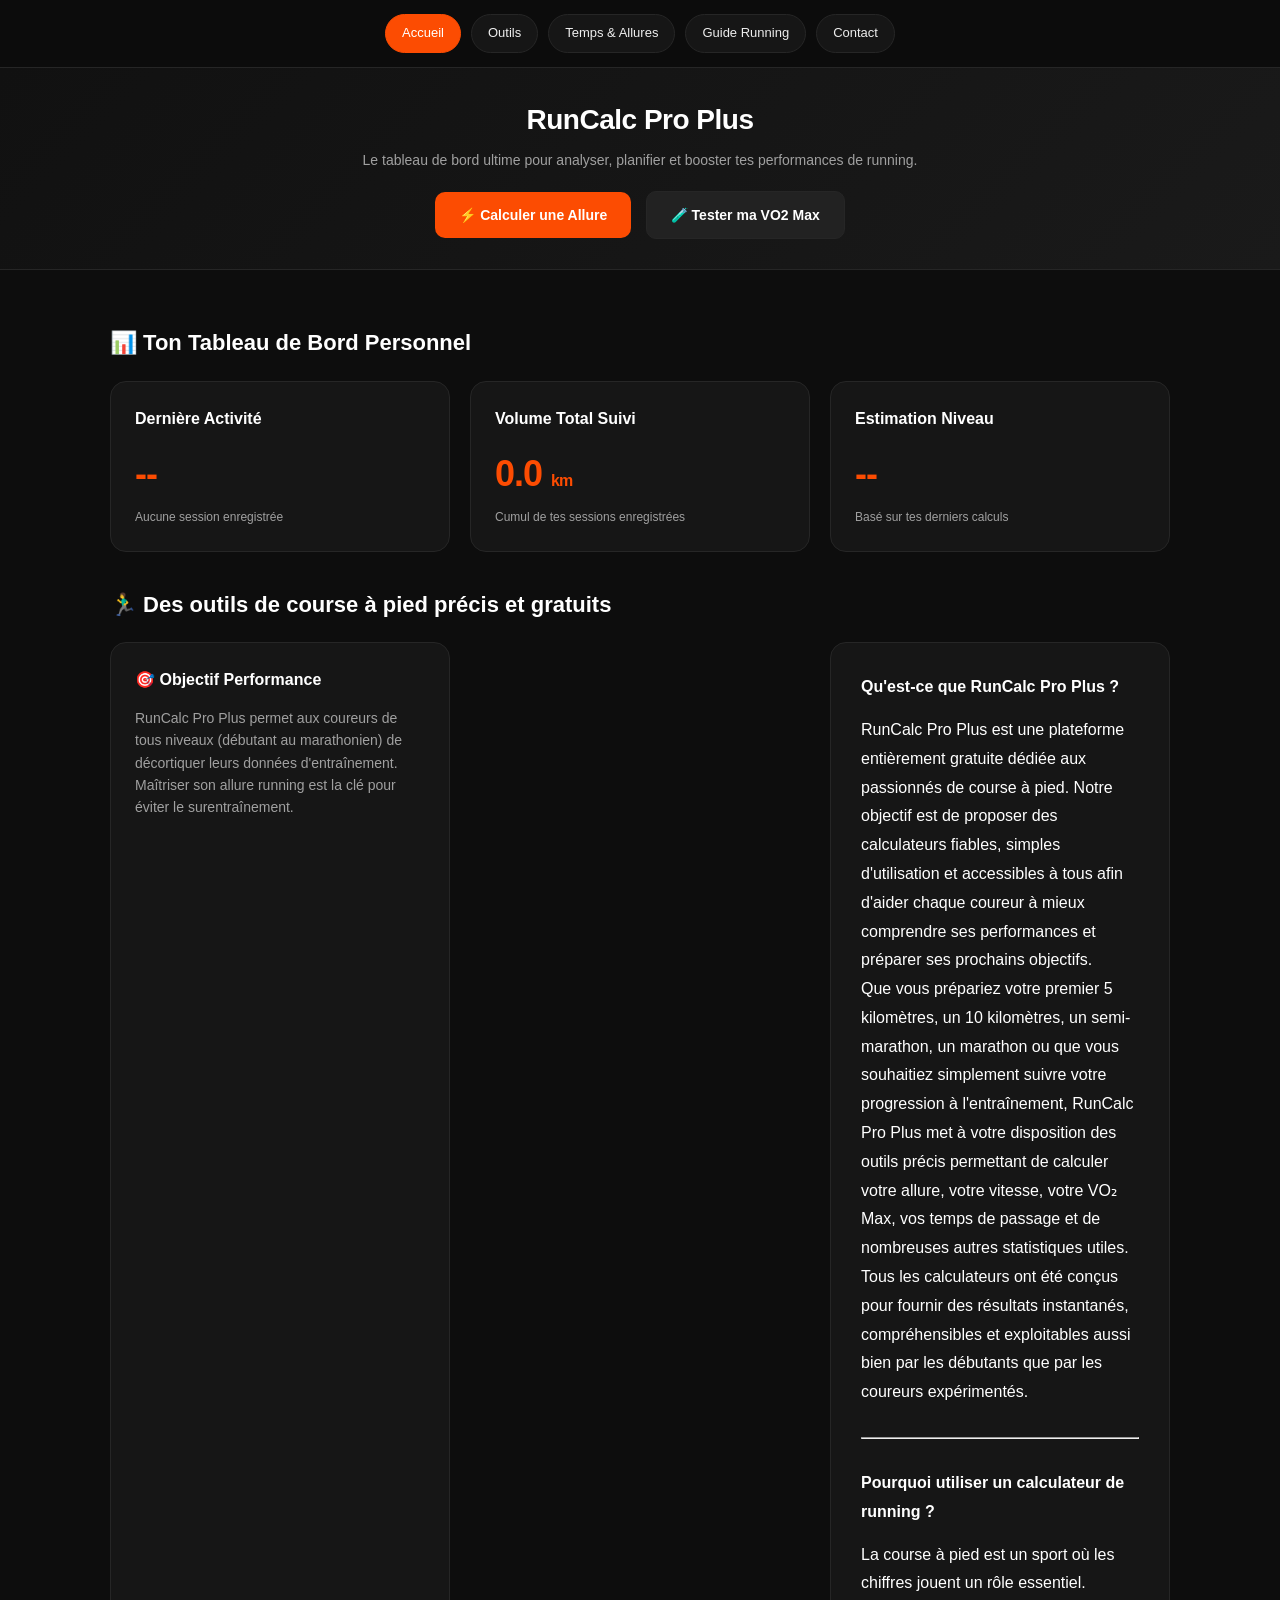
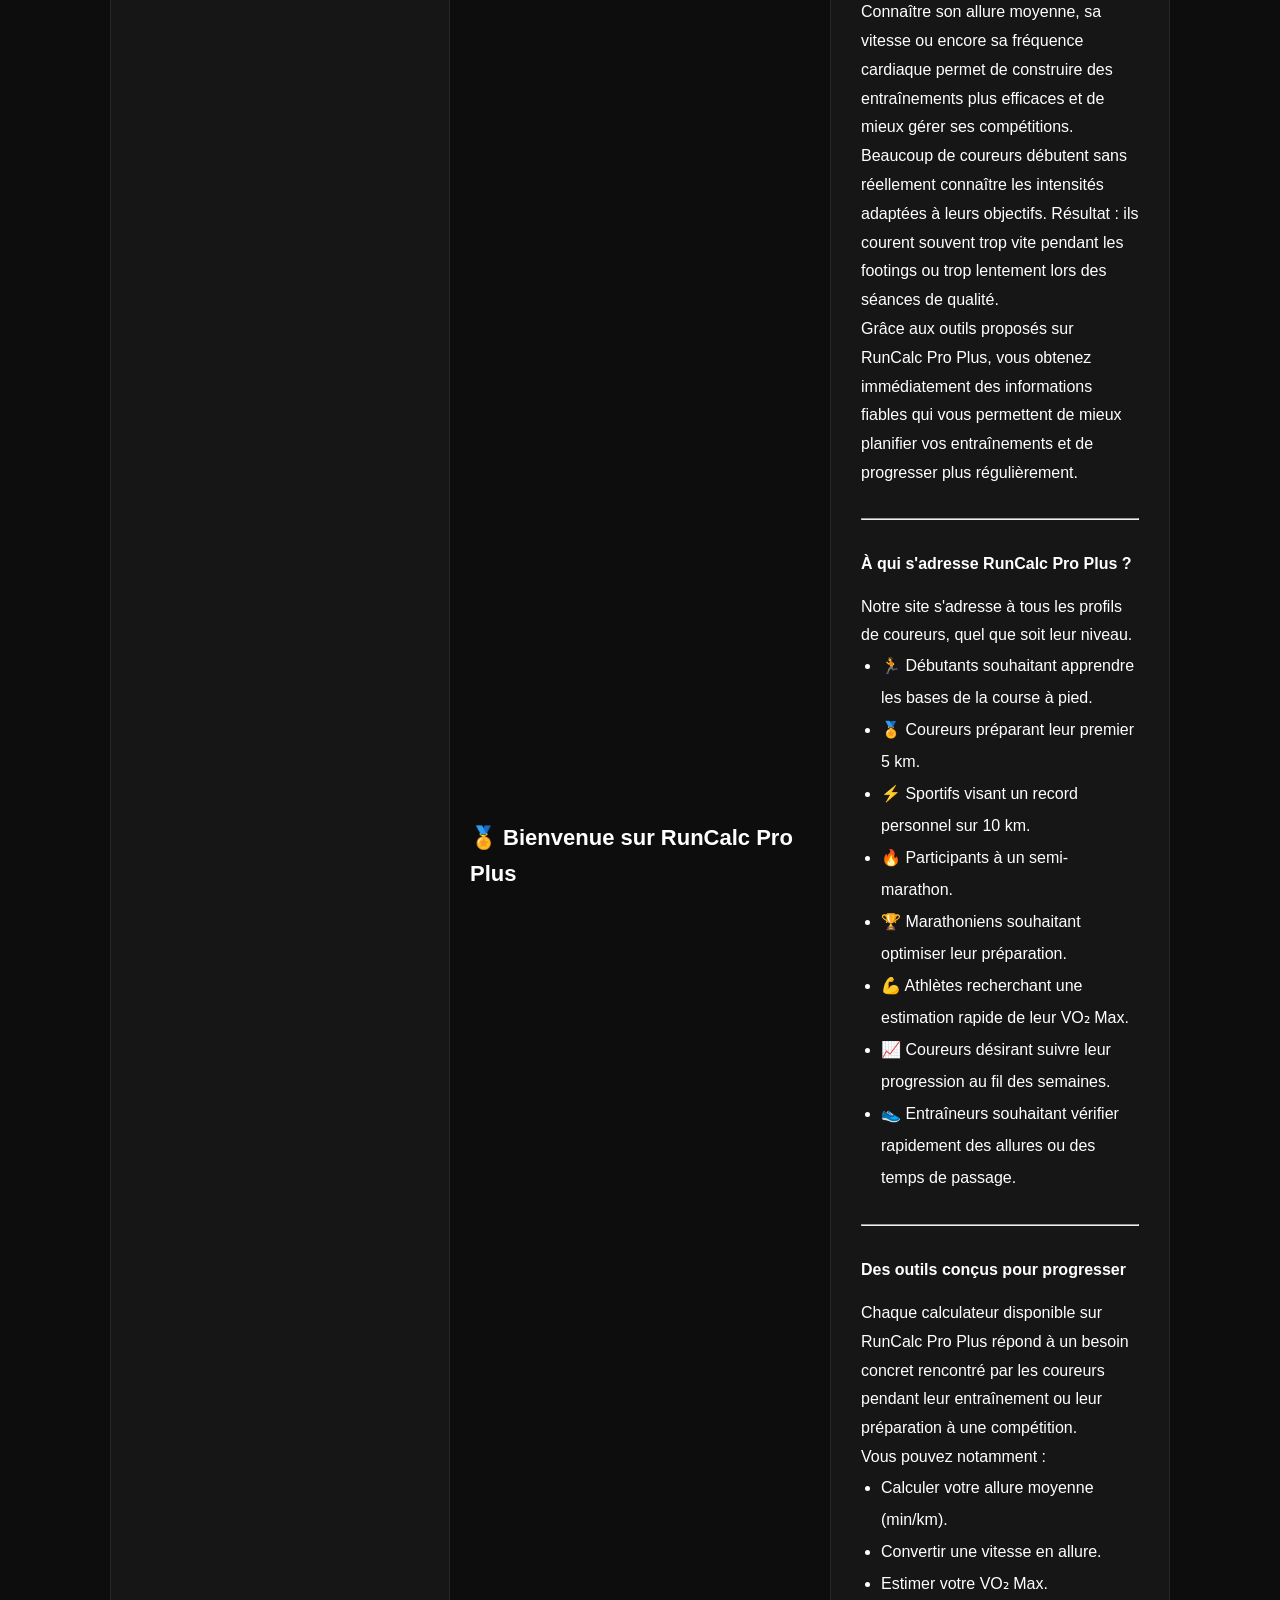
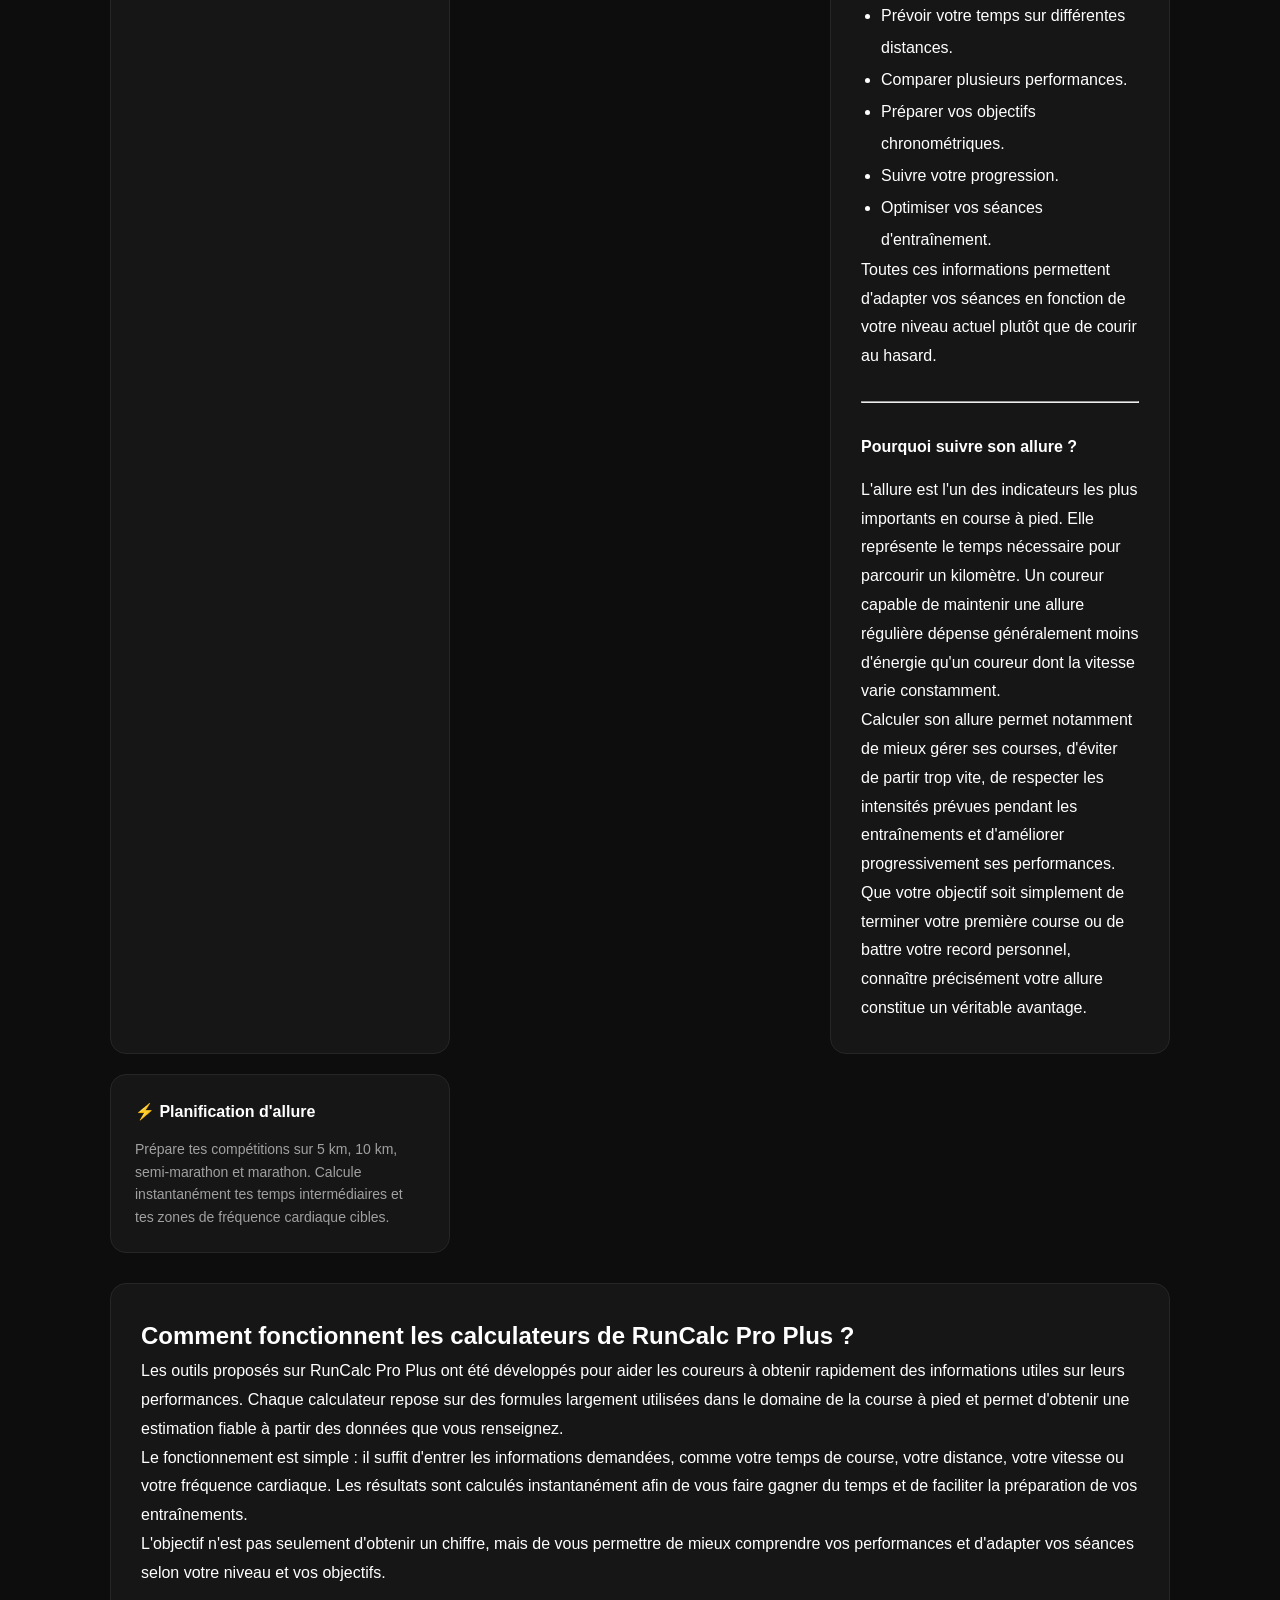
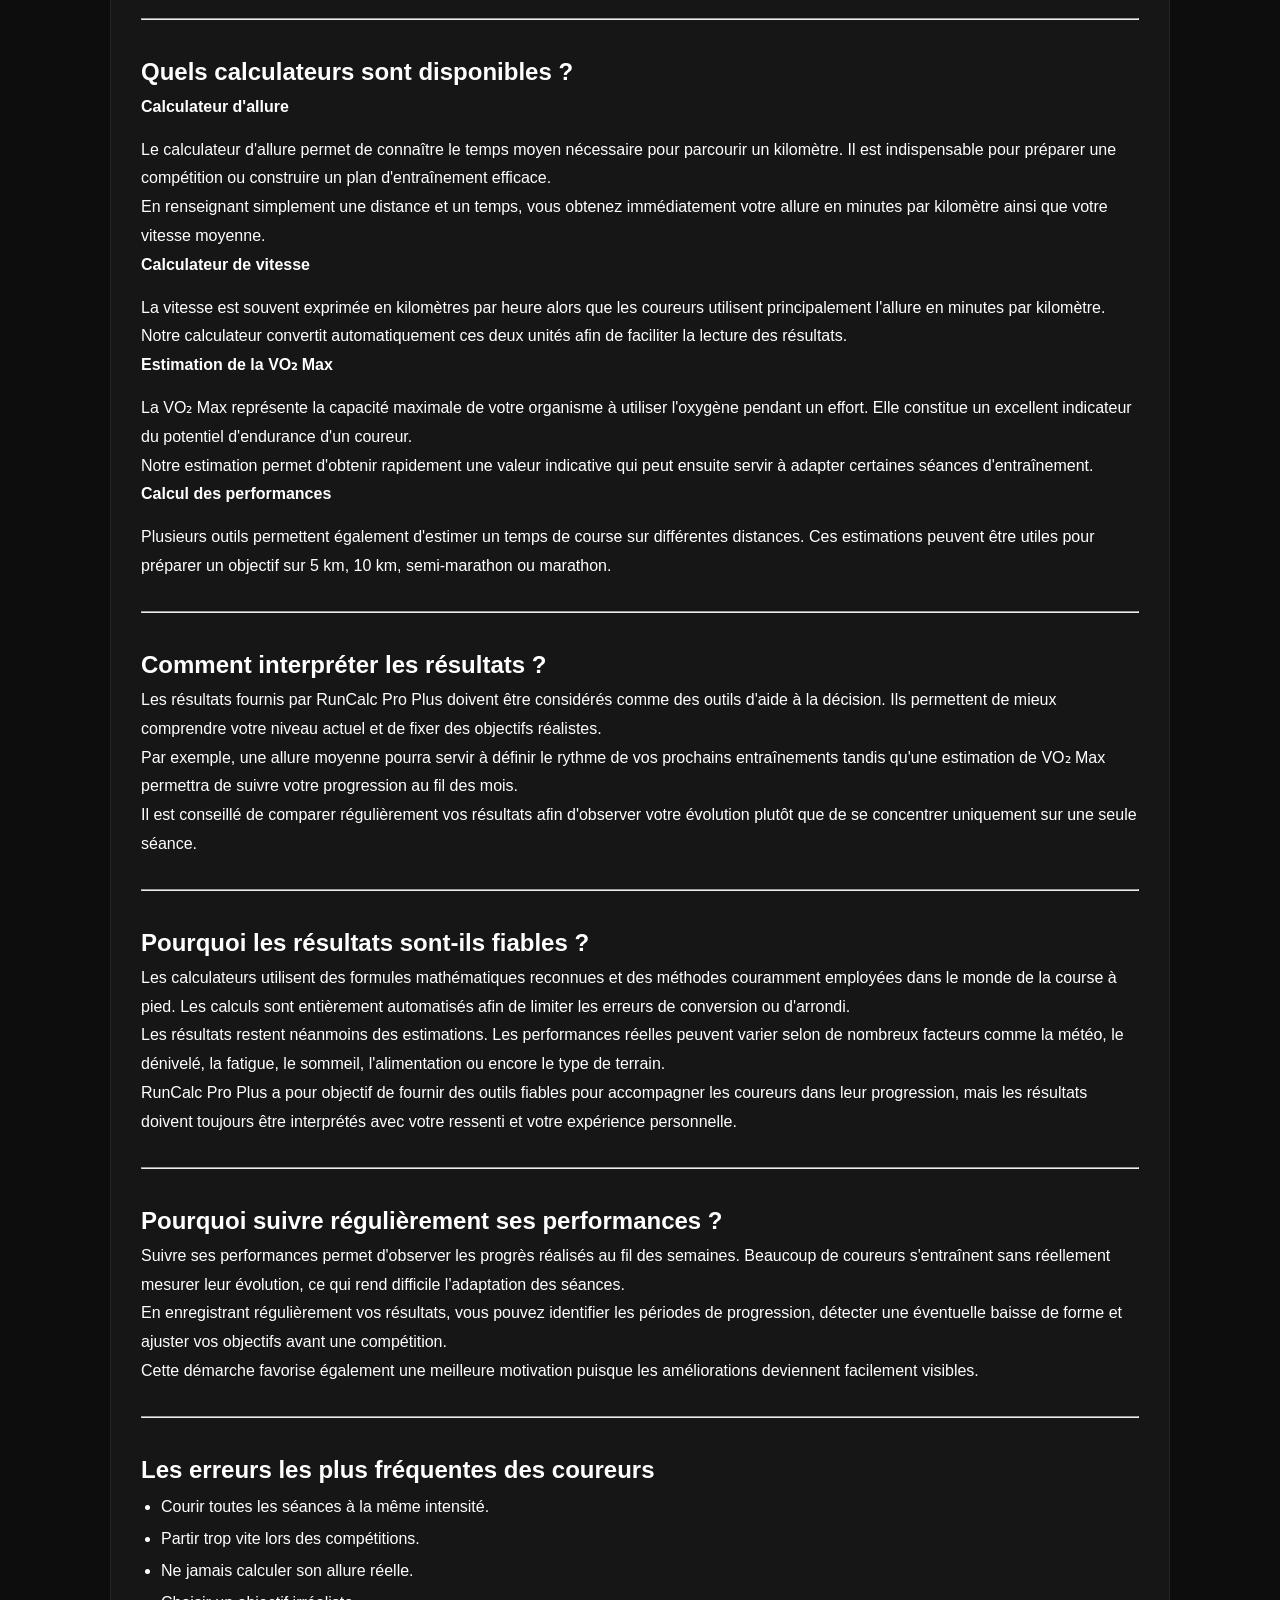
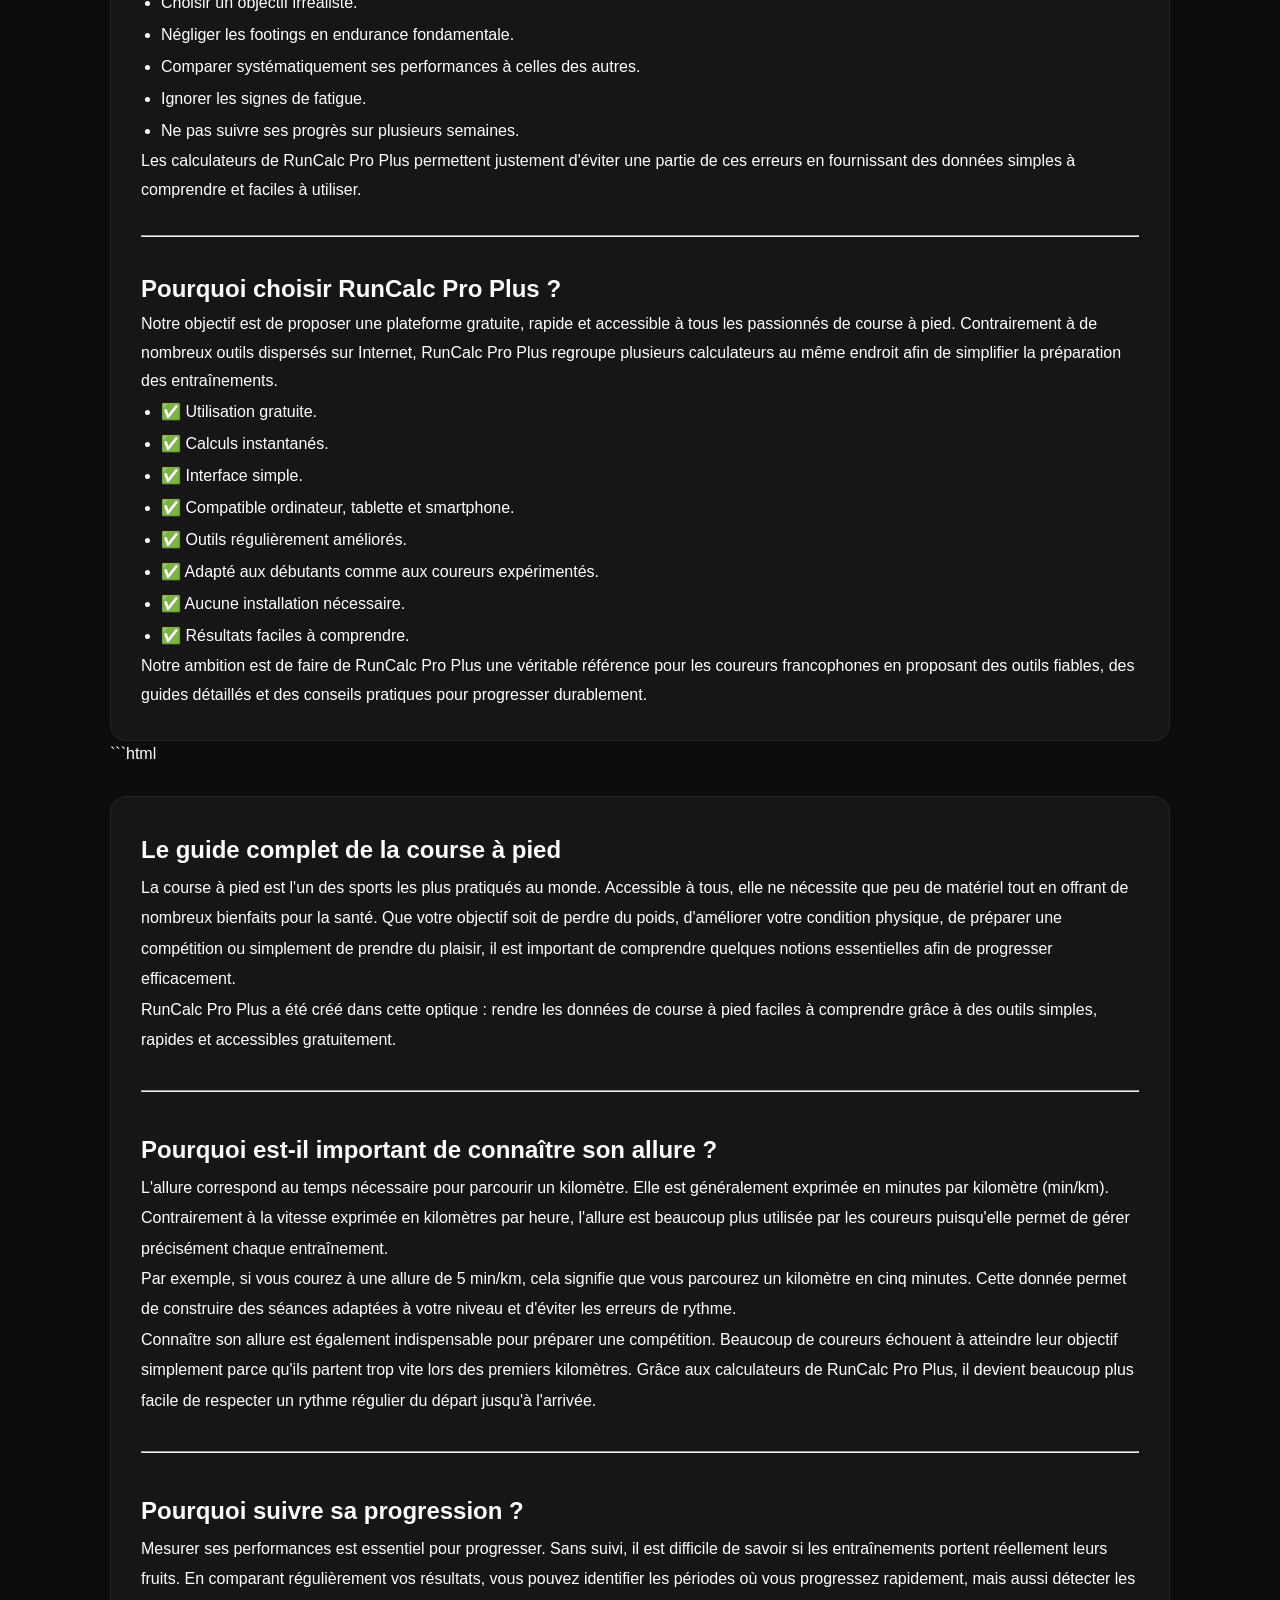
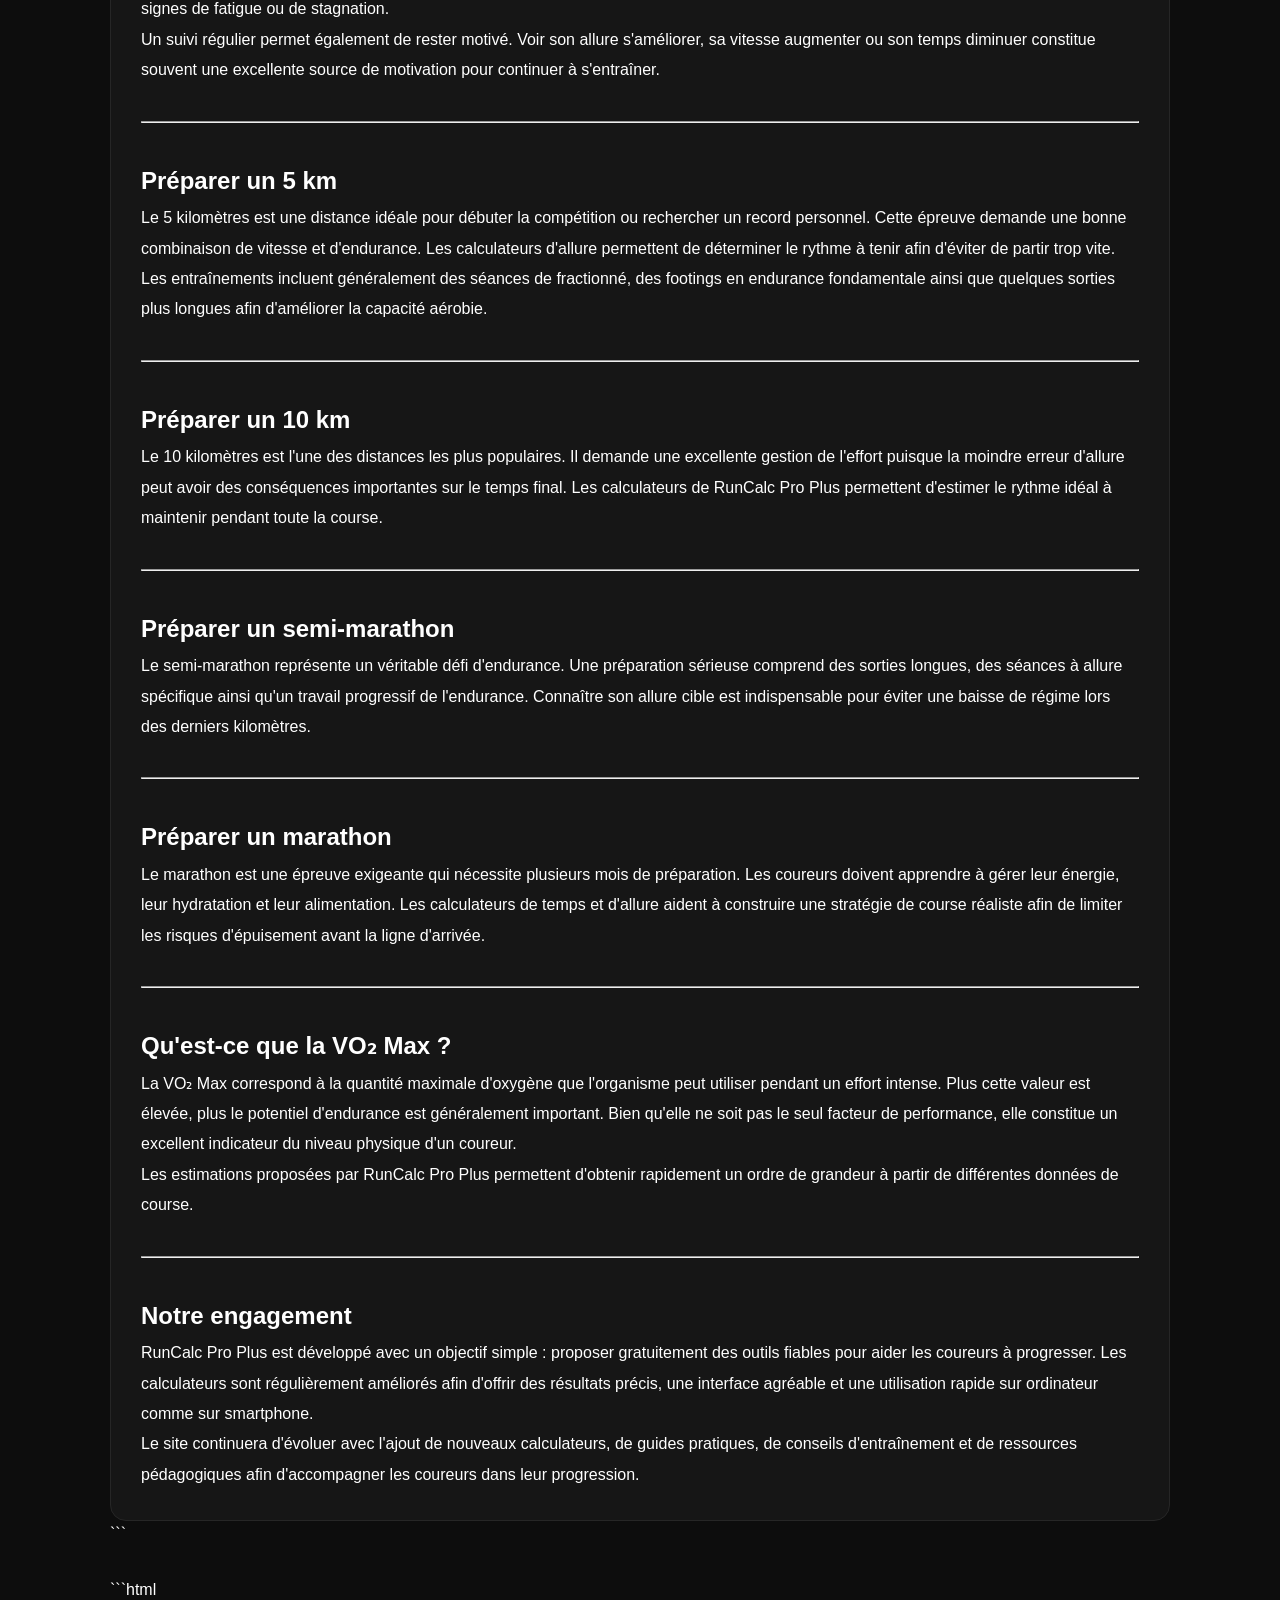
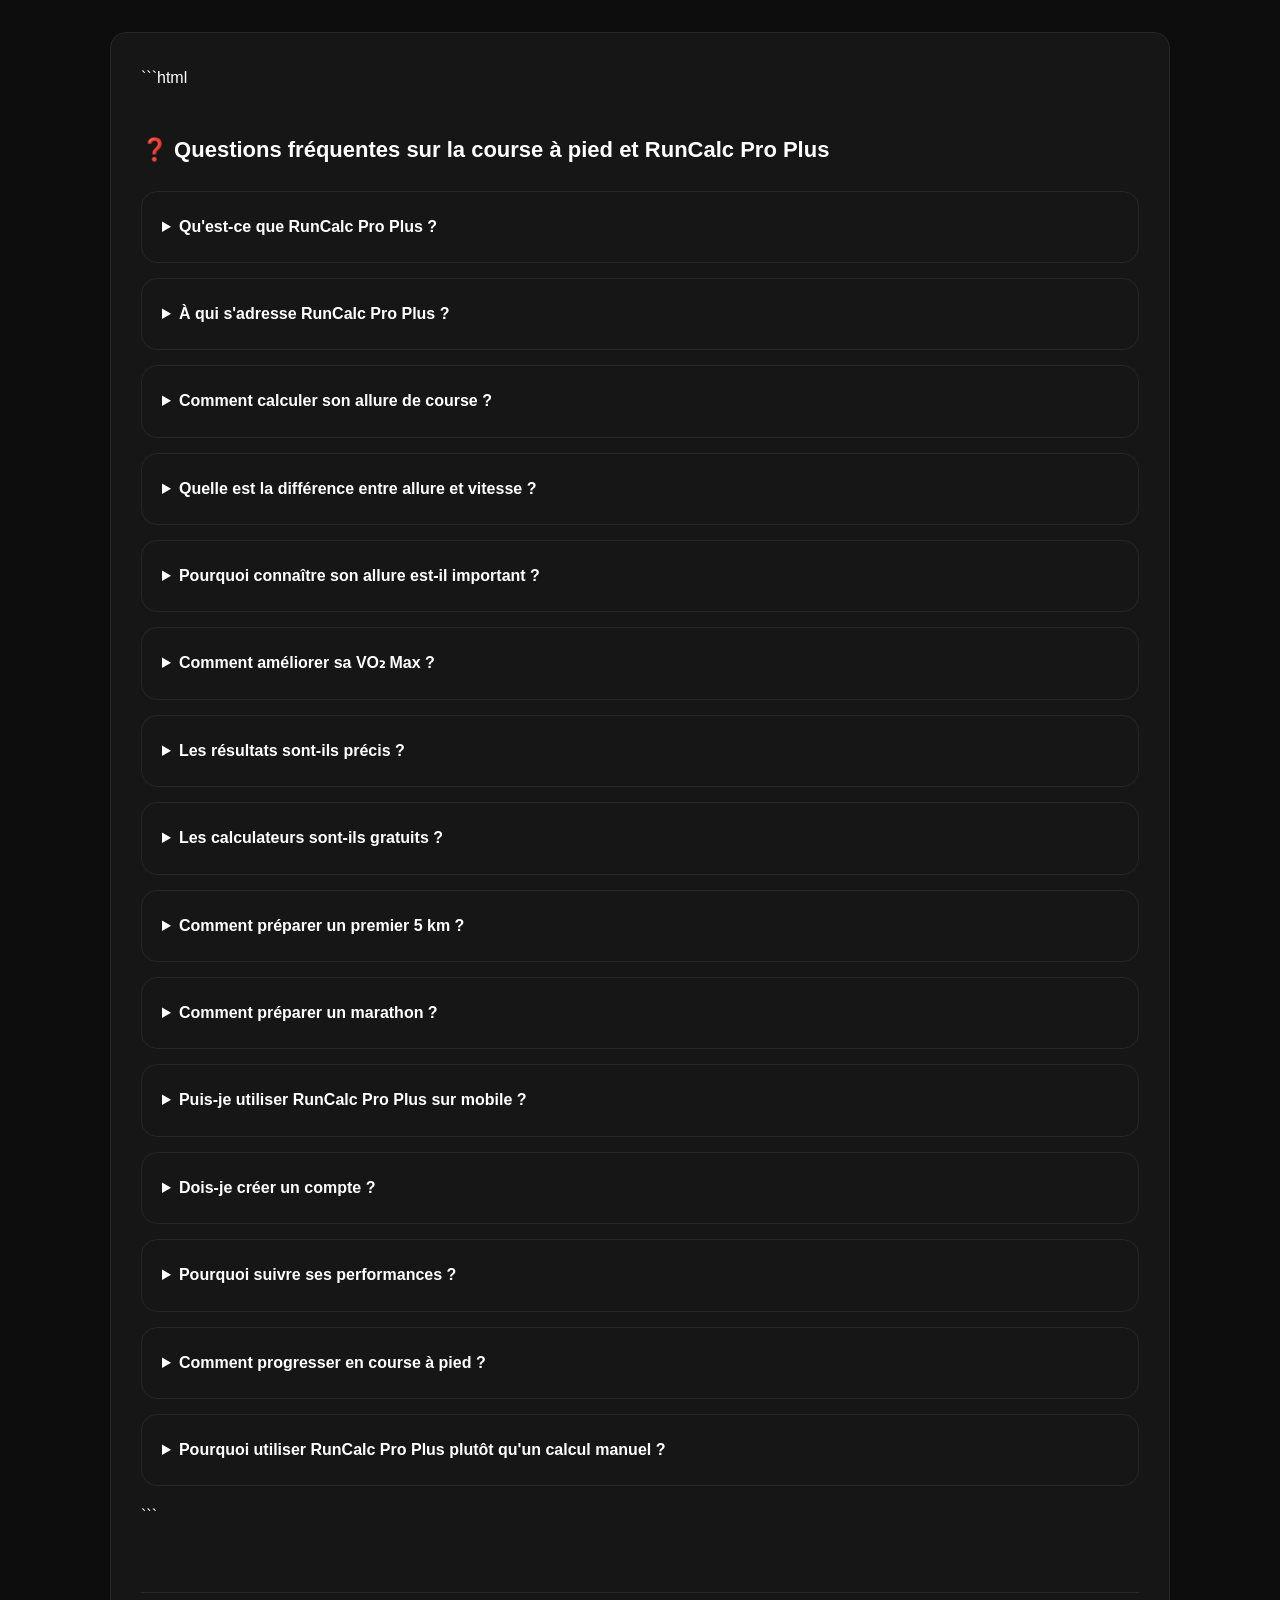
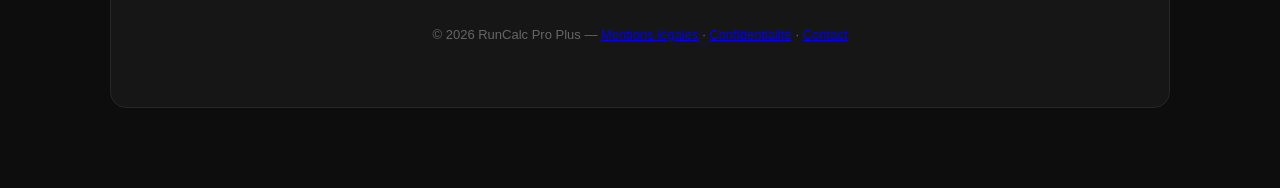
<file: index.html>
<!DOCTYPE html>
<html lang="fr">
<head>
  <meta charset="UTF-8">
  <meta name="viewport" content="width=device-width, initial-scale=1.0">
  <title>Calcul allure running 5 km, 10 km, semi-marathon - VO2 max & entraînement | RunCalc Pro Plus</title>
  <meta name="description" content="RunCalc Pro Plus : calcule ton allure, vitesse, VO2 max, temps sur 5 km, 10 km, semi-marathon et marathon. Outils gratuits pour coureurs.">
  <meta name="keywords" content="running, allure course, 5 km, 10 km, semi marathon, marathon, VO2 max">
  <meta name="author" content="RunCalc Pro Plus">
  
  <meta property="og:title" content="RunCalc Pro Plus">
  <meta property="og:description" content="Outils gratuits pour coureurs : allure, vitesse, VO2 max">
  <meta property="og:type" content="website">
  <link rel="canonical" href="https://runcalcfr.github.io/">

  <link rel="stylesheet" href="style.css">

  <script async src="https://pagead2.googlesyndication.com/pagead/js/adsbygoogle.js?client=ca-pub-9530999475279577" crossorigin="anonymous"></script>
</head>
<body>

  <nav>
    <a href="index.html" class="active">Accueil</a>
    <a href="https://runcalcfr.github.io/executercalc.html">Outils</a>
    <a href="temps.html">Temps & Allures</a>
    <a href="guide-running.html">Guide Running</a>
    <a href="contact.html">Contact</a>
  </nav>

  <header>
    <h1>RunCalc Pro Plus</h1>
    <p>Le tableau de bord ultime pour analyser, planifier et booster tes performances de running.</p>
    <div style="margin-top: 20px;">
      <a href="temps.html" style="display:inline-block; padding:12px 24px; background:var(--orange); color:white; text-decoration:none; border-radius:10px; font-weight:600; font-size:14px; margin-right:10px;">⚡ Calculer une Allure</a>
      <a href="https://runcalcfr.github.io/executercalc.html" style="display:inline-block; padding:12px 24px; background:#222; color:white; text-decoration:none; border-radius:10px; font-weight:600; font-size:14px; border:1px solid var(--border);">🧪 Tester ma VO2 Max</a>
    </div>
  </header>

  <div class="container">

    <div class="ads">
      <ins class="adsbygoogle" style="display:block" data-ad-client="ca-pub-9530999475279577" data-ad-slot="5943686303" data-ad-format="auto" data-full-width-responsive="true"></ins>
      <script>(adsbygoogle = window.adsbygoogle || []).push({});</script>
    </div>

    <h2 class="section-title">📊 Ton Tableau de Bord Personnel</h2>
    <div class="grid">
      <div class="card">
        <h3>Dernière Activité</h3>
        <div class="stat" id="dashLastRun">--</div>
        <div class="label" id="dashLastDate">Aucune session enregistrée</div>
      </div>
      <div class="card">
        <h3>Volume Total Suivi</h3>
        <div class="stat" id="dashTotalKm">0.0 <span style="font-size:16px;">km</span></div>
        <div class="label">Cumul de tes sessions enregistrées</div>
      </div>
      <div class="card">
        <h3>Estimation Niveau</h3>
        <div class="stat" id="dashLevel">--</div>
        <div class="label">Basé sur tes derniers calculs</div>
      </div>
    </div>

    <h2 class="section-title">🏃‍♂️ Des outils de course à pied précis et gratuits</h2>
    <div class="grid">
      <div class="card">
        <h3>🎯 Objectif Performance</h3>
        <p style="color:var(--text-muted); font-size:14px;">RunCalc Pro Plus permet aux coureurs de tous niveaux (débutant au marathonien) de décortiquer leurs données d'entraînement. Maîtriser son allure running est la clé pour éviter le surentraînement.</p>
      </div>
      <h2 class="section-title">🏅 Bienvenue sur RunCalc Pro Plus</h2>

<section class="card" style="padding:30px; line-height:1.8;">

<h3>Qu'est-ce que RunCalc Pro Plus ?</h3>

<p>
RunCalc Pro Plus est une plateforme entièrement gratuite dédiée aux passionnés de course à pied. Notre objectif est de proposer des calculateurs fiables, simples d'utilisation et accessibles à tous afin d'aider chaque coureur à mieux comprendre ses performances et préparer ses prochains objectifs.
</p>

<p>
Que vous prépariez votre premier 5 kilomètres, un 10 kilomètres, un semi-marathon, un marathon ou que vous souhaitiez simplement suivre votre progression à l'entraînement, RunCalc Pro Plus met à votre disposition des outils précis permettant de calculer votre allure, votre vitesse, votre VO₂ Max, vos temps de passage et de nombreuses autres statistiques utiles.
</p>

<p>
Tous les calculateurs ont été conçus pour fournir des résultats instantanés, compréhensibles et exploitables aussi bien par les débutants que par les coureurs expérimentés.
</p>

<hr style="margin:30px 0;">

<h3>Pourquoi utiliser un calculateur de running ?</h3>

<p>
La course à pied est un sport où les chiffres jouent un rôle essentiel. Connaître son allure moyenne, sa vitesse ou encore sa fréquence cardiaque permet de construire des entraînements plus efficaces et de mieux gérer ses compétitions.
</p>

<p>
Beaucoup de coureurs débutent sans réellement connaître les intensités adaptées à leurs objectifs. Résultat : ils courent souvent trop vite pendant les footings ou trop lentement lors des séances de qualité.
</p>

<p>
Grâce aux outils proposés sur RunCalc Pro Plus, vous obtenez immédiatement des informations fiables qui vous permettent de mieux planifier vos entraînements et de progresser plus régulièrement.
</p>

<hr style="margin:30px 0;">

<h3>À qui s'adresse RunCalc Pro Plus ?</h3>

<p>
Notre site s'adresse à tous les profils de coureurs, quel que soit leur niveau.
</p>

<ul style="margin-left:20px; line-height:2;">

<li>🏃 Débutants souhaitant apprendre les bases de la course à pied.</li>

<li>🏅 Coureurs préparant leur premier 5 km.</li>

<li>⚡ Sportifs visant un record personnel sur 10 km.</li>

<li>🔥 Participants à un semi-marathon.</li>

<li>🏆 Marathoniens souhaitant optimiser leur préparation.</li>

<li>💪 Athlètes recherchant une estimation rapide de leur VO₂ Max.</li>

<li>📈 Coureurs désirant suivre leur progression au fil des semaines.</li>

<li>👟 Entraîneurs souhaitant vérifier rapidement des allures ou des temps de passage.</li>

</ul>

<hr style="margin:30px 0;">

<h3>Des outils conçus pour progresser</h3>

<p>
Chaque calculateur disponible sur RunCalc Pro Plus répond à un besoin concret rencontré par les coureurs pendant leur entraînement ou leur préparation à une compétition.
</p>

<p>
Vous pouvez notamment :
</p>

<ul style="margin-left:20px; line-height:2;">

<li>Calculer votre allure moyenne (min/km).</li>

<li>Convertir une vitesse en allure.</li>

<li>Estimer votre VO₂ Max.</li>

<li>Prévoir votre temps sur différentes distances.</li>

<li>Comparer plusieurs performances.</li>

<li>Préparer vos objectifs chronométriques.</li>

<li>Suivre votre progression.</li>

<li>Optimiser vos séances d'entraînement.</li>

</ul>

<p>
Toutes ces informations permettent d'adapter vos séances en fonction de votre niveau actuel plutôt que de courir au hasard.
</p>

<hr style="margin:30px 0;">

<h3>Pourquoi suivre son allure ?</h3>

<p>
L'allure est l'un des indicateurs les plus importants en course à pied. Elle représente le temps nécessaire pour parcourir un kilomètre. Un coureur capable de maintenir une allure régulière dépense généralement moins d'énergie qu'un coureur dont la vitesse varie constamment.
</p>

<p>
Calculer son allure permet notamment de mieux gérer ses courses, d'éviter de partir trop vite, de respecter les intensités prévues pendant les entraînements et d'améliorer progressivement ses performances.
</p>

<p>
Que votre objectif soit simplement de terminer votre première course ou de battre votre record personnel, connaître précisément votre allure constitue un véritable avantage.
</p>

</section>
      
      <div class="card">
        <h3>⚡ Planification d'allure</h3>
        <p style="color:var(--text-muted); font-size:14px;">Prépare tes compétitions sur 5 km, 10 km, semi-marathon et marathon. Calcule instantanément tes temps intermédiaires et tes zones de fréquence cardiaque cibles.</p>
      </div>
    </div>

<section class="card" style="padding:30px; margin-top:30px; line-height:1.8;">

<h2>Comment fonctionnent les calculateurs de RunCalc Pro Plus ?</h2>

<p>
Les outils proposés sur RunCalc Pro Plus ont été développés pour aider les coureurs à obtenir rapidement des informations utiles sur leurs performances. Chaque calculateur repose sur des formules largement utilisées dans le domaine de la course à pied et permet d'obtenir une estimation fiable à partir des données que vous renseignez.
</p>

<p>
Le fonctionnement est simple : il suffit d'entrer les informations demandées, comme votre temps de course, votre distance, votre vitesse ou votre fréquence cardiaque. Les résultats sont calculés instantanément afin de vous faire gagner du temps et de faciliter la préparation de vos entraînements.
</p>

<p>
L'objectif n'est pas seulement d'obtenir un chiffre, mais de vous permettre de mieux comprendre vos performances et d'adapter vos séances selon votre niveau et vos objectifs.
</p>

<hr style="margin:30px 0;">

<h2>Quels calculateurs sont disponibles ?</h2>

<h3>Calculateur d'allure</h3>

<p>
Le calculateur d'allure permet de connaître le temps moyen nécessaire pour parcourir un kilomètre. Il est indispensable pour préparer une compétition ou construire un plan d'entraînement efficace.
</p>

<p>
En renseignant simplement une distance et un temps, vous obtenez immédiatement votre allure en minutes par kilomètre ainsi que votre vitesse moyenne.
</p>

<h3>Calculateur de vitesse</h3>

<p>
La vitesse est souvent exprimée en kilomètres par heure alors que les coureurs utilisent principalement l'allure en minutes par kilomètre. Notre calculateur convertit automatiquement ces deux unités afin de faciliter la lecture des résultats.
</p>

<h3>Estimation de la VO₂ Max</h3>

<p>
La VO₂ Max représente la capacité maximale de votre organisme à utiliser l'oxygène pendant un effort. Elle constitue un excellent indicateur du potentiel d'endurance d'un coureur.
</p>

<p>
Notre estimation permet d'obtenir rapidement une valeur indicative qui peut ensuite servir à adapter certaines séances d'entraînement.
</p>

<h3>Calcul des performances</h3>

<p>
Plusieurs outils permettent également d'estimer un temps de course sur différentes distances. Ces estimations peuvent être utiles pour préparer un objectif sur 5 km, 10 km, semi-marathon ou marathon.
</p>

<hr style="margin:30px 0;">

<h2>Comment interpréter les résultats ?</h2>

<p>
Les résultats fournis par RunCalc Pro Plus doivent être considérés comme des outils d'aide à la décision. Ils permettent de mieux comprendre votre niveau actuel et de fixer des objectifs réalistes.
</p>

<p>
Par exemple, une allure moyenne pourra servir à définir le rythme de vos prochains entraînements tandis qu'une estimation de VO₂ Max permettra de suivre votre progression au fil des mois.
</p>

<p>
Il est conseillé de comparer régulièrement vos résultats afin d'observer votre évolution plutôt que de se concentrer uniquement sur une seule séance.
</p>

<hr style="margin:30px 0;">

<h2>Pourquoi les résultats sont-ils fiables ?</h2>

<p>
Les calculateurs utilisent des formules mathématiques reconnues et des méthodes couramment employées dans le monde de la course à pied. Les calculs sont entièrement automatisés afin de limiter les erreurs de conversion ou d'arrondi.
</p>

<p>
Les résultats restent néanmoins des estimations. Les performances réelles peuvent varier selon de nombreux facteurs comme la météo, le dénivelé, la fatigue, le sommeil, l'alimentation ou encore le type de terrain.
</p>

<p>
RunCalc Pro Plus a pour objectif de fournir des outils fiables pour accompagner les coureurs dans leur progression, mais les résultats doivent toujours être interprétés avec votre ressenti et votre expérience personnelle.
</p>

<hr style="margin:30px 0;">

<h2>Pourquoi suivre régulièrement ses performances ?</h2>

<p>
Suivre ses performances permet d'observer les progrès réalisés au fil des semaines. Beaucoup de coureurs s'entraînent sans réellement mesurer leur évolution, ce qui rend difficile l'adaptation des séances.
</p>

<p>
En enregistrant régulièrement vos résultats, vous pouvez identifier les périodes de progression, détecter une éventuelle baisse de forme et ajuster vos objectifs avant une compétition.
</p>

<p>
Cette démarche favorise également une meilleure motivation puisque les améliorations deviennent facilement visibles.
</p>

<hr style="margin:30px 0;">

<h2>Les erreurs les plus fréquentes des coureurs</h2>

<ul style="margin-left:20px; line-height:2;">

<li>Courir toutes les séances à la même intensité.</li>

<li>Partir trop vite lors des compétitions.</li>

<li>Ne jamais calculer son allure réelle.</li>

<li>Choisir un objectif irréaliste.</li>

<li>Négliger les footings en endurance fondamentale.</li>

<li>Comparer systématiquement ses performances à celles des autres.</li>

<li>Ignorer les signes de fatigue.</li>

<li>Ne pas suivre ses progrès sur plusieurs semaines.</li>

</ul>

<p>
Les calculateurs de RunCalc Pro Plus permettent justement d'éviter une partie de ces erreurs en fournissant des données simples à comprendre et faciles à utiliser.
</p>

<hr style="margin:30px 0;">

<h2>Pourquoi choisir RunCalc Pro Plus ?</h2>

<p>
Notre objectif est de proposer une plateforme gratuite, rapide et accessible à tous les passionnés de course à pied. Contrairement à de nombreux outils dispersés sur Internet, RunCalc Pro Plus regroupe plusieurs calculateurs au même endroit afin de simplifier la préparation des entraînements.
</p>

<ul style="margin-left:20px; line-height:2;">

<li>✅ Utilisation gratuite.</li>

<li>✅ Calculs instantanés.</li>

<li>✅ Interface simple.</li>

<li>✅ Compatible ordinateur, tablette et smartphone.</li>

<li>✅ Outils régulièrement améliorés.</li>

<li>✅ Adapté aux débutants comme aux coureurs expérimentés.</li>

<li>✅ Aucune installation nécessaire.</li>

<li>✅ Résultats faciles à comprendre.</li>

</ul>

<p>
Notre ambition est de faire de RunCalc Pro Plus une véritable référence pour les coureurs francophones en proposant des outils fiables, des guides détaillés et des conseils pratiques pour progresser durablement.
</p>

</section>

    ```html
<section class="card" style="padding:30px; margin-top:30px; line-height:1.9;">

<h2>Le guide complet de la course à pied</h2>

<p>
La course à pied est l'un des sports les plus pratiqués au monde. Accessible à tous, elle ne nécessite que peu de matériel tout en offrant de nombreux bienfaits pour la santé. Que votre objectif soit de perdre du poids, d'améliorer votre condition physique, de préparer une compétition ou simplement de prendre du plaisir, il est important de comprendre quelques notions essentielles afin de progresser efficacement.
</p>

<p>
RunCalc Pro Plus a été créé dans cette optique : rendre les données de course à pied faciles à comprendre grâce à des outils simples, rapides et accessibles gratuitement.
</p>

<hr style="margin:35px 0;">

<h2>Pourquoi est-il important de connaître son allure ?</h2>

<p>
L'allure correspond au temps nécessaire pour parcourir un kilomètre. Elle est généralement exprimée en minutes par kilomètre (min/km). Contrairement à la vitesse exprimée en kilomètres par heure, l'allure est beaucoup plus utilisée par les coureurs puisqu'elle permet de gérer précisément chaque entraînement.
</p>

<p>
Par exemple, si vous courez à une allure de 5 min/km, cela signifie que vous parcourez un kilomètre en cinq minutes. Cette donnée permet de construire des séances adaptées à votre niveau et d'éviter les erreurs de rythme.
</p>

<p>
Connaître son allure est également indispensable pour préparer une compétition. Beaucoup de coureurs échouent à atteindre leur objectif simplement parce qu'ils partent trop vite lors des premiers kilomètres. Grâce aux calculateurs de RunCalc Pro Plus, il devient beaucoup plus facile de respecter un rythme régulier du départ jusqu'à l'arrivée.
</p>

<hr style="margin:35px 0;">

<h2>Pourquoi suivre sa progression ?</h2>

<p>
Mesurer ses performances est essentiel pour progresser. Sans suivi, il est difficile de savoir si les entraînements portent réellement leurs fruits. En comparant régulièrement vos résultats, vous pouvez identifier les périodes où vous progressez rapidement, mais aussi détecter les signes de fatigue ou de stagnation.
</p>

<p>
Un suivi régulier permet également de rester motivé. Voir son allure s'améliorer, sa vitesse augmenter ou son temps diminuer constitue souvent une excellente source de motivation pour continuer à s'entraîner.
</p>

<hr style="margin:35px 0;">

<h2>Préparer un 5 km</h2>

<p>
Le 5 kilomètres est une distance idéale pour débuter la compétition ou rechercher un record personnel. Cette épreuve demande une bonne combinaison de vitesse et d'endurance. Les calculateurs d'allure permettent de déterminer le rythme à tenir afin d'éviter de partir trop vite.
</p>

<p>
Les entraînements incluent généralement des séances de fractionné, des footings en endurance fondamentale ainsi que quelques sorties plus longues afin d'améliorer la capacité aérobie.
</p>

<hr style="margin:35px 0;">

<h2>Préparer un 10 km</h2>

<p>
Le 10 kilomètres est l'une des distances les plus populaires. Il demande une excellente gestion de l'effort puisque la moindre erreur d'allure peut avoir des conséquences importantes sur le temps final. Les calculateurs de RunCalc Pro Plus permettent d'estimer le rythme idéal à maintenir pendant toute la course.
</p>

<hr style="margin:35px 0;">

<h2>Préparer un semi-marathon</h2>

<p>
Le semi-marathon représente un véritable défi d'endurance. Une préparation sérieuse comprend des sorties longues, des séances à allure spécifique ainsi qu'un travail progressif de l'endurance. Connaître son allure cible est indispensable pour éviter une baisse de régime lors des derniers kilomètres.
</p>

<hr style="margin:35px 0;">

<h2>Préparer un marathon</h2>

<p>
Le marathon est une épreuve exigeante qui nécessite plusieurs mois de préparation. Les coureurs doivent apprendre à gérer leur énergie, leur hydratation et leur alimentation. Les calculateurs de temps et d'allure aident à construire une stratégie de course réaliste afin de limiter les risques d'épuisement avant la ligne d'arrivée.
</p>

<hr style="margin:35px 0;">

<h2>Qu'est-ce que la VO₂ Max ?</h2>

<p>
La VO₂ Max correspond à la quantité maximale d'oxygène que l'organisme peut utiliser pendant un effort intense. Plus cette valeur est élevée, plus le potentiel d'endurance est généralement important. Bien qu'elle ne soit pas le seul facteur de performance, elle constitue un excellent indicateur du niveau physique d'un coureur.
</p>

<p>
Les estimations proposées par RunCalc Pro Plus permettent d'obtenir rapidement un ordre de grandeur à partir de différentes données de course.
</p>

<hr style="margin:35px 0;">

<h2>Notre engagement</h2>

<p>
RunCalc Pro Plus est développé avec un objectif simple : proposer gratuitement des outils fiables pour aider les coureurs à progresser. Les calculateurs sont régulièrement améliorés afin d'offrir des résultats précis, une interface agréable et une utilisation rapide sur ordinateur comme sur smartphone.
</p>

<p>
Le site continuera d'évoluer avec l'ajout de nouveaux calculateurs, de guides pratiques, de conseils d'entraînement et de ressources pédagogiques afin d'accompagner les coureurs dans leur progression.
</p>

</section>
```

    <div class="ads">
      <ins class="adsbygoogle" style="display:block" data-ad-client="ca-pub-9530999475279577" data-ad-slot="7452209090" data-ad-format="auto" data-full-width-responsive="true"></ins>
      <script>(adsbygoogle = window.adsbygoogle || []).push({});</script>
    </div>

   ```html
<section class="card" style="padding:30px; margin-top:30px; line-height:1.9;">

```html
<h2 class="section-title">❓ Questions fréquentes sur la course à pied et RunCalc Pro Plus</h2>

<div style="margin-top:20px;">

<details class="card" style="margin-bottom:15px;padding:0;">
<summary style="padding:20px;font-weight:600;cursor:pointer;">Qu'est-ce que RunCalc Pro Plus ?</summary>
<div style="padding:20px;color:var(--text-muted);line-height:1.8;">
RunCalc Pro Plus est une plateforme gratuite dédiée à la course à pied. Elle met à disposition plusieurs calculateurs permettant d'estimer votre allure, votre vitesse, votre VO₂ Max, vos temps de passage et d'autres indicateurs utiles pour préparer vos entraînements et vos compétitions. Le site s'adresse aussi bien aux débutants qu'aux coureurs expérimentés souhaitant mieux comprendre leurs performances.
</div>
</details>

<details class="card" style="margin-bottom:15px;padding:0;">
<summary style="padding:20px;font-weight:600;cursor:pointer;">À qui s'adresse RunCalc Pro Plus ?</summary>
<div style="padding:20px;color:var(--text-muted);line-height:1.8;">
Les outils sont conçus pour tous les niveaux : débutants, coureurs réguliers, athlètes confirmés, préparateurs physiques et entraîneurs. Que vous prépariez un 5 km, un 10 km, un semi-marathon ou un marathon, les calculateurs vous permettent d'obtenir rapidement des estimations fiables afin d'organiser vos entraînements.
</div>
</details>

<details class="card" style="margin-bottom:15px;padding:0;">
<summary style="padding:20px;font-weight:600;cursor:pointer;">Comment calculer son allure de course ?</summary>
<div style="padding:20px;color:var(--text-muted);line-height:1.8;">
L'allure correspond au temps nécessaire pour parcourir un kilomètre. Pour la calculer, il suffit de diviser votre temps total par la distance parcourue. Notre calculateur effectue automatiquement cette opération et affiche également votre vitesse moyenne afin de faciliter l'interprétation des résultats.
</div>
</details>

<details class="card" style="margin-bottom:15px;padding:0;">
<summary style="padding:20px;font-weight:600;cursor:pointer;">Quelle est la différence entre allure et vitesse ?</summary>
<div style="padding:20px;color:var(--text-muted);line-height:1.8;">
L'allure s'exprime en minutes par kilomètre (min/km), tandis que la vitesse est exprimée en kilomètres par heure (km/h). Les deux représentent la même performance mais avec deux unités différentes. Les calculateurs de RunCalc Pro Plus permettent de convertir facilement l'une vers l'autre.
</div>
</details>

<details class="card" style="margin-bottom:15px;padding:0;">
<summary style="padding:20px;font-weight:600;cursor:pointer;">Pourquoi connaître son allure est-il important ?</summary>
<div style="padding:20px;color:var(--text-muted);line-height:1.8;">
Connaître son allure permet de respecter les intensités prévues pendant les entraînements, d'éviter de partir trop vite en compétition et de construire des séances adaptées à son niveau. Une allure bien maîtrisée améliore généralement les performances et limite la fatigue inutile.
</div>
</details>

<details class="card" style="margin-bottom:15px;padding:0;">
<summary style="padding:20px;font-weight:600;cursor:pointer;">Comment améliorer sa VO₂ Max ?</summary>
<div style="padding:20px;color:var(--text-muted);line-height:1.8;">
La VO₂ Max peut être améliorée grâce à un entraînement régulier comprenant des séances de fractionné, du travail au seuil, des sorties longues et une récupération adaptée. Les progrès demandent du temps mais un entraînement structuré permet généralement d'obtenir une amélioration progressive.
</div>
</details>

<details class="card" style="margin-bottom:15px;padding:0;">
<summary style="padding:20px;font-weight:600;cursor:pointer;">Les résultats sont-ils précis ?</summary>
<div style="padding:20px;color:var(--text-muted);line-height:1.8;">
Les calculateurs utilisent des formules reconnues dans le domaine de la course à pied. Les résultats constituent des estimations fiables mais peuvent varier selon la météo, le terrain, la fatigue, le dénivelé, l'alimentation ou les conditions de course.
</div>
</details>

<details class="card" style="margin-bottom:15px;padding:0;">
<summary style="padding:20px;font-weight:600;cursor:pointer;">Les calculateurs sont-ils gratuits ?</summary>
<div style="padding:20px;color:var(--text-muted);line-height:1.8;">
Oui. Tous les outils proposés sur RunCalc Pro Plus sont accessibles gratuitement. Aucun abonnement n'est nécessaire pour utiliser les calculateurs disponibles sur le site.
</div>
</details>

<details class="card" style="margin-bottom:15px;padding:0;">
<summary style="padding:20px;font-weight:600;cursor:pointer;">Comment préparer un premier 5 km ?</summary>
<div style="padding:20px;color:var(--text-muted);line-height:1.8;">
Pour préparer un premier 5 km, il est conseillé de courir régulièrement, d'alterner les footings tranquilles avec quelques séances plus rapides et d'augmenter progressivement le volume d'entraînement. Les calculateurs d'allure peuvent vous aider à définir un rythme adapté.
</div>
</details>

<details class="card" style="margin-bottom:15px;padding:0;">
<summary style="padding:20px;font-weight:600;cursor:pointer;">Comment préparer un marathon ?</summary>
<div style="padding:20px;color:var(--text-muted);line-height:1.8;">
La préparation d'un marathon repose sur plusieurs mois d'entraînement comprenant des sorties longues, des séances spécifiques et une bonne récupération. Il est essentiel de définir une allure réaliste afin de gérer son effort pendant toute la course.
</div>
</details>

<details class="card" style="margin-bottom:15px;padding:0;">
<summary style="padding:20px;font-weight:600;cursor:pointer;">Puis-je utiliser RunCalc Pro Plus sur mobile ?</summary>
<div style="padding:20px;color:var(--text-muted);line-height:1.8;">
Oui. Le site est conçu pour fonctionner aussi bien sur ordinateur que sur smartphone ou tablette. Les calculateurs s'adaptent automatiquement à la taille de l'écran.
</div>
</details>

<details class="card" style="margin-bottom:15px;padding:0;">
<summary style="padding:20px;font-weight:600;cursor:pointer;">Dois-je créer un compte ?</summary>
<div style="padding:20px;color:var(--text-muted);line-height:1.8;">
Non. La majorité des outils peuvent être utilisés immédiatement sans créer de compte. Certaines informations peuvent être enregistrées localement sur votre appareil afin de suivre votre progression.
</div>
</details>

<details class="card" style="margin-bottom:15px;padding:0;">
<summary style="padding:20px;font-weight:600;cursor:pointer;">Pourquoi suivre ses performances ?</summary>
<div style="padding:20px;color:var(--text-muted);line-height:1.8;">
Suivre ses performances permet de mesurer ses progrès, d'adapter ses entraînements et de rester motivé. Comparer régulièrement ses résultats aide également à détecter une baisse de forme ou une amélioration significative.
</div>
</details>

<details class="card" style="margin-bottom:15px;padding:0;">
<summary style="padding:20px;font-weight:600;cursor:pointer;">Comment progresser en course à pied ?</summary>
<div style="padding:20px;color:var(--text-muted);line-height:1.8;">
La progression repose sur la régularité. Un entraînement équilibré comprenant endurance fondamentale, fractionné, récupération, alimentation adaptée et sommeil de qualité permet d'améliorer progressivement les performances tout en limitant les risques de blessure.
</div>
</details>

<details class="card" style="margin-bottom:15px;padding:0;">
<summary style="padding:20px;font-weight:600;cursor:pointer;">Pourquoi utiliser RunCalc Pro Plus plutôt qu'un calcul manuel ?</summary>
<div style="padding:20px;color:var(--text-muted);line-height:1.8;">
Les calculateurs permettent d'obtenir des résultats instantanés, limitent les erreurs de calcul et facilitent la préparation des entraînements. Ils regroupent plusieurs outils au même endroit, ce qui fait gagner du temps et simplifie l'analyse des performances.
</div>
</details>

</div>
```


   <div class="footer">
  © 2026 RunCalc Pro Plus — 
  <a href="mentions-legales.html">Mentions légales</a> · 
  <a href="confidentialite.html">Confidentialité</a> · 
  <a href="contact.html">Contact</a>
</div>
  </div>

  <script>
    document.addEventListener("DOMContentLoaded", function() {
      let runs = JSON.parse(localStorage.getItem("runs") || "[]");
      let history = JSON.parse(localStorage.getItem("history") || "[]");

      if (runs.length > 0) {
        let lastRun = runs[runs.length - 1];
        document.getElementById("dashLastRun").innerText = lastRun.d + " km";
        document.getElementById("dashLastDate").innerText = "Enregistré le " + lastRun.date;
        
        let total = runs.reduce((acc, curr) => acc + parseFloat(curr.d || 0), 0);
        document.getElementById("dashTotalKm").innerHTML = total.toFixed(1) + " <span style='font-size:16px;'>km</span>";
      }

      if (history.length > 0) {
        let lastVo2 = history[history.length - 1].vo2;
        if (lastVo2) {
          let numVo2 = parseFloat(lastVo2);
          let badge = "Débutant";
          if (numVo2 >= 35 && numVo2 < 45) badge = "Intermédiaire";
          else if (numVo2 >= 45 && numVo2 < 55) badge = "Bon niveau";
          else if (numVo2 >= 55) badge = "Athlète";
          document.getElementById("dashLevel").innerText = badge;
        }
      }
    });
  </script>
</body>
</html>
</file>
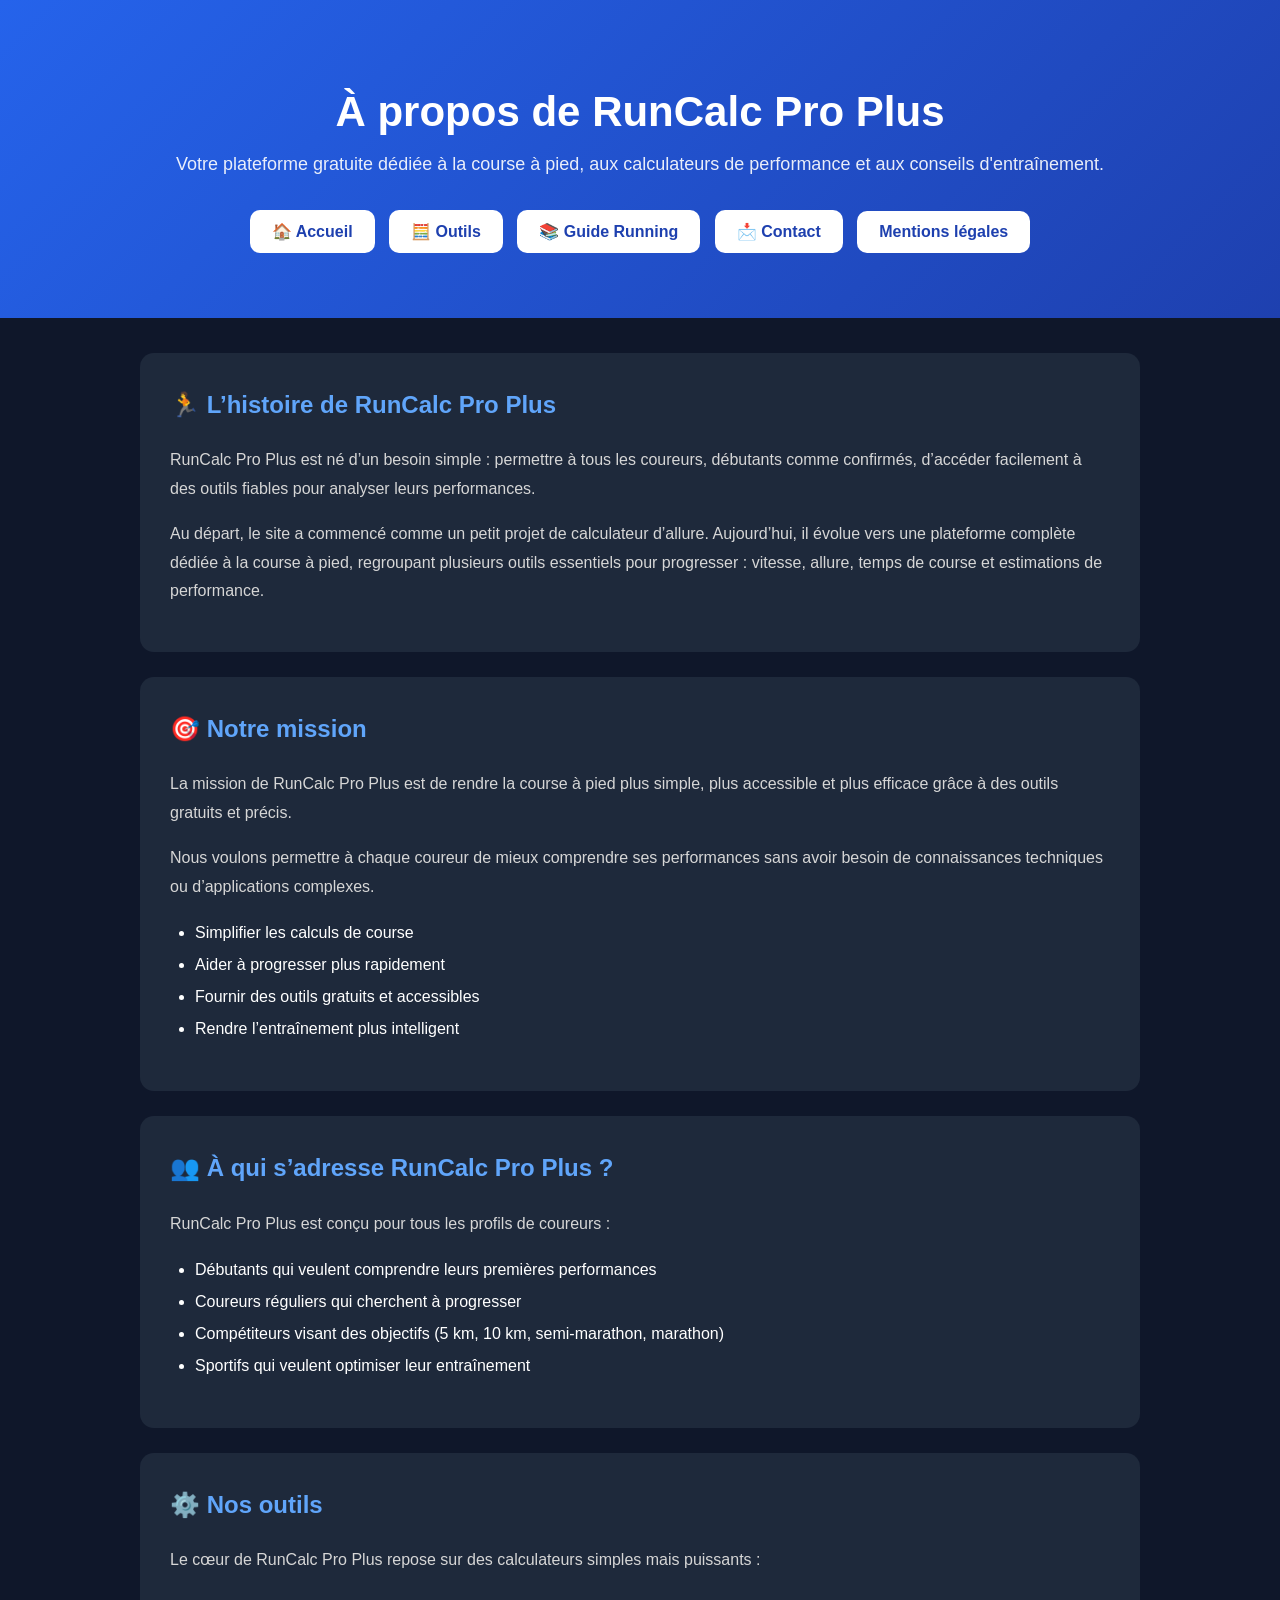
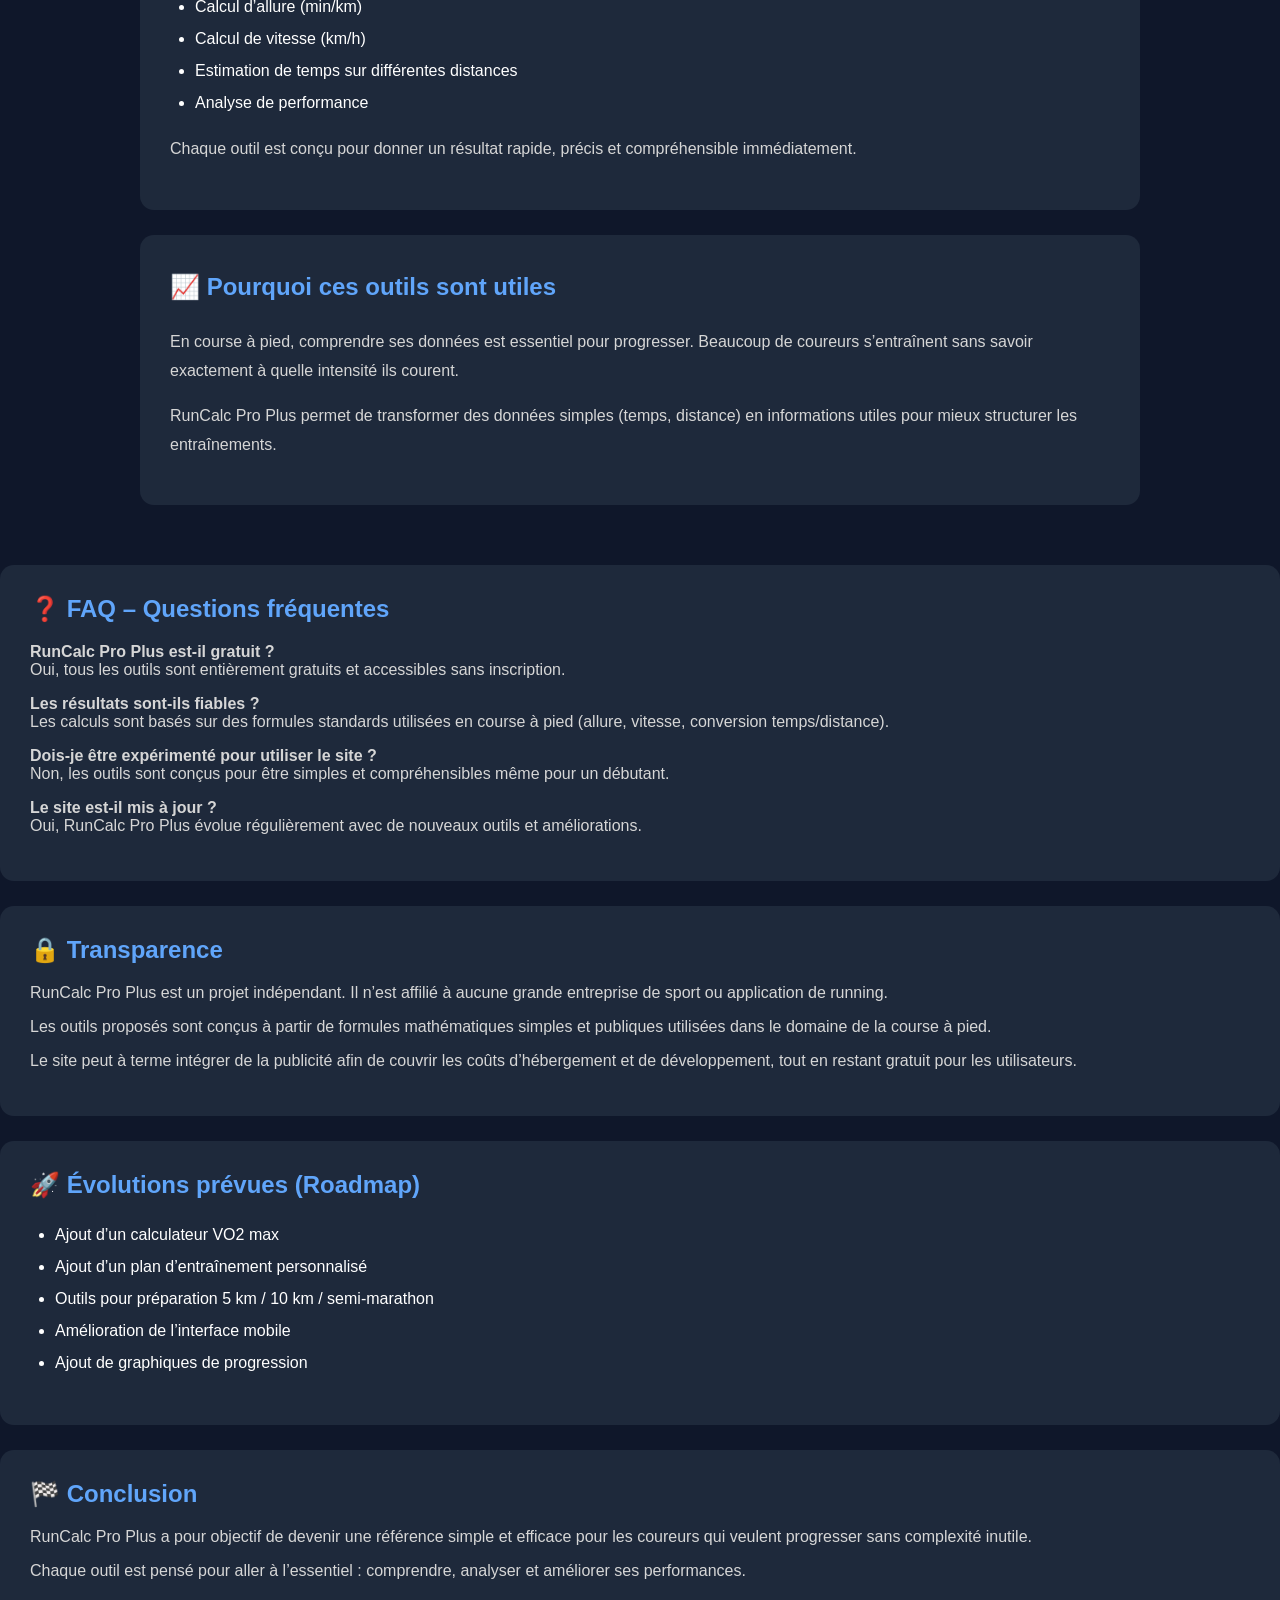
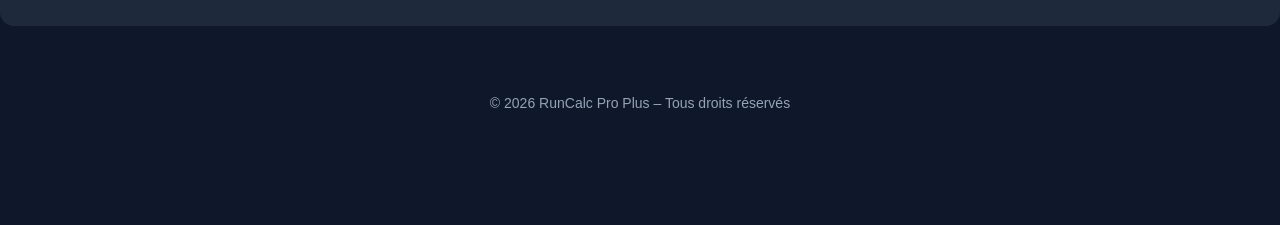
<file: a-propos.html>
<!DOCTYPE html>
<html lang="fr">

<head>

<meta charset="UTF-8">
<meta name="viewport" content="width=device-width, initial-scale=1.0">

<title>À propos de RunCalc Pro Plus | Notre mission, nos outils et notre engagement</title>

<meta name="description" content="Découvrez RunCalc Pro Plus, une plateforme gratuite dédiée à la course à pied. Notre mission est d'aider tous les coureurs à progresser grâce à des calculateurs fiables, des guides complets et des conseils pratiques.">

<meta name="keywords" content="RunCalc, running, course à pied, allure, vitesse, VO2 max, marathon, semi-marathon, 10 km, 5 km, calculateurs running">

<meta name="author" content="RunCalc Pro Plus">

<meta name="robots" content="index, follow">

<meta property="og:title" content="À propos de RunCalc Pro Plus">

<meta property="og:description" content="Découvrez l'histoire, les objectifs et les outils de RunCalc Pro Plus.">

<meta property="og:type" content="website">

<meta property="og:url" content="https://runcalcfr.github.io/apropos.html">

<link rel="canonical" href="https://runcalcfr.github.io/apropos.html">

<style>

body{
font-family:Arial,sans-serif;
margin:0;
background:#0f172a;
color:white;
}

header{
padding:60px 20px;
text-align:center;
background:linear-gradient(135deg,#2563eb,#1e40af);
}

header h1{
font-size:42px;
margin-bottom:10px;
}

header p{
font-size:18px;
opacity:.9;
}

nav{
margin-top:30px;
}

nav a{
display:inline-block;
padding:12px 22px;
background:white;
color:#1e40af;
border-radius:10px;
text-decoration:none;
font-weight:bold;
margin:5px;
transition:.2s;
}

nav a:hover{
transform:translateY(-2px);
}

section{
max-width:1000px;
margin:auto;
padding:35px 20px;
line-height:1.8;
}

.card{
background:#1e293b;
padding:30px;
border-radius:14px;
margin-bottom:25px;
}

.card h2{
color:#60a5fa;
margin-top:0;
}

.card p{
color:#d6d6d6;
}

.card ul{
padding-left:25px;
line-height:2;
}

a{
color:#22c55e;
text-decoration:none;
}

footer{
text-align:center;
padding:30px;
color:#94a3b8;
font-size:14px;
}

</style>

</head>

<body>

<header>

<h1>À propos de RunCalc Pro Plus</h1>

<p>
Votre plateforme gratuite dédiée à la course à pied, aux calculateurs de performance et aux conseils d'entraînement.
</p>

<nav>

<a href="index.html">🏠 Accueil</a>

<a href="executercalc.html">🧮 Outils</a>

<a href="guide-running.html">📚 Guide Running</a>

<a href="contact.html">📩 Contact</a>

  <a href="mentions-legales.html">Mentions légales</a>

</nav>

</header>

  <section>

<div class="card">
<h2>🏃 L’histoire de RunCalc Pro Plus</h2>
<p>
RunCalc Pro Plus est né d’un besoin simple : permettre à tous les coureurs, débutants comme confirmés, d’accéder facilement à des outils fiables pour analyser leurs performances.
</p>
<p>
Au départ, le site a commencé comme un petit projet de calculateur d’allure. Aujourd’hui, il évolue vers une plateforme complète dédiée à la course à pied, regroupant plusieurs outils essentiels pour progresser : vitesse, allure, temps de course et estimations de performance.
</p>
</div>

<div class="card">
<h2>🎯 Notre mission</h2>
<p>
La mission de RunCalc Pro Plus est de rendre la course à pied plus simple, plus accessible et plus efficace grâce à des outils gratuits et précis.
</p>
<p>
Nous voulons permettre à chaque coureur de mieux comprendre ses performances sans avoir besoin de connaissances techniques ou d’applications complexes.
</p>
<ul>
<li>Simplifier les calculs de course</li>
<li>Aider à progresser plus rapidement</li>
<li>Fournir des outils gratuits et accessibles</li>
<li>Rendre l’entraînement plus intelligent</li>
</ul>
</div>

<div class="card">
<h2>👥 À qui s’adresse RunCalc Pro Plus ?</h2>
<p>
RunCalc Pro Plus est conçu pour tous les profils de coureurs :
</p>
<ul>
<li>Débutants qui veulent comprendre leurs premières performances</li>
<li>Coureurs réguliers qui cherchent à progresser</li>
<li>Compétiteurs visant des objectifs (5 km, 10 km, semi-marathon, marathon)</li>
<li>Sportifs qui veulent optimiser leur entraînement</li>
</ul>
</div>

<div class="card">
<h2>⚙️ Nos outils</h2>
<p>
Le cœur de RunCalc Pro Plus repose sur des calculateurs simples mais puissants :
</p>
<ul>
<li>Calcul d’allure (min/km)</li>
<li>Calcul de vitesse (km/h)</li>
<li>Estimation de temps sur différentes distances</li>
<li>Analyse de performance</li>
</ul>
<p>
Chaque outil est conçu pour donner un résultat rapide, précis et compréhensible immédiatement.
</p>
</div>

<div class="card">
<h2>📈 Pourquoi ces outils sont utiles</h2>
<p>
En course à pied, comprendre ses données est essentiel pour progresser. Beaucoup de coureurs s’entraînent sans savoir exactement à quelle intensité ils courent.
</p>
<p>
RunCalc Pro Plus permet de transformer des données simples (temps, distance) en informations utiles pour mieux structurer les entraînements.
</p>
</div>

</section>

  <div class="card">
<h2>❓ FAQ – Questions fréquentes</h2>

<p><strong>RunCalc Pro Plus est-il gratuit ?</strong><br>
Oui, tous les outils sont entièrement gratuits et accessibles sans inscription.</p>

<p><strong>Les résultats sont-ils fiables ?</strong><br>
Les calculs sont basés sur des formules standards utilisées en course à pied (allure, vitesse, conversion temps/distance).</p>

<p><strong>Dois-je être expérimenté pour utiliser le site ?</strong><br>
Non, les outils sont conçus pour être simples et compréhensibles même pour un débutant.</p>

<p><strong>Le site est-il mis à jour ?</strong><br>
Oui, RunCalc Pro Plus évolue régulièrement avec de nouveaux outils et améliorations.</p>
</div>

<div class="card">
<h2>🔒 Transparence</h2>

<p>
RunCalc Pro Plus est un projet indépendant. Il n’est affilié à aucune grande entreprise de sport ou application de running.
</p>

<p>
Les outils proposés sont conçus à partir de formules mathématiques simples et publiques utilisées dans le domaine de la course à pied.
</p>

<p>
Le site peut à terme intégrer de la publicité afin de couvrir les coûts d’hébergement et de développement, tout en restant gratuit pour les utilisateurs.
</p>
</div>

<div class="card">
<h2>🚀 Évolutions prévues (Roadmap)</h2>

<ul>
<li>Ajout d’un calculateur VO2 max</li>
<li>Ajout d’un plan d’entraînement personnalisé</li>
<li>Outils pour préparation 5 km / 10 km / semi-marathon</li>
<li>Amélioration de l’interface mobile</li>
<li>Ajout de graphiques de progression</li>
</ul>
</div>

<div class="card">
<h2>🏁 Conclusion</h2>

<p>
RunCalc Pro Plus a pour objectif de devenir une référence simple et efficace pour les coureurs qui veulent progresser sans complexité inutile.
</p>

<p>
Chaque outil est pensé pour aller à l’essentiel : comprendre, analyser et améliorer ses performances.
</p>
</div>

<footer>
<p>
© 2026 RunCalc Pro Plus – Tous droits réservés
</p>
</footer>
<section>
</file>
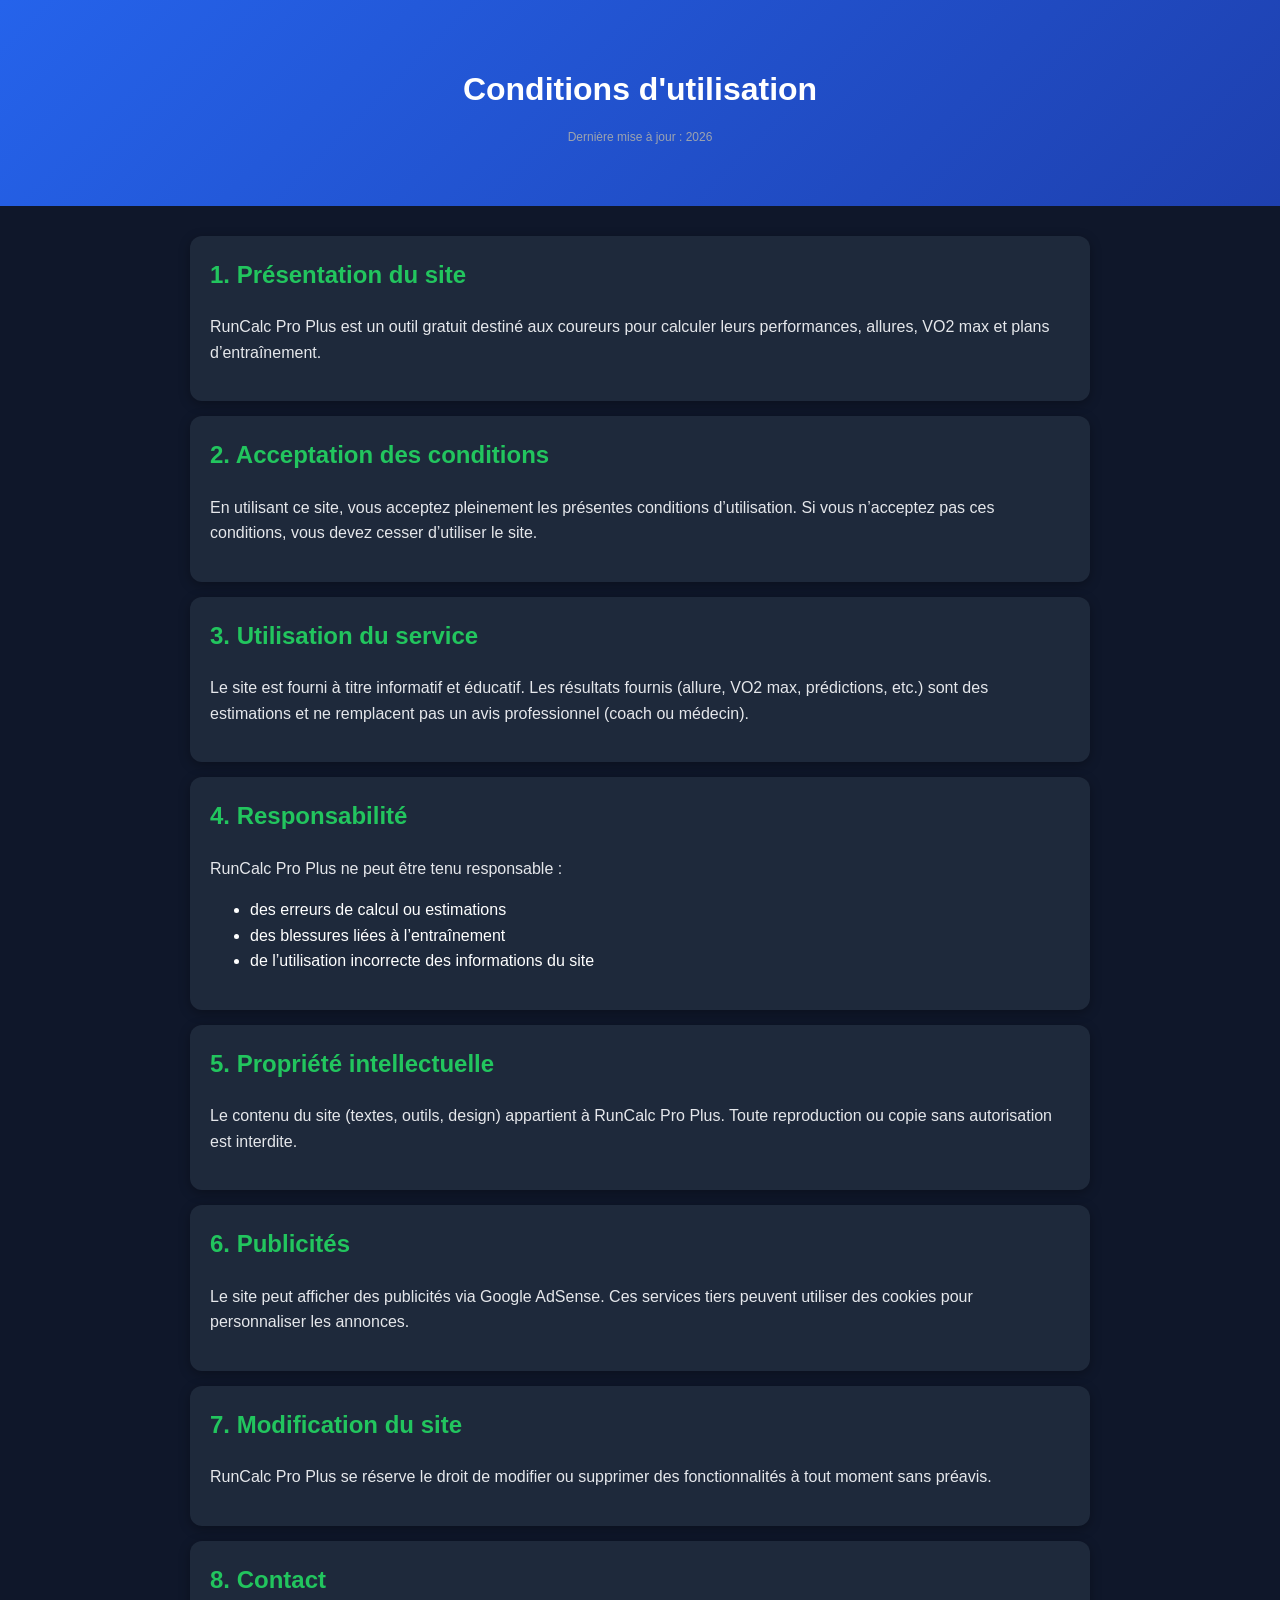
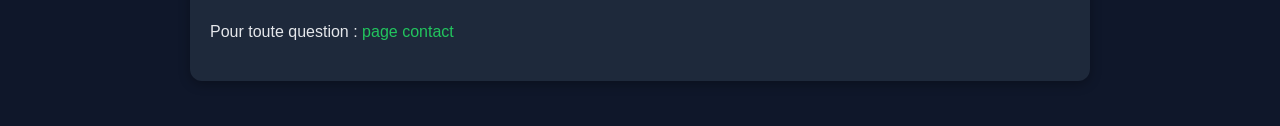
<file: conditions.html>
<!DOCTYPE html>
<html lang="fr">
<head>
<meta charset="UTF-8">
<meta name="viewport" content="width=device-width, initial-scale=1.0">
<title>Conditions d'utilisation - RunCalc Pro Plus</title>

<style>
body{
font-family: Arial, sans-serif;
margin:0;
background:#0f172a;
color:white;
}

header{
padding:50px 20px;
text-align:center;
background:linear-gradient(135deg,#2563eb,#1e40af);
}

section{
max-width:900px;
margin:auto;
padding:30px 20px;
line-height:1.6;
}

.card{
background:#1e293b;
padding:20px;
border-radius:12px;
margin-bottom:15px;
box-shadow: 0 3px 12px rgba(0,0,0,0.3);
}

h2{
margin-top:0;
color:#22c55e;
}

p{
color:#e5e7eb;
}

a{
color:#22c55e;
text-decoration:none;
}

a:hover{
text-decoration:underline;
}

.small{
font-size:12px;
color:#9ca3af;
}
</style>

</head>

<body>

<header>
<h1>Conditions d'utilisation</h1>
<p class="small">Dernière mise à jour : 2026</p>
</header>

<section>

<div class="card">
<h2>1. Présentation du site</h2>
<p>
RunCalc Pro Plus est un outil gratuit destiné aux coureurs pour calculer leurs performances,
allures, VO2 max et plans d’entraînement.
</p>
</div>

<div class="card">
<h2>2. Acceptation des conditions</h2>
<p>
En utilisant ce site, vous acceptez pleinement les présentes conditions d’utilisation.
Si vous n’acceptez pas ces conditions, vous devez cesser d’utiliser le site.
</p>
</div>

<div class="card">
<h2>3. Utilisation du service</h2>
<p>
Le site est fourni à titre informatif et éducatif.
Les résultats fournis (allure, VO2 max, prédictions, etc.) sont des estimations
et ne remplacent pas un avis professionnel (coach ou médecin).
</p>
</div>

<div class="card">
<h2>4. Responsabilité</h2>
<p>
RunCalc Pro Plus ne peut être tenu responsable :
</p>
<ul>
<li>des erreurs de calcul ou estimations</li>
<li>des blessures liées à l’entraînement</li>
<li>de l’utilisation incorrecte des informations du site</li>
</ul>
</div>

<div class="card">
<h2>5. Propriété intellectuelle</h2>
<p>
Le contenu du site (textes, outils, design) appartient à RunCalc Pro Plus.
Toute reproduction ou copie sans autorisation est interdite.
</p>
</div>

<div class="card">
<h2>6. Publicités</h2>
<p>
Le site peut afficher des publicités via Google AdSense.
Ces services tiers peuvent utiliser des cookies pour personnaliser les annonces.
</p>
</div>

<div class="card">
<h2>7. Modification du site</h2>
<p>
RunCalc Pro Plus se réserve le droit de modifier ou supprimer des fonctionnalités
à tout moment sans préavis.
</p>
</div>

<div class="card">
<h2>8. Contact</h2>
<p>
Pour toute question : <a href="contact.html">page contact</a>
</p>
</div>

</section>

</body>
</html>
</file>
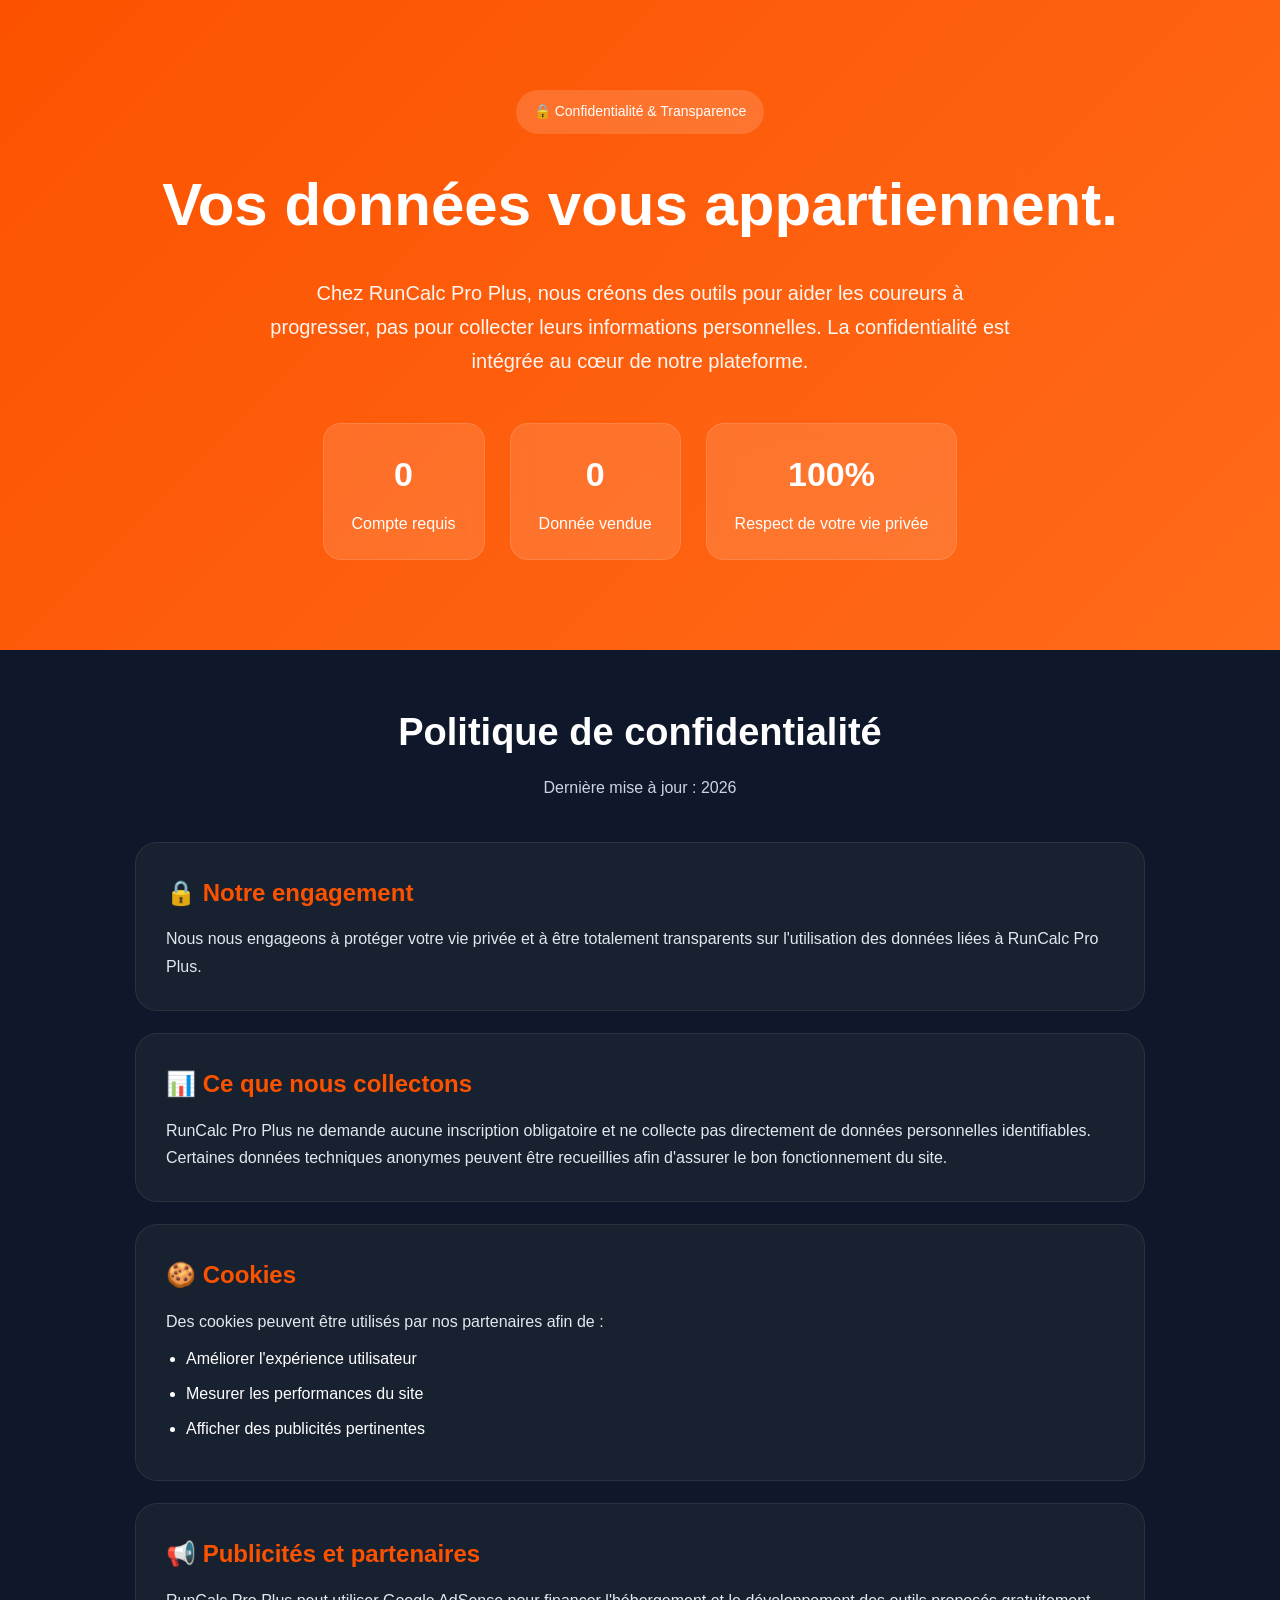
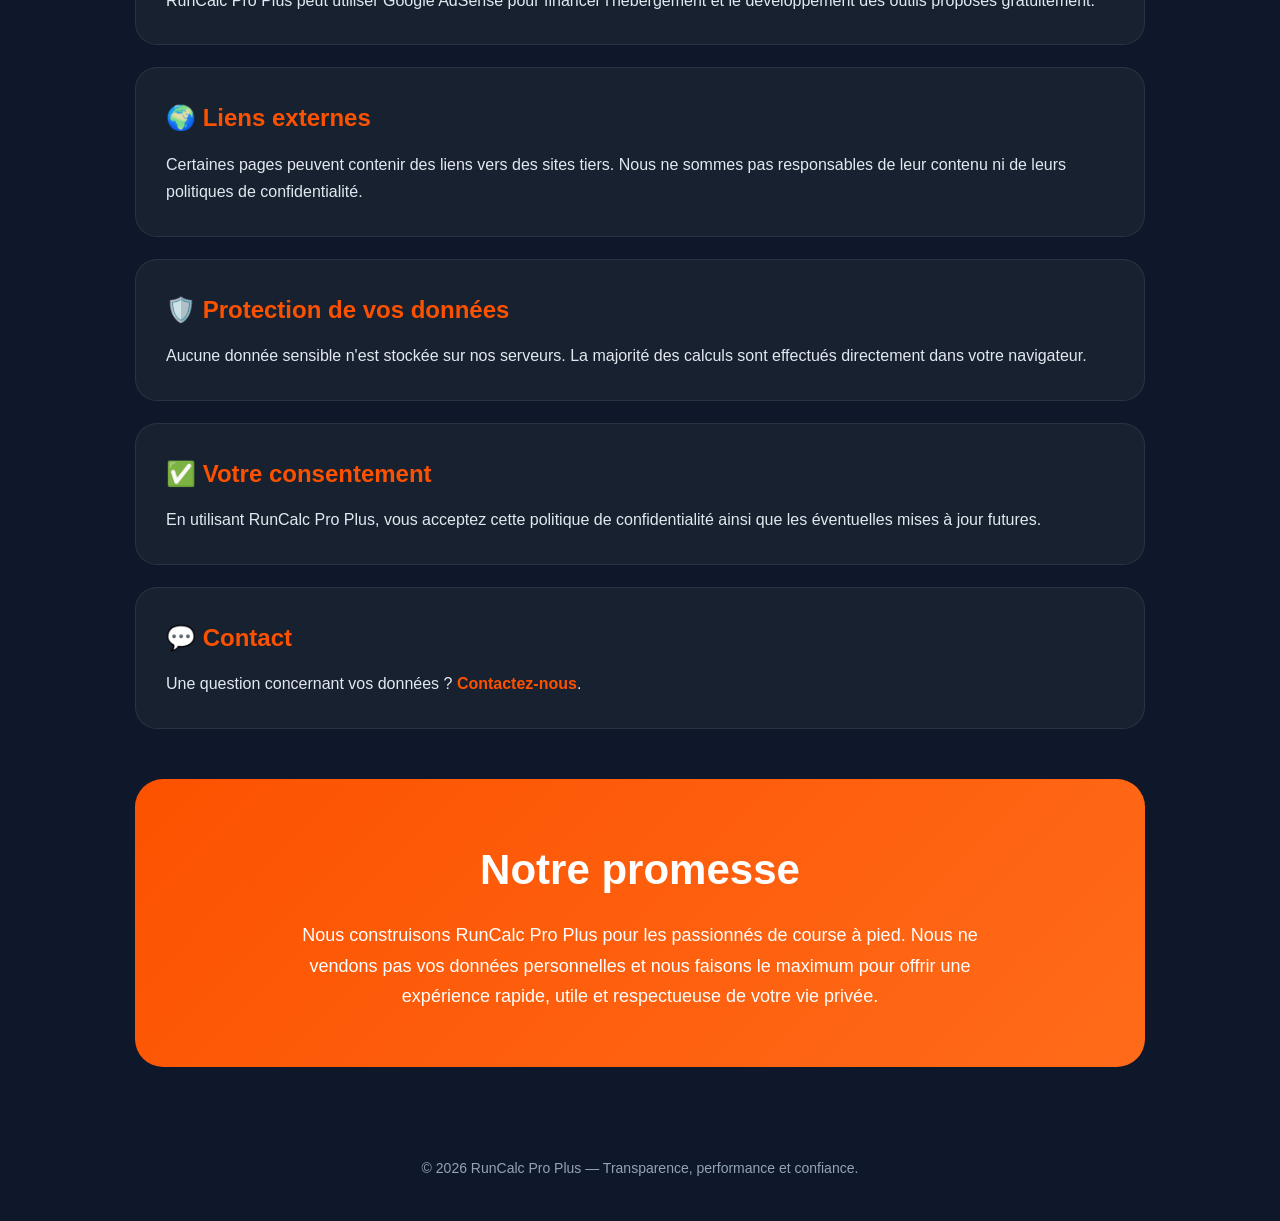
<file: confidentialite.html>
<!DOCTYPE html>

<html lang="fr">

<head>
<meta charset="UTF-8">
<meta name="viewport" content="width=device-width, initial-scale=1.0">

<title>Politique de confidentialité | RunCalc Pro Plus</title>

<style>

*{
margin:0;
padding:0;
box-sizing:border-box;
}

body{
font-family:Inter,Arial,sans-serif;
background:#0f172a;
color:#ffffff;
line-height:1.7;
}

.hero{
background:linear-gradient(135deg,#fc5200,#ff6b1a);
padding:90px 20px;
text-align:center;
}

.badge{
display:inline-block;
padding:10px 18px;
border-radius:999px;
background:rgba(255,255,255,.15);
font-size:14px;
margin-bottom:20px;
backdrop-filter:blur(10px);
}

.hero h1{
font-size:60px;
font-weight:800;
margin-bottom:20px;
}

.hero p{
max-width:750px;
margin:auto;
font-size:20px;
opacity:.95;
}

.stats{
display:flex;
justify-content:center;
gap:25px;
margin-top:45px;
flex-wrap:wrap;
}

.stat{
background:rgba(255,255,255,.12);
padding:22px 28px;
border-radius:18px;
backdrop-filter:blur(10px);
min-width:160px;
border:1px solid rgba(255,255,255,.12);
}

.stat strong{
display:block;
font-size:34px;
margin-bottom:6px;
}

.container{
max-width:1050px;
margin:auto;
padding:50px 20px;
}

.section-title{
text-align:center;
margin-bottom:40px;
}

.section-title h2{
font-size:38px;
margin-bottom:10px;
}

.section-title p{
color:#cbd5e1;
}

.card{
background:#18212f;
padding:30px;
border-radius:22px;
margin-bottom:22px;
border:1px solid rgba(255,255,255,.08);
transition:.3s;
}

.card:hover{
transform:translateY(-6px);
border-color:#fc5200;
box-shadow:0 15px 40px rgba(252,82,0,.25);
}

.card h3{
font-size:24px;
margin-bottom:12px;
color:#fc5200;
}

.card p{
color:#e2e8f0;
}

.card ul{
margin-top:10px;
padding-left:20px;
}

.card li{
margin-bottom:8px;
}

.trust{
margin-top:50px;
background:linear-gradient(135deg,#fc5200,#ff6b1a);
padding:55px 35px;
border-radius:28px;
text-align:center;
}

.trust h2{
font-size:42px;
margin-bottom:15px;
}

.trust p{
max-width:700px;
margin:auto;
font-size:18px;
}

footer{
text-align:center;
padding:40px 20px;
color:#94a3b8;
font-size:14px;
}

a{
color:#fc5200;
text-decoration:none;
font-weight:600;
}

a:hover{
color:#ff7d3a;
text-decoration:underline;
}

@media(max-width:768px){

.hero h1{
font-size:42px;
}

.hero p{
font-size:17px;
}

.stat{
width:100%;
max-width:220px;
}

.section-title h2{
font-size:30px;
}

}

</style>

</head>

<body>

<header class="hero">

<span class="badge">
🔒 Confidentialité & Transparence
</span>

<h1>Vos données vous appartiennent.</h1>

<p>
Chez RunCalc Pro Plus, nous créons des outils pour aider les coureurs à progresser,
pas pour collecter leurs informations personnelles. La confidentialité est intégrée
au cœur de notre plateforme.
</p>

<div class="stats">

<div class="stat">
<strong>0</strong>
Compte requis
</div>

<div class="stat">
<strong>0</strong>
Donnée vendue
</div>

<div class="stat">
<strong>100%</strong>
Respect de votre vie privée
</div>

</div>

</header>

<section class="container">

<div class="section-title">
<h2>Politique de confidentialité</h2>
<p>Dernière mise à jour : 2026</p>
</div>

<div class="card">
<h3>🔒 Notre engagement</h3>
<p>
Nous nous engageons à protéger votre vie privée et à être totalement transparents
sur l'utilisation des données liées à RunCalc Pro Plus.
</p>
</div>

<div class="card">
<h3>📊 Ce que nous collectons</h3>
<p>
RunCalc Pro Plus ne demande aucune inscription obligatoire et ne collecte pas
directement de données personnelles identifiables.
</p>
<p>
Certaines données techniques anonymes peuvent être recueillies afin d'assurer
le bon fonctionnement du site.
</p>
</div>

<div class="card">
<h3>🍪 Cookies</h3>
<p>
Des cookies peuvent être utilisés par nos partenaires afin de :
</p>

<ul>
<li>Améliorer l'expérience utilisateur</li>
<li>Mesurer les performances du site</li>
<li>Afficher des publicités pertinentes</li>
</ul>

</div>

<div class="card">
<h3>📢 Publicités et partenaires</h3>
<p>
RunCalc Pro Plus peut utiliser Google AdSense pour financer l'hébergement
et le développement des outils proposés gratuitement.
</p>
</div>

<div class="card">
<h3>🌍 Liens externes</h3>
<p>
Certaines pages peuvent contenir des liens vers des sites tiers.
Nous ne sommes pas responsables de leur contenu ni de leurs politiques de confidentialité.
</p>
</div>

<div class="card">
<h3>🛡️ Protection de vos données</h3>
<p>
Aucune donnée sensible n'est stockée sur nos serveurs.
La majorité des calculs sont effectués directement dans votre navigateur.
</p>
</div>

<div class="card">
<h3>✅ Votre consentement</h3>
<p>
En utilisant RunCalc Pro Plus, vous acceptez cette politique de confidentialité
ainsi que les éventuelles mises à jour futures.
</p>
</div>

<div class="card">
<h3>💬 Contact</h3>
<p>
Une question concernant vos données ?
<a href="contact.html">Contactez-nous</a>.
</p>
</div>

<div class="trust">

<h2>Notre promesse</h2>

<p>
Nous construisons RunCalc Pro Plus pour les passionnés de course à pied.
Nous ne vendons pas vos données personnelles et nous faisons le maximum
pour offrir une expérience rapide, utile et respectueuse de votre vie privée.
</p>

</div>

</section>

<footer>
© 2026 RunCalc Pro Plus — Transparence, performance et confiance.
</footer>

</body>
</html>
</file>
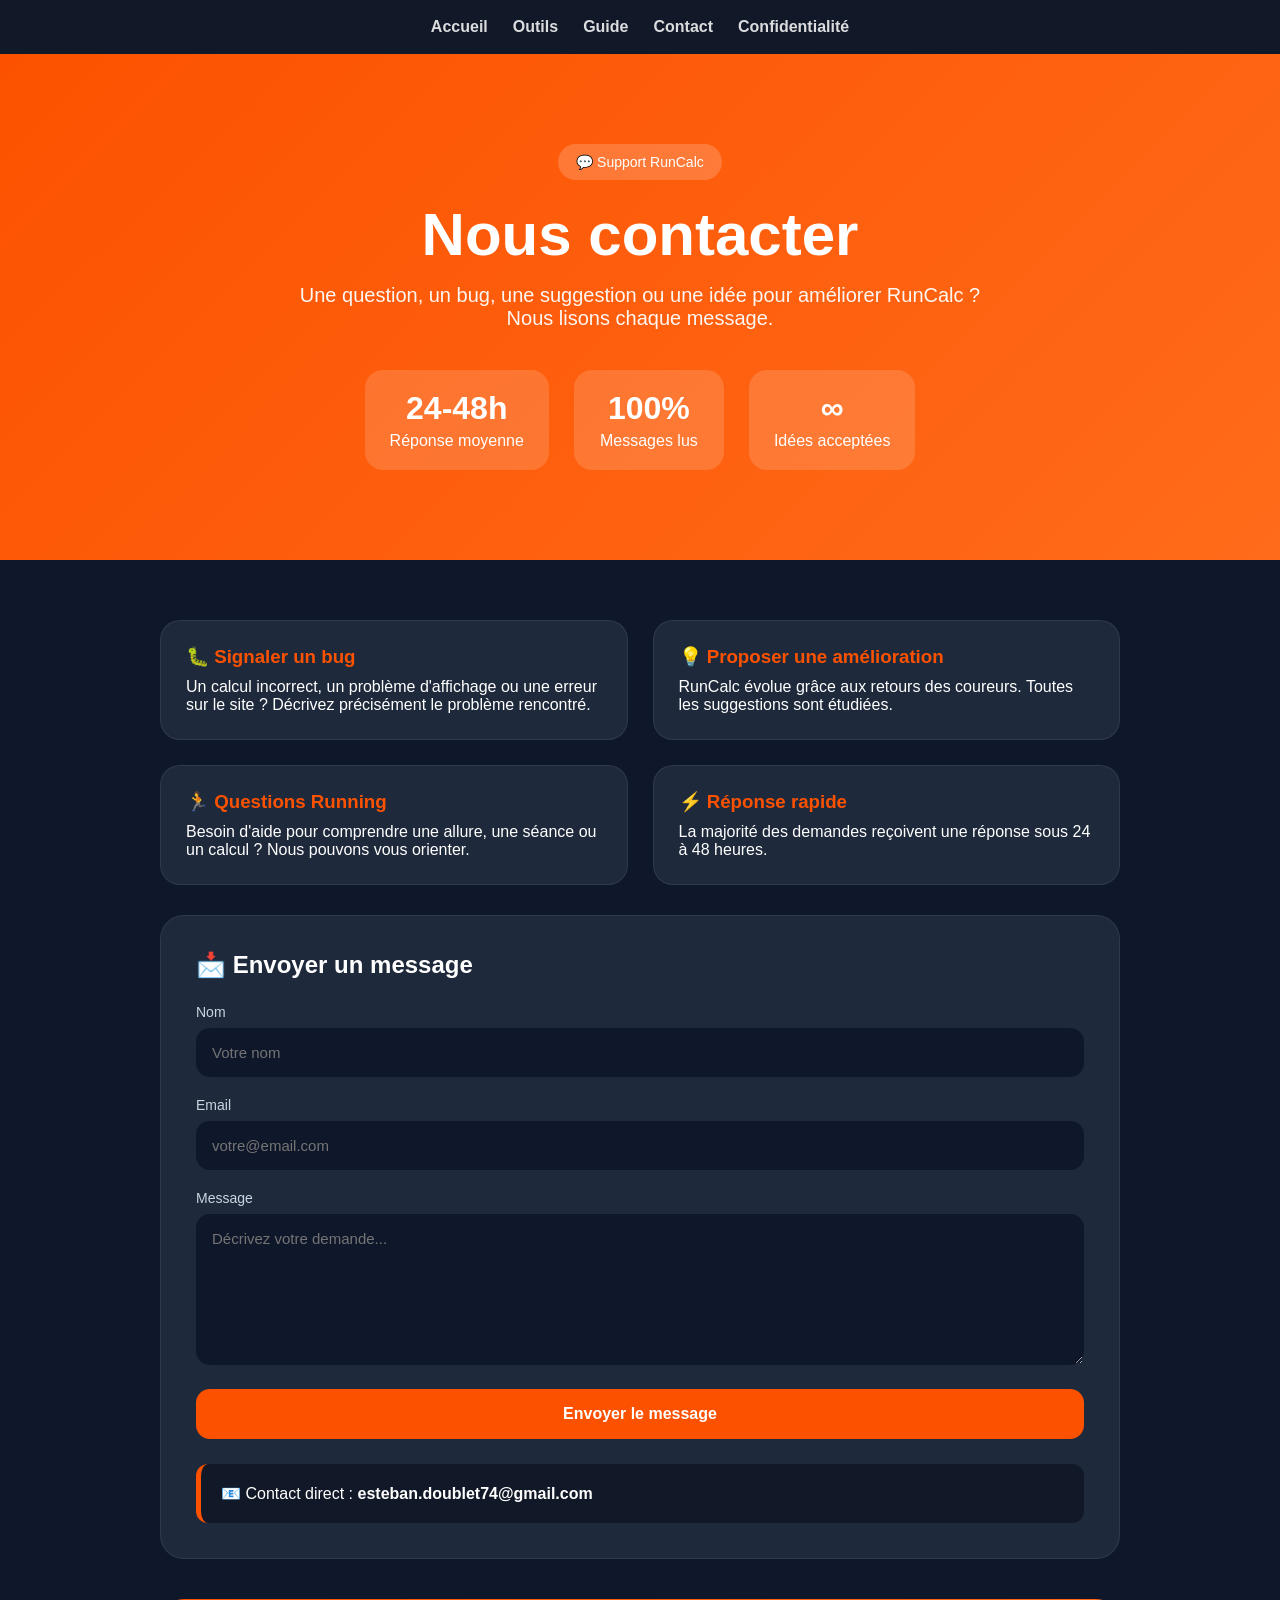
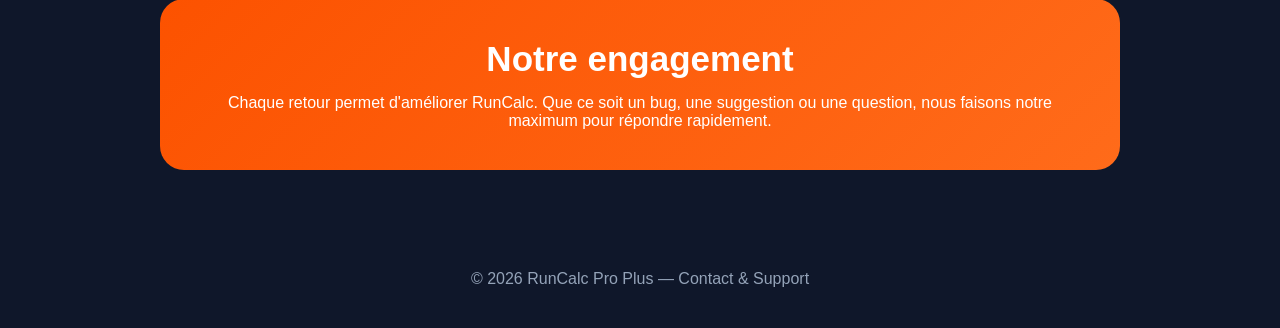
<file: contact.html>
<!DOCTYPE html>

<html lang="fr">

<head>
<meta charset="UTF-8">
<meta name="viewport" content="width=device-width, initial-scale=1.0">

<title>Contact - RunCalc Pro Plus</title>

<meta name="description" content="Contactez RunCalc Pro Plus pour signaler un bug, proposer une amélioration ou poser une question.">

<style>

*{
margin:0;
padding:0;
box-sizing:border-box;
font-family:Arial,sans-serif;
}

body{
background:#0f172a;
color:white;
}

nav{
display:flex;
justify-content:center;
gap:25px;
padding:18px;
background:#111827;
position:sticky;
top:0;
z-index:100;
}

nav a{
color:white;
text-decoration:none;
font-weight:600;
opacity:.85;
transition:.2s;
}

nav a:hover{
opacity:1;
color:#fc5200;
}

.hero{
background:linear-gradient(135deg,#fc5200,#ff6b1a);
padding:90px 20px;
text-align:center;
}

.badge{
display:inline-block;
padding:10px 18px;
border-radius:999px;
background:rgba(255,255,255,.18);
margin-bottom:20px;
font-size:14px;
}

.hero h1{
font-size:60px;
margin-bottom:15px;
}

.hero p{
max-width:700px;
margin:auto;
font-size:20px;
opacity:.95;
}

.stats{
display:flex;
justify-content:center;
gap:25px;
margin-top:40px;
flex-wrap:wrap;
}

.stat{
background:rgba(255,255,255,.15);
padding:20px 25px;
border-radius:18px;
min-width:150px;
}

.stat strong{
display:block;
font-size:32px;
margin-bottom:5px;
}

.container{
max-width:1000px;
margin:auto;
padding:60px 20px;
}

.contact-grid{
display:grid;
grid-template-columns:1fr 1fr;
gap:25px;
margin-bottom:30px;
}

.info-card{
background:#1e293b;
padding:25px;
border-radius:20px;
border:1px solid rgba(255,255,255,.08);
}

.info-card h3{
margin-bottom:10px;
color:#fc5200;
}

.form-card{
background:#1e293b;
padding:35px;
border-radius:24px;
border:1px solid rgba(255,255,255,.08);
}

.form-card h2{
margin-bottom:25px;
}

label{
display:block;
margin-bottom:8px;
font-size:14px;
color:#cbd5e1;
}

input,
textarea{
width:100%;
padding:15px;
border:none;
border-radius:14px;
background:#0f172a;
color:white;
margin-bottom:20px;
font-size:15px;
outline:none;
border:1px solid transparent;
}

input:focus,
textarea:focus{
border-color:#fc5200;
}

button{
width:100%;
padding:16px;
border:none;
border-radius:14px;
background:#fc5200;
color:white;
font-size:16px;
font-weight:700;
cursor:pointer;
transition:.3s;
}

button:hover{
transform:translateY(-2px);
background:#ff6b1a;
}

.email-box{
margin-top:25px;
padding:20px;
background:#111827;
border-left:5px solid #fc5200;
border-radius:12px;
}

.promise{
margin-top:40px;
padding:40px;
text-align:center;
border-radius:24px;
background:linear-gradient(135deg,#fc5200,#ff6b1a);
}

.promise h2{
margin-bottom:15px;
font-size:35px;
}

footer{
text-align:center;
padding:40px;
color:#94a3b8;
}

@media(max-width:768px){

.hero h1{
font-size:42px;
}

.hero p{
font-size:17px;
}

.contact-grid{
grid-template-columns:1fr;
}

}

</style>

</head>

<body>

<nav>
<a href="index.html">Accueil</a>
<a href="https://runcalcfr.github.io/executercalc.html">Outils</a>
<a href="guide-running.html">Guide</a>
<a href="contact.html">Contact</a>
<a href="confidentialite.html">Confidentialité</a>
</nav>

<header class="hero">

<span class="badge">💬 Support RunCalc</span>

<h1>Nous contacter</h1>

<p>
Une question, un bug, une suggestion ou une idée pour améliorer RunCalc ?
Nous lisons chaque message.
</p>

<div class="stats">

<div class="stat">
<strong>24-48h</strong>
Réponse moyenne
</div>

<div class="stat">
<strong>100%</strong>
Messages lus
</div>

<div class="stat">
<strong>∞</strong>
Idées acceptées
</div>

</div>

</header>

<div class="container">

<div class="contact-grid">

<div class="info-card">
<h3>🐛 Signaler un bug</h3>
<p>
Un calcul incorrect, un problème d'affichage ou une erreur sur le site ?
Décrivez précisément le problème rencontré.
</p>
</div>

<div class="info-card">
<h3>💡 Proposer une amélioration</h3>
<p>
RunCalc évolue grâce aux retours des coureurs.
Toutes les suggestions sont étudiées.
</p>
</div>

<div class="info-card">
<h3>🏃 Questions Running</h3>
<p>
Besoin d'aide pour comprendre une allure, une séance ou un calcul ?
Nous pouvons vous orienter.
</p>
</div>

<div class="info-card">
<h3>⚡ Réponse rapide</h3>
<p>
La majorité des demandes reçoivent une réponse sous 24 à 48 heures.
</p>
</div>

</div>

<div class="form-card">

<h2>📩 Envoyer un message</h2>

<form action="https://formsubmit.co/esteban.doublet74@gmail.com" method="POST">

<input type="hidden" name="_captcha" value="false">

<label>Nom</label> <input type="text" name="name" placeholder="Votre nom" required>

<label>Email</label> <input type="email" name="email" placeholder="votre@email.com" required>

<label>Message</label>

<textarea name="message" rows="7" placeholder="Décrivez votre demande..." required></textarea>

<button type="submit">
Envoyer le message
</button>

</form>

<div class="email-box">
📧 Contact direct : <strong>esteban.doublet74@gmail.com</strong>
</div>

</div>

<div class="promise">

<h2>Notre engagement</h2>

<p>
Chaque retour permet d'améliorer RunCalc.
Que ce soit un bug, une suggestion ou une question,
nous faisons notre maximum pour répondre rapidement.
</p>

</div>

</div>

<footer>
© 2026 RunCalc Pro Plus — Contact & Support
</footer>

</body>
</html>
</file>
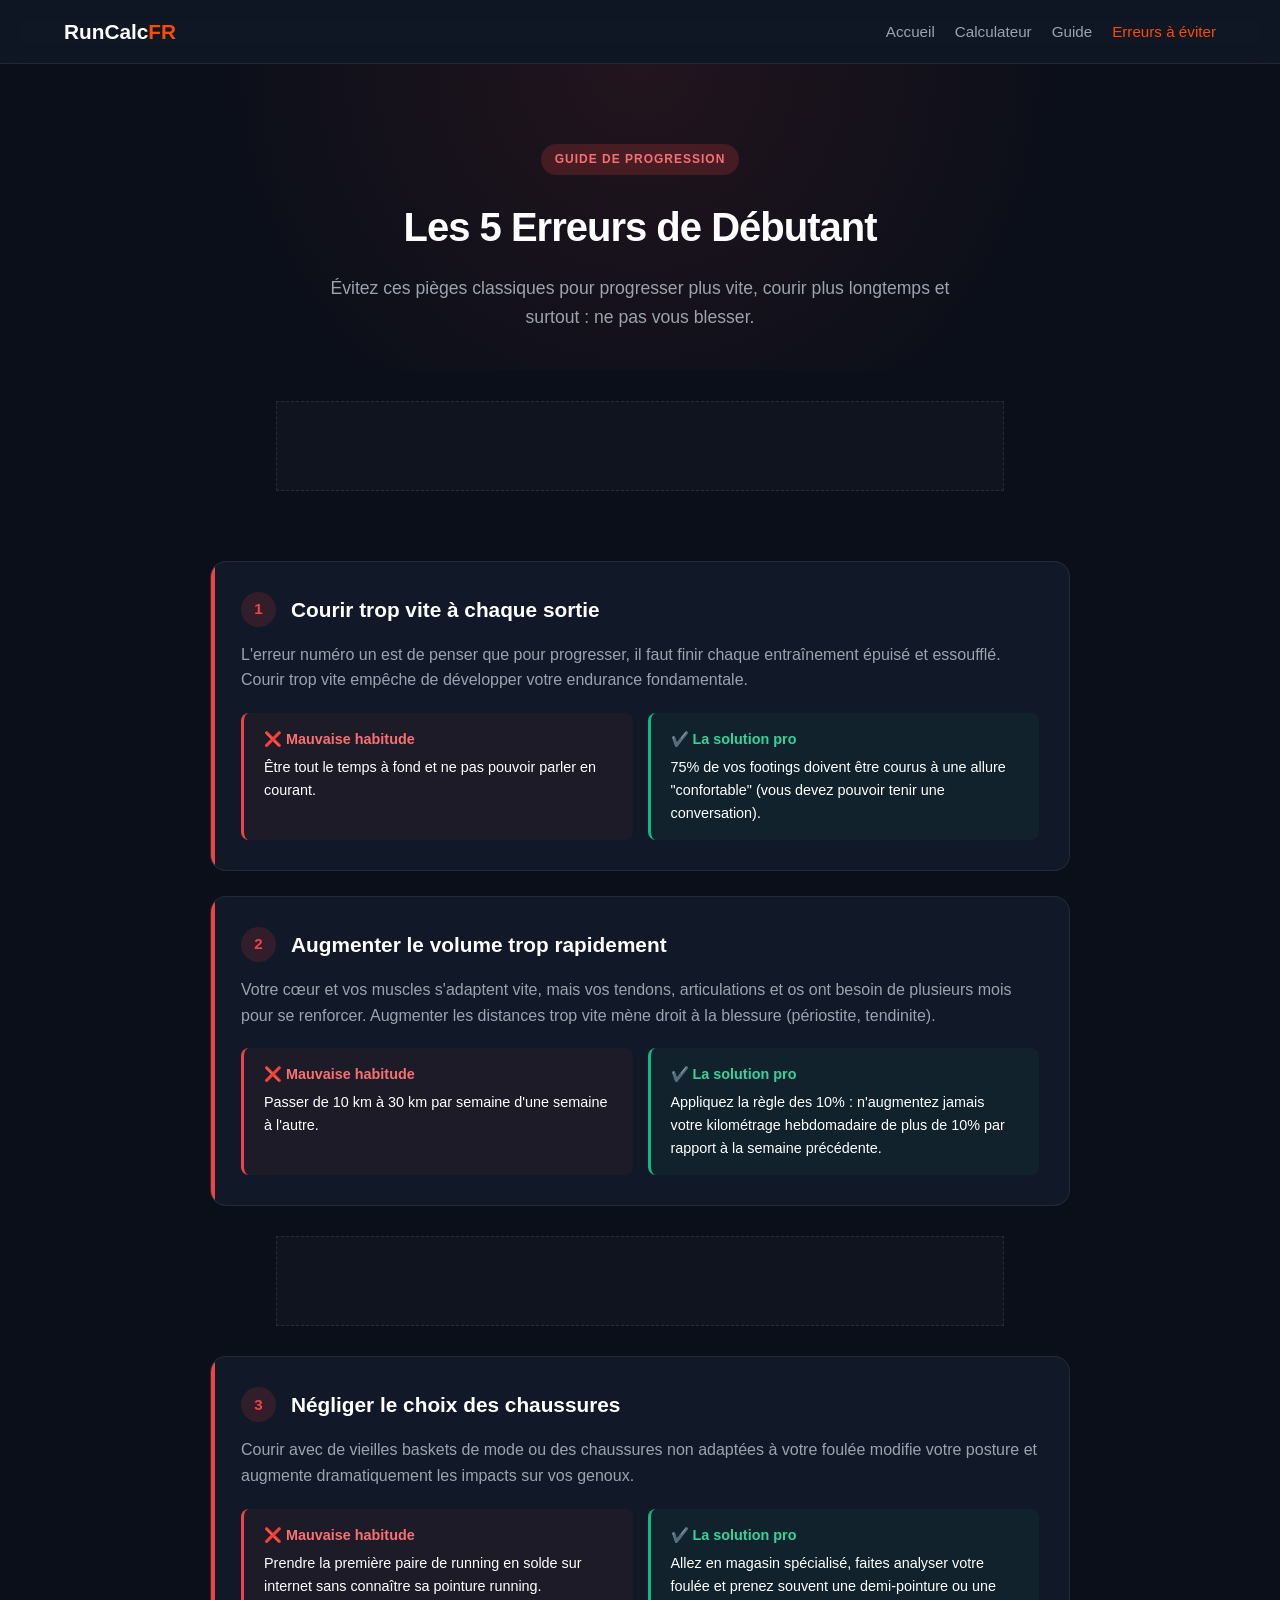
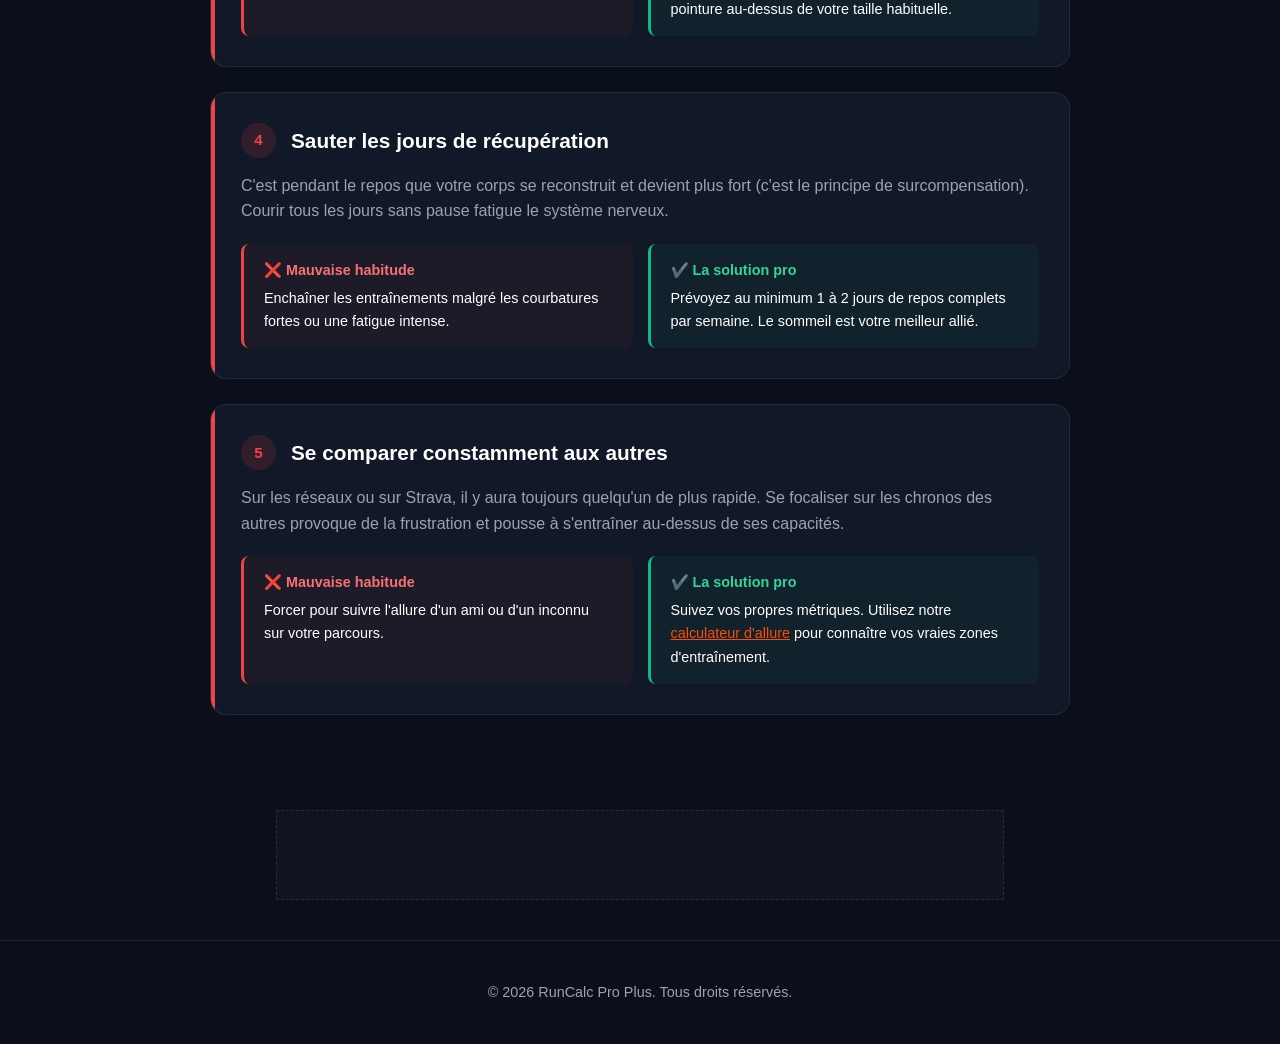
<file: erreurs.html>
<!DOCTYPE html>
<html lang="fr">
<head>
    <meta charset="UTF-8">
    <meta name="viewport" content="width=device-width, initial-scale=1.0">
    <title>Les Erreurs de Débutant en Course à Pied - RunCalc</title>
    <style>
        /* --- DESIGN GLOBAL (Style Strava Pro) --- */
        :root {
            --strava-orange: #FC4C02;
            --dark-bg: #0B0F19;
            --card-bg: #111827;
            --text-main: #FFFFFF;
            --text-muted: #9CA3AF;
            --border-color: rgba(255, 255, 255, 0.08);
            --danger-color: #EF4444;
            --success-color: #10B981;
        }

        * {
            box-sizing: border-box;
            margin: 0;
            padding: 0;
        }

        body {
            font-family: -apple-system, BlinkMacSystemFont, "Segoe UI", Roboto, Helvetica, Arial, sans-serif;
            background-color: var(--dark-bg);
            color: var(--text-main);
            line-height: 1.6;
        }

        a {
            color: inherit;
            text-decoration: none;
        }

        /* --- NAVIGATION --- */
        nav {
            display: flex;
            justify-content: space-between;
            align-items: center;
            padding: 15px 5%;
            background-color: rgba(17, 24, 39, 0.8);
            backdrop-filter: blur(10px);
            border-bottom: 1px solid var(--border-color);
            position: sticky;
            top: 0;
            z-index: 100;
        }

        .logo {
            font-size: 1.3rem;
            font-weight: 800;
        }

        .logo span {
            color: var(--strava-orange);
        }

        .nav-links {
            display: flex;
            gap: 20px;
            list-style: none;
        }

        .nav-links a {
            font-size: 0.95rem;
            font-weight: 500;
            color: var(--text-muted);
            transition: color 0.2s;
        }

        .nav-links a:hover, .nav-links a.active {
            color: var(--strava-orange);
        }

        /* --- HERO SECTION --- */
        .hero {
            text-align: center;
            padding: 80px 20px 40px 20px;
            background: radial-gradient(circle at top, rgba(239, 68, 68, 0.1) 0%, transparent 60%);
        }

        .badge {
            background: rgba(239, 68, 68, 0.2);
            color: #F87171;
            display: inline-block;
            padding: 6px 14px;
            border-radius: 50px;
            font-size: 0.75rem;
            font-weight: 700;
            text-transform: uppercase;
            letter-spacing: 1px;
            margin-bottom: 20px;
        }

        .hero h1 {
            font-size: 2.5rem;
            font-weight: 800;
            margin-bottom: 15px;
            letter-spacing: -1px;
        }

        .hero p {
            font-size: 1.1rem;
            color: var(--text-muted);
            max-width: 650px;
            margin: 0 auto;
        }

        /* --- CONTENEUR PRINCIPAL --- */
        .container {
            max-width: 900px;
            margin: 0 auto;
            padding: 40px 20px;
        }

        /* --- LISTE DES ERREURS --- */
        .error-card {
            background: var(--card-bg);
            border: 1px solid var(--border-color);
            border-radius: 16px;
            padding: 30px;
            margin-bottom: 25px;
            position: relative;
            overflow: hidden;
        }

        .error-card::before {
            content: '';
            position: absolute;
            top: 0;
            left: 0;
            width: 4px;
            height: 100%;
            background-color: var(--danger-color);
        }

        .error-header {
            display: flex;
            align-items: center;
            gap: 15px;
            margin-bottom: 15px;
        }

        .error-number {
            background: rgba(239, 68, 68, 0.15);
            color: var(--danger-color);
            font-weight: 800;
            width: 35px;
            height: 35px;
            display: flex;
            align-items: center;
            justify-content: center;
            border-radius: 50%;
            font-size: 0.95rem;
        }

        .error-title {
            font-size: 1.3rem;
            font-weight: 700;
        }

        .error-description {
            color: var(--text-muted);
            margin-bottom: 20px;
            font-size: 1rem;
        }

        /* COMPARATEUR FAUX VS VRAI */
        .comparison {
            display: grid;
            grid-template-columns: repeat(auto-fit, minmax(280px, 1fr));
            gap: 15px;
        }

        .box {
            padding: 15px 20px;
            border-radius: 8px;
            font-size: 0.9rem;
        }

        .box-wrong {
            background: rgba(239, 68, 68, 0.06);
            border-left: 3px solid var(--danger-color);
        }

        .box-right {
            background: rgba(16, 185, 129, 0.06);
            border-left: 3px solid var(--success-color);
        }

        .box-title {
            font-weight: 700;
            margin-bottom: 5px;
            display: flex;
            align-items: center;
            gap: 6px;
        }

        .box-wrong .box-title { color: #F87171; }
        .box-right .box-title { color: #34D399; }

        /* --- PUBLICITÉS --- */
        .ad-container {
            margin: 30px auto;
            text-align: center;
            max-width: 728px;
            min-height: 90px;
            background: rgba(255,255,255,0.02);
            border: 1px dashed rgba(255,255,255,0.1);
            display: flex;
            align-items: center;
            justify-content: center;
        }

        /* --- FOOTER --- */
        footer {
            text-align: center;
            padding: 40px 20px;
            color: var(--text-muted);
            font-size: 0.9rem;
            border-top: 1px solid var(--border-color);
            margin-top: 40px;
        }
    </style>
</head>
<body>

    <nav>
        <div class="logo"><a href="index.html">RunCalc<span>FR</span></a></div>
        <ul class="nav-links">
            <li><a href="index.html">Accueil</a></li>
            <li><a href="exécutercalc.html">Calculateur</a></li>
            <li><a href="guide-of-course.html">Guide</a></li>
            <li><a href="erreurs.html" class="active">Erreurs à éviter</a></li>
        </ul>
    </nav>

    <header class="hero">
        <div class="badge">Guide de Progression</div>
        <h1>Les 5 Erreurs de Débutant</h1>
        <p>Évitez ces pièges classiques pour progresser plus vite, courir plus longtemps et surtout : ne pas vous blesser.</p>
    </header>

    <div class="ad-container">
        <ins class="adsbygoogle"
             style="display:block"
             data-ad-client="ca-pub-9530999475279577"
             data-ad-slot="5943686303"
             data-ad-format="auto"
             data-full-width-responsive="true"></ins>
        <script>(adsbygoogle = window.adsbygoogle || []).push({});</script>
    </div>

    <main class="container">

        <article class="error-card">
            <div class="error-header">
                <div class="error-number">1</div>
                <h2 class="error-title">Courir trop vite à chaque sortie</h2>
            </div>
            <p class="error-description">L'erreur numéro un est de penser que pour progresser, il faut finir chaque entraînement épuisé et essoufflé. Courir trop vite empêche de développer votre endurance fondamentale.</p>
            <div class="comparison">
                <div class="box box-wrong">
                    <div class="box-title">❌ Mauvaise habitude</div>
                    Être tout le temps à fond et ne pas pouvoir parler en courant.
                </div>
                <div class="box box-right">
                    <div class="box-title">️✔️ La solution pro</div>
                    75% de vos footings doivent être courus à une allure "confortable" (vous devez pouvoir tenir une conversation).
                </div>
            </div>
        </article>

        <article class="error-card">
            <div class="error-header">
                <div class="error-number">2</div>
                <h2 class="error-title">Augmenter le volume trop rapidement</h2>
            </div>
            <p class="error-description">Votre cœur et vos muscles s'adaptent vite, mais vos tendons, articulations et os ont besoin de plusieurs mois pour se renforcer. Augmenter les distances trop vite mène droit à la blessure (périostite, tendinite).</p>
            <div class="comparison">
                <div class="box box-wrong">
                    <div class="box-title">❌ Mauvaise habitude</div>
                    Passer de 10 km à 30 km par semaine d'une semaine à l'autre.
                </div>
                <div class="box box-right">
                    <div class="box-title">️✔️ La solution pro</div>
                    Appliquez la règle des 10% : n'augmentez jamais votre kilométrage hebdomadaire de plus de 10% par rapport à la semaine précédente.
                </div>
            </div>
        </article>

        <div class="ad-container">
            <ins class="adsbygoogle"
                 style="display:block"
                 data-ad-client="ca-pub-9530999475279577"
                 data-ad-slot="3976528740"
                 data-ad-format="auto"
                 data-full-width-responsive="true"></ins>
            <script>(adsbygoogle = window.adsbygoogle || []).push({});</script>
        </div>

        <article class="error-card">
            <div class="error-header">
                <div class="error-number">3</div>
                <h2 class="error-title">Négliger le choix des chaussures</h2>
                </div>
            <p class="error-description">Courir avec de vieilles baskets de mode ou des chaussures non adaptées à votre foulée modifie votre posture et augmente dramatiquement les impacts sur vos genoux.</p>
            <div class="comparison">
                <div class="box box-wrong">
                    <div class="box-title">❌ Mauvaise habitude</div>
                    Prendre la première paire de running en solde sur internet sans connaître sa pointure running.
                </div>
                <div class="box box-right">
                    <div class="box-title">️✔️ La solution pro</div>
                    Allez en magasin spécialisé, faites analyser votre foulée et prenez souvent une demi-pointure ou une pointure au-dessus de votre taille habituelle.
                </div>
            </div>
        </article>

        <article class="error-card">
            <div class="error-header">
                <div class="error-number">4</div>
                <h2 class="error-title">Sauter les jours de récupération</h2>
            </div>
            <p class="error-description">C'est pendant le repos que votre corps se reconstruit et devient plus fort (c'est le principe de surcompensation). Courir tous les jours sans pause fatigue le système nerveux.</p>
            <div class="comparison">
                <div class="box box-wrong">
                    <div class="box-title">❌ Mauvaise habitude</div>
                    Enchaîner les entraînements malgré les courbatures fortes ou une fatigue intense.
                </div>
                <div class="box box-right">
                    <div class="box-title">️✔️ La solution pro</div>
                    Prévoyez au minimum 1 à 2 jours de repos complets par semaine. Le sommeil est votre meilleur allié.
                </div>
            </div>
        </article>

        <article class="error-card">
            <div class="error-header">
                <div class="error-number">5</div>
                <h2 class="error-title">Se comparer constamment aux autres</h2>
            </div>
            <p class="error-description">Sur les réseaux ou sur Strava, il y aura toujours quelqu'un de plus rapide. Se focaliser sur les chronos des autres provoque de la frustration et pousse à s'entraîner au-dessus de ses capacités.</p>
            <div class="comparison">
                <div class="box box-wrong">
                    <div class="box-title">❌ Mauvaise habitude</div>
                    Forcer pour suivre l'allure d'un ami ou d'un inconnu sur votre parcours.
                </div>
                <div class="box box-right">
                    <div class="box-title">️✔️ La solution pro</div>
                    Suivez vos propres métriques. Utilisez notre <a href="exécutercalc.html" style="color: var(--strava-orange); text-decoration: underline;">calculateur d'allure</a> pour connaître vos vraies zones d'entraînement.
                </div>
            </div>
        </article>

    </main>

    <div class="ad-container">
        <ins class="adsbygoogle"
             style="display:block"
             data-ad-client="ca-pub-9530999475279577"
             data-ad-slot="3125951274"
             data-ad-format="auto"
             data-full-width-responsive="true"></ins>
        <script>(adsbygoogle = window.adsbygoogle || []).push({});</script>
    </div>

    <footer>
        <p>© 2026 RunCalc Pro Plus. Tous droits réservés.</p>
    </footer>

    <script async src="https://pagead2.googlesyndication.com/pagead/js/adsbygoogle.js?client=ca-pub-9530999475279577" crossorigin="anonymous"></script>

</body>
</html>
</file>
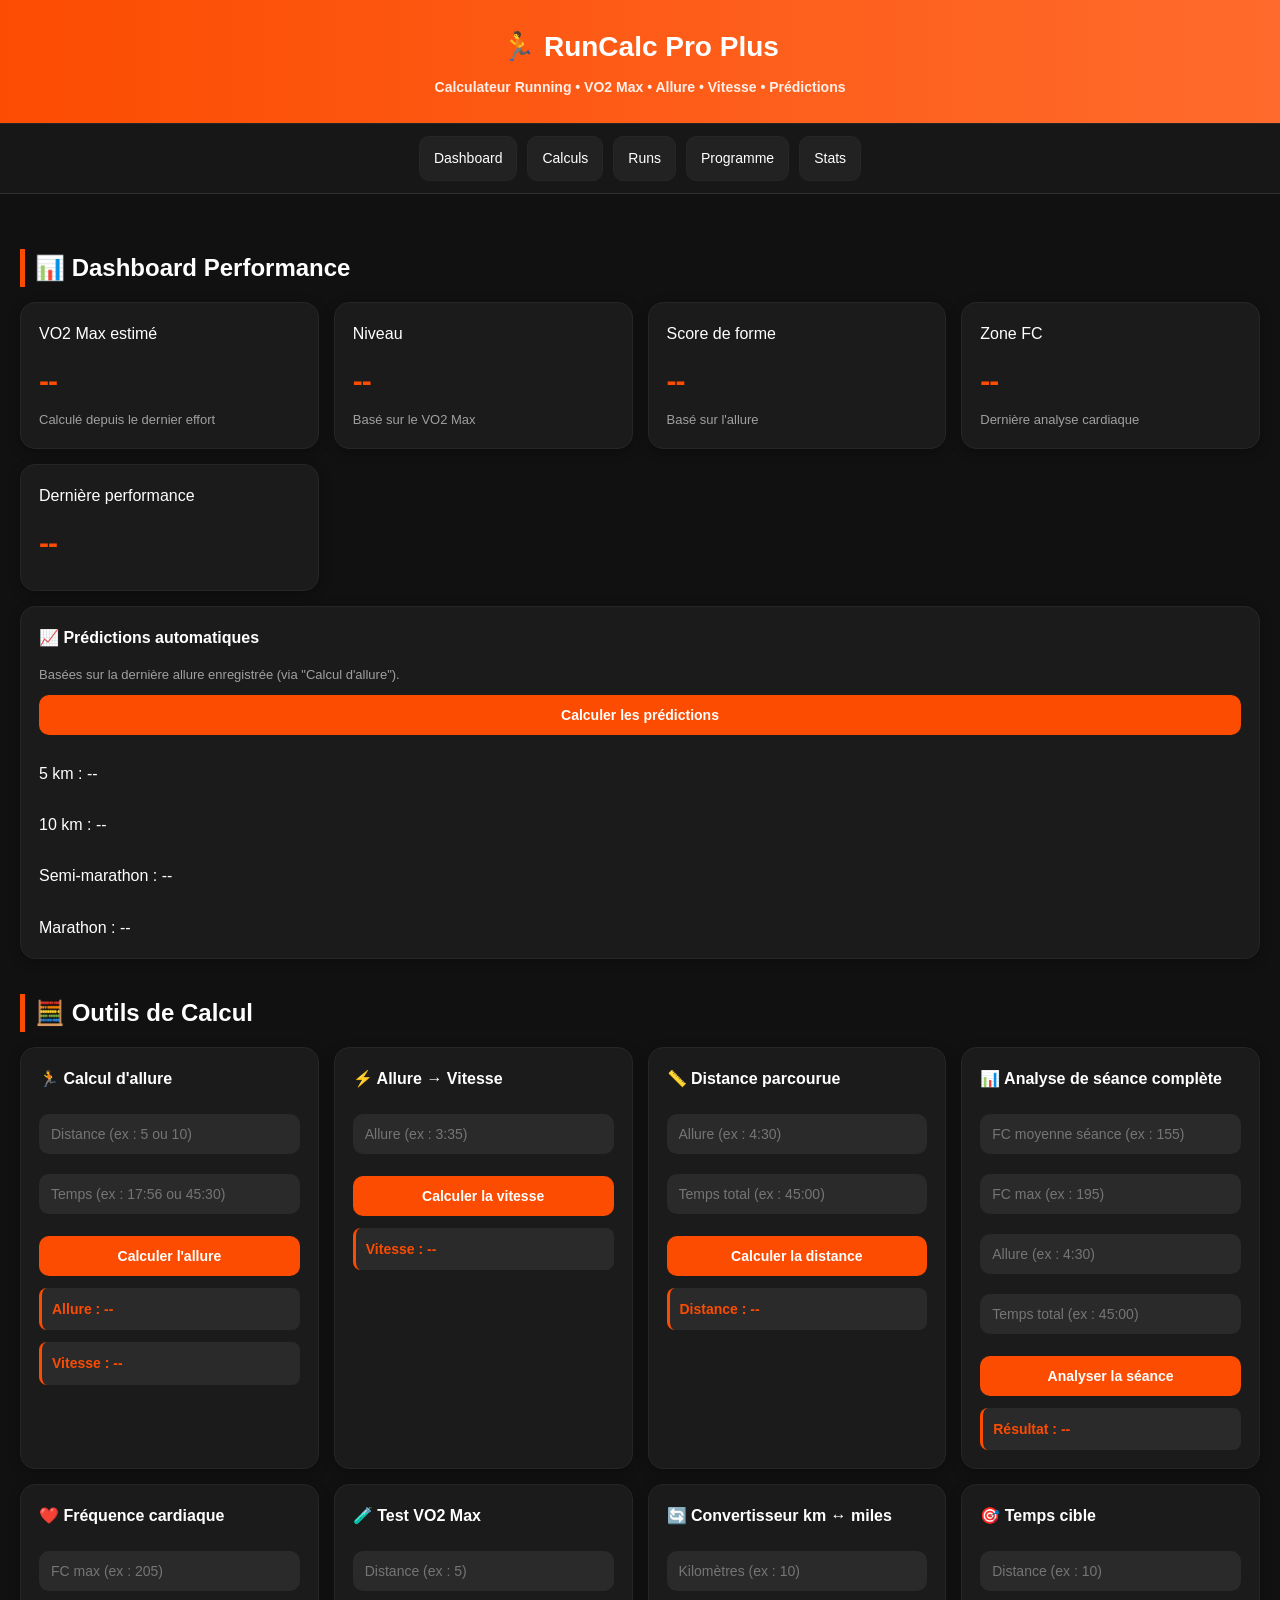
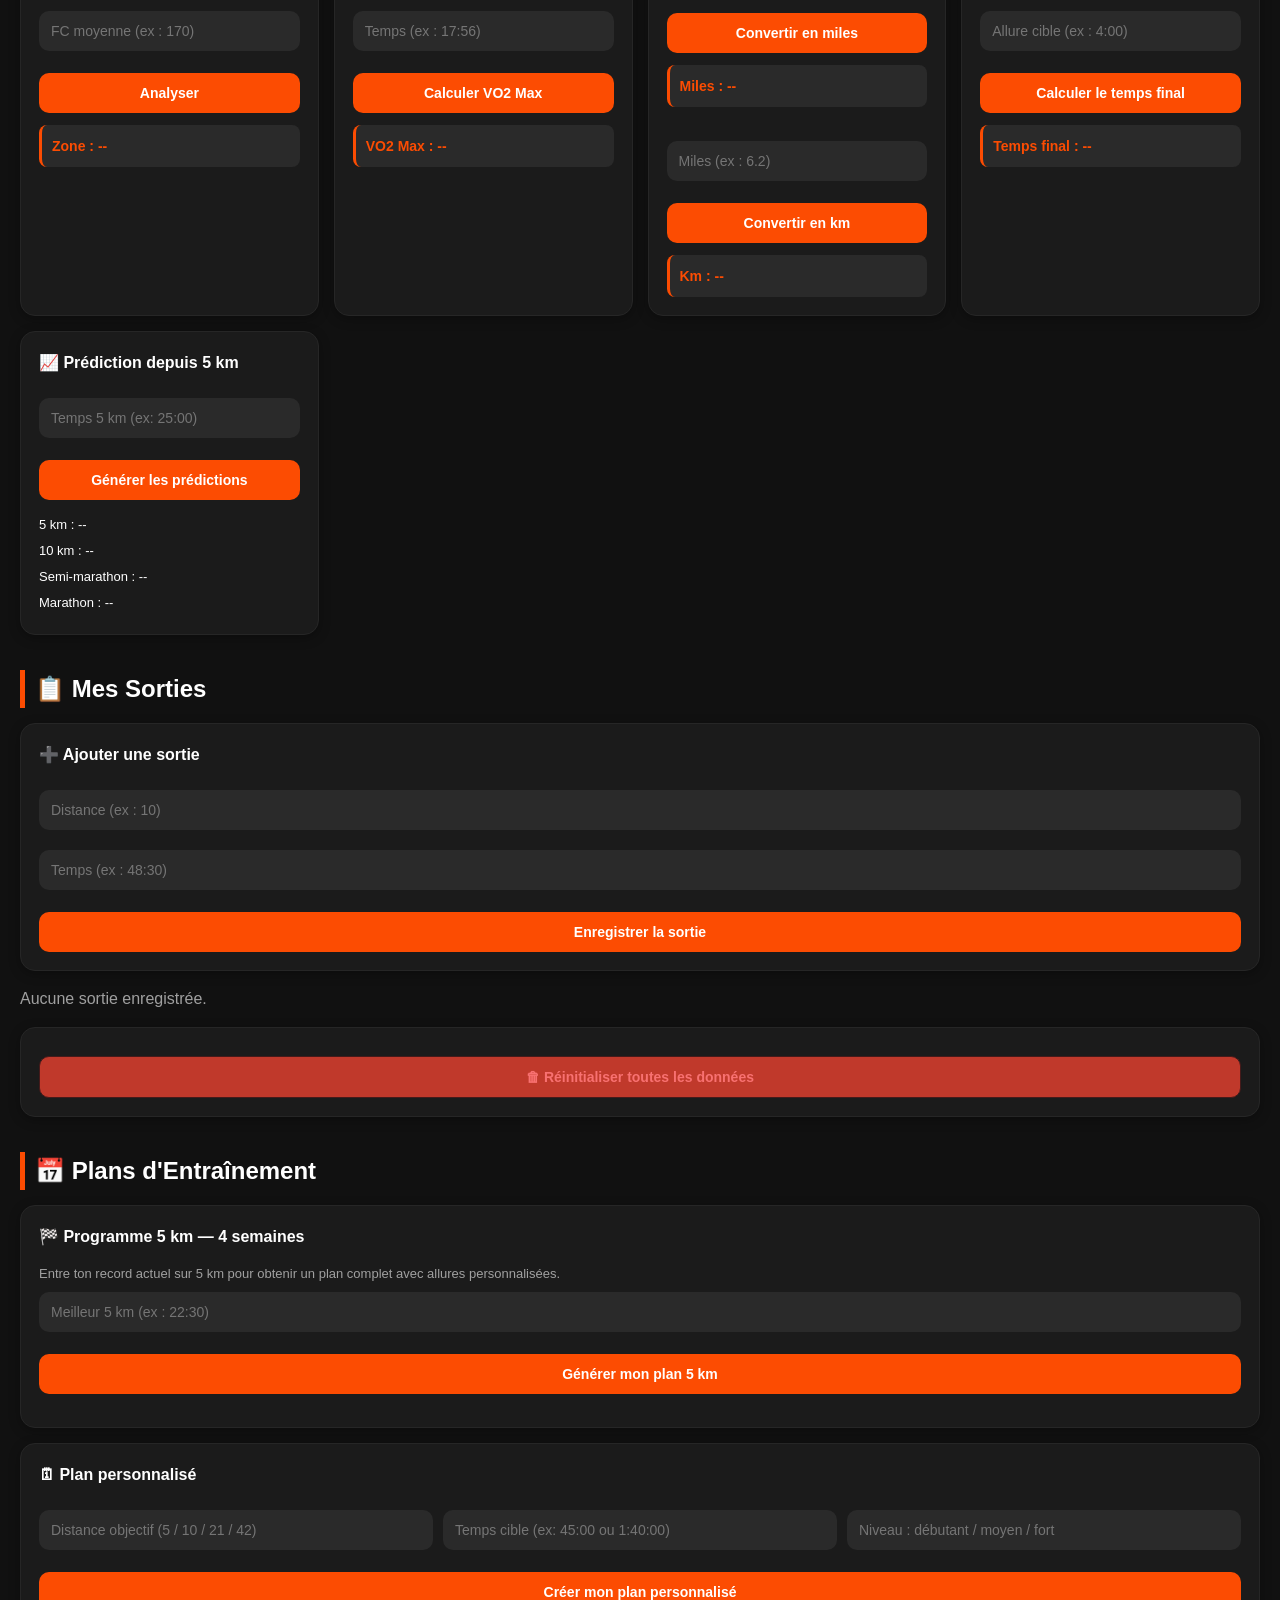
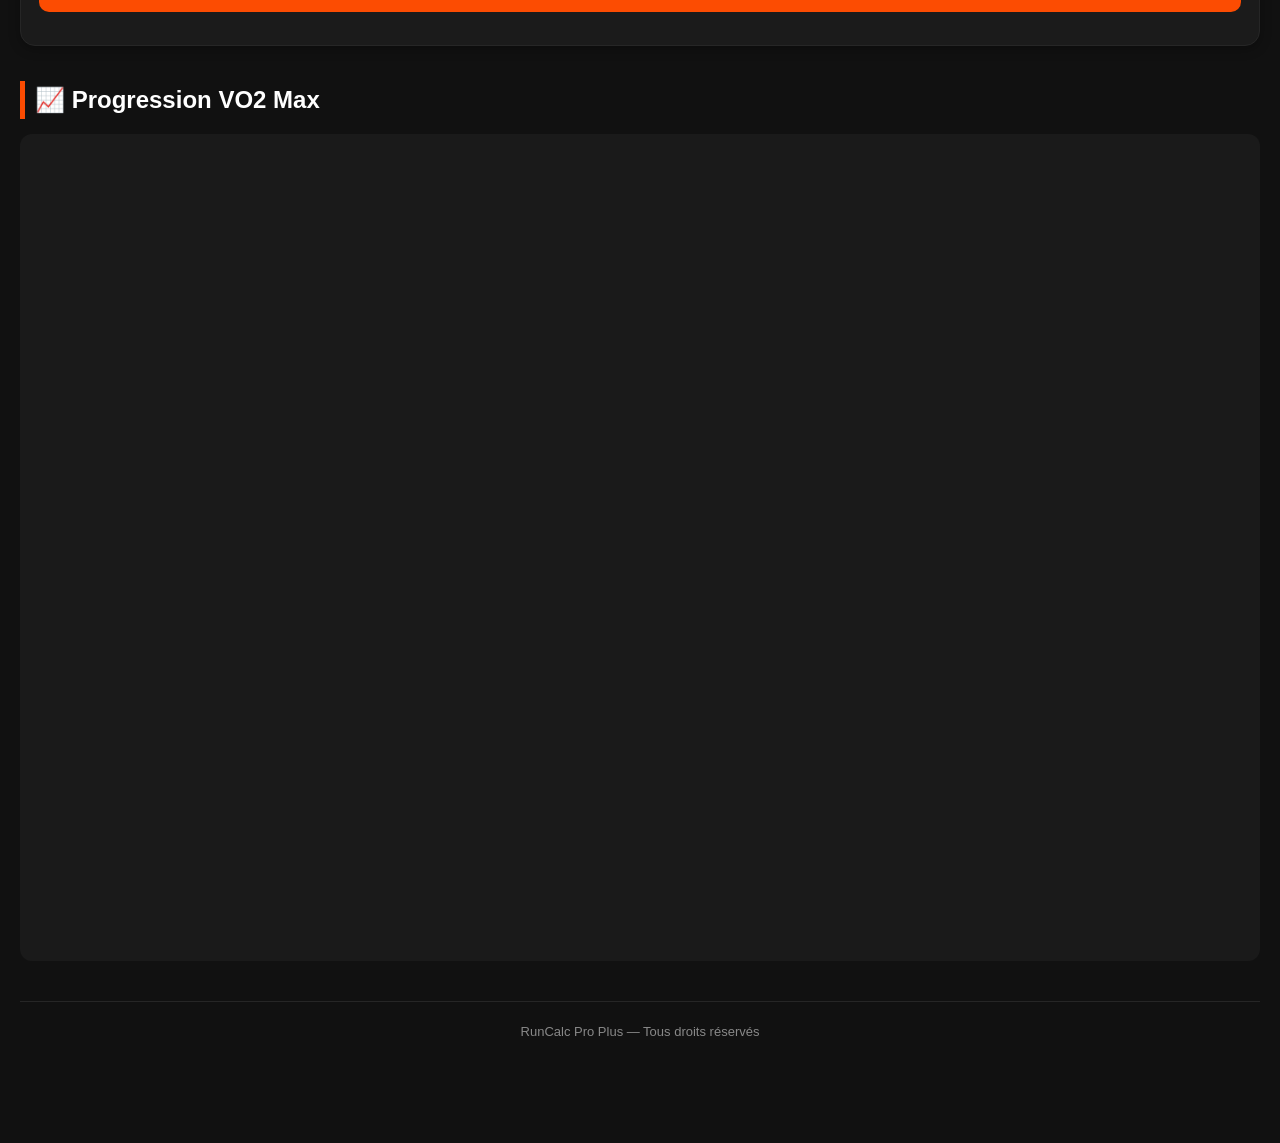
<file: executercalc.html>
<!DOCTYPE html>
<html lang="fr">
  <link rel="stylesheet" href="style.css">
<head>
<meta charset="UTF-8">
<meta name="viewport" content="width=device-width, initial-scale=1.0">
<title>RunCalc Pro Plus</title>
<meta name="description" content="Calculateur de course à pied : allure, vitesse, VO2 Max, prédictions, entraînements et suivi des performances.">

<!-- ADSENSE -->
<script async src="https://pagead2.googlesyndication.com/pagead/js/adsbygoogle.js?client=ca-pub-9530999475279577" crossorigin="anonymous"></script>

<style>
:root {
  --orange: #fc4c02;
  --orange2: #ff6b2c;
  --bg: #111111;
  --card: #1b1b1b;
  --card2: #242424;
  --text: #ffffff;
  --gray: #a0a0a0;
}

* { margin: 0; padding: 0; box-sizing: border-box; }

body {
  font-family: Arial, Helvetica, sans-serif;
  background: var(--bg);
  color: var(--text);
}

header {
  background: linear-gradient(90deg, var(--orange), var(--orange2));
  padding: 25px;
  text-align: center;
  font-size: 28px;
  font-weight: bold;
  box-shadow: 0 3px 15px rgba(0,0,0,.4);
}

.subtitle { font-size: 14px; margin-top: 6px; opacity: .9; }

nav {
  position: sticky;
  top: 0;
  z-index: 1000;
  background: #171717;
  display: flex;
  justify-content: center;
  gap: 10px;
  padding: 12px;
  flex-wrap: wrap;
  border-bottom: 1px solid #2f2f2f;
}

nav a {
  color: white;
  text-decoration: none;
  padding: 10px 14px;
  background: #222;
  border-radius: 10px;
  transition: .2s;
  font-size: 14px;
}

nav a:hover { background: var(--orange); }

.container { max-width: 1300px; margin: auto; padding: 20px; }

.section { margin-top: 35px; }

.section-title {
  font-size: 24px;
  margin-bottom: 15px;
  border-left: 5px solid var(--orange);
  padding-left: 10px;
}

.grid {
  display: grid;
  grid-template-columns: repeat(auto-fit, minmax(260px, 1fr));
  gap: 15px;
}

.card {
  background: var(--card);
  padding: 18px;
  border-radius: 15px;
  box-shadow: 0 3px 12px rgba(0,0,0,.3);
  transition: .2s;
}

.card:hover {
  transform: translateY(-3px);
  box-shadow: 0 8px 20px rgba(252,76,2,.15);
}

.stat {
  font-size: 30px;
  font-weight: bold;
  margin-top: 10px;
  color: var(--orange);
}

.label { color: var(--gray); font-size: 13px; margin-top: 4px; }

input {
  width: 100%;
  padding: 12px;
  margin-top: 8px;
  border: none;
  border-radius: 10px;
  background: #2a2a2a;
  color: white;
  font-size: 14px;
}

button {
  width: 100%;
  padding: 12px;
  margin-top: 10px;
  border: none;
  border-radius: 10px;
  background: var(--orange);
  color: white;
  font-weight: bold;
  cursor: pointer;
  font-size: 14px;
  transition: .2s;
}

button:hover { background: var(--orange2); }

button.danger { background: #c0392b; }
button.danger:hover { background: #e74c3c; }

.result {
  margin-top: 12px;
  padding: 10px;
  background: #2a2a2a;
  border-radius: 8px;
  color: var(--orange);
  font-weight: bold;
  min-height: 38px;
}

.plan-output {
  white-space: pre-line;
  margin-top: 15px;
  font-size: 13px;
  line-height: 1.7;
  color: #ddd;
}

.run-item {
  background: #242424;
  padding: 10px;
  margin-top: 10px;
  border-radius: 10px;
  border-left: 4px solid var(--orange);
  font-size: 13px;
  line-height: 1.6;
}

.ads { margin: 25px 0; }

canvas {
  background: #1a1a1a;
  border-radius: 12px;
  width: 100%;
  display: block;
}

.footer { margin-top: 40px; padding: 20px; text-align: center; color: #888; font-size: 13px; }
</style>
</head>

<body>

<header>
  🏃 RunCalc Pro Plus
  <div class="subtitle">Calculateur Running • VO2 Max • Allure • Vitesse • Prédictions</div>
</header>

<nav>
  <a href="#dash">Dashboard</a>
  <a href="#calc">Calculs</a>
  <a href="#runs">Runs</a>
  <a href="#plan">Programme</a>
  <a href="#stats">Stats</a>
</nav>

<div class="container">

  <!-- PUB 1 -->
  <div class="ads">
    <ins class="adsbygoogle" style="display:block"
      data-ad-client="ca-pub-9530999475279577"
      data-ad-slot="8262360329"
      data-ad-format="auto"
      data-full-width-responsive="true"></ins>
    <script>(adsbygoogle = window.adsbygoogle || []).push({});</script>
  </div>

  <!-- ===== DASHBOARD ===== -->
  <section id="dash" class="section">
    <h2 class="section-title">📊 Dashboard Performance</h2>

    <div class="grid">

      <div class="card">
        VO2 Max estimé
        <div class="stat" id="dashVO2">--</div>
        <div class="label">Calculé depuis le dernier effort</div>
      </div>

      <div class="card">
        Niveau
        <div class="stat" id="dashLevel">--</div>
        <div class="label">Basé sur le VO2 Max</div>
      </div>

      <div class="card">
        Score de forme
        <div class="stat" id="dashScore">--</div>
        <div class="label">Basé sur l'allure</div>
      </div>

      <div class="card">
        Zone FC
        <div class="stat" id="dashZone">--</div>
        <div class="label">Dernière analyse cardiaque</div>
      </div>

      <div class="card">
        Dernière performance
        <div class="stat" id="dashLast">--</div>
      </div>

    </div>

    <!-- Prédictions automatiques -->
    <div class="card" style="margin-top:15px;">
      <h3>📈 Prédictions automatiques</h3>
      <p style="color:var(--gray); font-size:13px; margin-top:6px;">
        Basées sur la dernière allure enregistrée (via "Calcul d'allure").
      </p>
      <button onclick="predict()">Calculer les prédictions</button>
      <br><br>
      <div id="pred5k">5 km : --</div><br>
      <div id="pred10k">10 km : --</div><br>
      <div id="pred21k">Semi-marathon : --</div><br>
      <div id="pred42k">Marathon : --</div>
    </div>

  </section>

  <!-- PUB 2 -->
  <div class="ads">
    <ins class="adsbygoogle" style="display:block"
      data-ad-client="ca-pub-9530999475279577"
      data-ad-slot="7452209090"
      data-ad-format="auto"
      data-full-width-responsive="true"></ins>
    <script>(adsbygoogle = window.adsbygoogle || []).push({});</script>
  </div>

  <!-- ===== CALCULS ===== -->
  <section id="calc" class="section">
    <h2 class="section-title">🧮 Outils de Calcul</h2>

    <div class="grid">

      <!-- ALLURE -->
      <div class="card">
        <h3>🏃 Calcul d'allure</h3>
        <input id="dist" placeholder="Distance (ex : 5 ou 10)">
        <input id="time" placeholder="Temps (ex : 17:56 ou 45:30)">
        <button onclick="calcPace()">Calculer l'allure</button>
        <div class="result" id="paceOut">Allure : --</div>
        <div class="result" id="speedOut">Vitesse : --</div>
      </div>

      <!-- VITESSE depuis allure -->
      <div class="card">
        <h3>⚡ Allure → Vitesse</h3>
        <input id="paceInput" placeholder="Allure (ex : 3:35)">
        <button onclick="calcSpeed()">Calculer la vitesse</button>
        <div class="result" id="speedOnlyOut">Vitesse : --</div>
      </div>

      <!-- DISTANCE depuis allure + temps -->
      <div class="card">
        <h3>📏 Distance parcourue</h3>
        <input id="distancePace" placeholder="Allure (ex : 4:30)">
        <input id="distanceTime" placeholder="Temps total (ex : 45:00)">
        <button onclick="calcDistance()">Calculer la distance</button>
        <div class="result" id="distanceOut">Distance : --</div>
      </div>

      <!-- ANALYSE SEANCE COMPLETE -->
<div class="card">
  <h3>📊 Analyse de séance complète</h3>

  <input id="fc_session" placeholder="FC moyenne séance (ex : 155)">
  <input id="fc_max" placeholder="FC max (ex : 195)">
  <input id="pace_session" placeholder="Allure (ex : 4:30)">
  <input id="time_session" placeholder="Temps total (ex : 45:00)">

  <button onclick="analyseSeance()">Analyser la séance</button>

  <div class="result" id="session_result">Résultat : --</div>
</div>
      
      <!-- FC -->
      <div class="card">
        <h3>❤️ Fréquence cardiaque</h3>
        <input id="fcmax" placeholder="FC max (ex : 205)">
        <input id="fcavg" placeholder="FC moyenne (ex : 170)">
        <button onclick="calcFC()">Analyser</button>
        <div class="result" id="fcOut">Zone : --</div>
      </div>

      <!-- VO2 Max -->
      <div class="card">
        <h3>🧪 Test VO2 Max</h3>
        <input id="vo2dist" placeholder="Distance (ex : 5)">
        <input id="vo2time" placeholder="Temps (ex : 17:56)">
        <button onclick="calcVO2Test()">Calculer VO2 Max</button>
        <div class="result" id="vo2testOut">VO2 Max : --</div>
      </div>

      <!-- Convertisseur km ↔ miles -->
      <div class="card">
        <h3>🔄 Convertisseur km ↔ miles</h3>
        <input id="kmInput" placeholder="Kilomètres (ex : 10)">
        <button onclick="convertKm()">Convertir en miles</button>
        <div class="result" id="mileOut">Miles : --</div>
        <br>
        <input id="milesInput" placeholder="Miles (ex : 6.2)">
        <button onclick="convertMiles()">Convertir en km</button>
        <div class="result" id="kmOut">Km : --</div>
      </div>

      <!-- Temps cible -->
      <div class="card">
        <h3>🎯 Temps cible</h3>
        <input id="goalDist" placeholder="Distance (ex : 10)">
        <input id="goalPace" placeholder="Allure cible (ex : 4:00)">
        <button onclick="calcGoalTime()">Calculer le temps final</button>
        <div class="result" id="goalOut">Temps final : --</div>
      </div>

      <!-- Prédiction manuelle depuis 5 km -->
      <div class="card">
        <h3>📈 Prédiction depuis 5 km</h3>
        <input id="predInput" placeholder="Temps 5 km (ex: 25:00)">
        <button onclick="manualPredict()">Générer les prédictions</button>
        <div style="margin-top:12px; font-size:13px; line-height:2;">
          <div id="mPred5k">5 km : --</div>
          <div id="mPred10k">10 km : --</div>
          <div id="mPred21k">Semi-marathon : --</div>
          <div id="mPred42k">Marathon : --</div>
        </div>
      </div>

    </div>
  </section>

  <!-- ===== RUNS ===== -->
  <section id="runs" class="section">
    <h2 class="section-title">📋 Mes Sorties</h2>

    <div class="card">
      <h3>➕ Ajouter une sortie</h3>
      <input id="rDist" placeholder="Distance (ex : 10)">
      <input id="rTime" placeholder="Temps (ex : 48:30)">
      <button onclick="addRun()">Enregistrer la sortie</button>
    </div>

    <div id="runList" style="margin-top:15px;"></div>

    <div class="card" style="margin-top:15px;">
      <button class="danger" onclick="resetAll()">🗑 Réinitialiser toutes les données</button>
    </div>
  </section>

  <!-- ===== PROGRAMME ===== -->
  <section id="plan" class="section">
    <h2 class="section-title">📅 Plans d'Entraînement</h2>

    <div class="grid">

      <!-- Plan 5 km sur 4 semaines -->
      <div class="card" style="grid-column: 1 / -1;">
        <h3>🏁 Programme 5 km — 4 semaines</h3>
        <p style="color:var(--gray); font-size:13px; margin-top:6px;">
          Entre ton record actuel sur 5 km pour obtenir un plan complet avec allures personnalisées.
        </p>
        <input id="best5k" placeholder="Meilleur 5 km (ex : 22:30)">
        <button onclick="generateSmartPlan()">Générer mon plan 5 km</button>
        <div class="plan-output" id="planOut"></div>
      </div>

      <!-- Plan personnalisé -->
      <div class="card" style="grid-column: 1 / -1;">
        <h3>🗓 Plan personnalisé</h3>
        <div class="grid" style="grid-template-columns: repeat(auto-fit, minmax(200px,1fr)); gap:10px;">
          <input id="goalDistPlan" placeholder="Distance objectif (5 / 10 / 21 / 42)">
          <input id="goalTimePlan" placeholder="Temps cible (ex: 45:00 ou 1:40:00)">
          <input id="levelInput" placeholder="Niveau : débutant / moyen / fort">
        </div>
        <button onclick="generateCustomPlan()">Créer mon plan personnalisé</button>
        <div class="plan-output" id="customPlanOut"></div>
      </div>

    </div>
  </section>

  <!-- PUB 3 -->
  <div class="ads">
    <ins class="adsbygoogle" style="display:block"
      data-ad-client="ca-pub-9530999475279577"
      data-ad-slot="5073457762"
      data-ad-format="auto"
      data-full-width-responsive="true"></ins>
    <script>(adsbygoogle = window.adsbygoogle || []).push({});</script>
  </div>

  <!-- ===== STATS ===== -->
  <section id="stats" class="section">
    <h2 class="section-title">📈 Progression VO2 Max</h2>
    <canvas id="chart" height="200"></canvas>
  </section>

  <div class="footer">
    RunCalc Pro Plus — Tous droits réservés
  </div>

</div><!-- /container -->


<script>
/* ============================================================
   DONNÉES GLOBALES (une seule déclaration)
   ============================================================ */
let runs    = JSON.parse(localStorage.getItem("runs")    || "[]");
let history = JSON.parse(localStorage.getItem("history") || "[]");

/* ============================================================
   UTILITAIRES
   ============================================================ */
function safeNum(v) {
  const n = parseFloat(v);
  return isNaN(n) ? null : n;
}

// Convertit "mm:ss" ou "hh:mm:ss" ou un nombre en minutes
function parseTime(t) {
  if (!t) return null;
  t = t.trim();
  if (t.includes(":")) {
    const p = t.split(":");
    if (p.length === 2) {
      return (parseFloat(p[0]) || 0) + (parseFloat(p[1]) || 0) / 60;
    }
    if (p.length === 3) {
      return (parseFloat(p[0]) || 0) * 60 + (parseFloat(p[1]) || 0) + (parseFloat(p[2]) || 0) / 60;
    }
  }
  return safeNum(t);
}

// Formate des minutes en "mm:ss"
function formatPace(min) {
  if (min == null || isNaN(min)) return "--";
  const m = Math.floor(min);
  const s = Math.round((min - m) * 60);
  if (s === 60) return `${m+1}:00/km`;
  return `${m}:${s < 10 ? "0" : ""}${s}/km`;
}

// Formate des minutes en "Xh YY" ou "Y min"
function formatDuration(min) {
  if (min == null || isNaN(min)) return "--";
  const h = Math.floor(min / 60);
  const m = Math.round(min % 60);
  if (h > 0) return `${h}h${m < 10 ? "0" : ""}${m}`;
  return `${m} min`;
}

function getBadge(vo2) {
  if (vo2 < 35) return "Débutant";
  if (vo2 < 45) return "Intermédiaire";
  if (vo2 < 55) return "Bon niveau";
  return "Athlète";
}

/* ============================================================
   SAUVEGARDE
   ============================================================ */
function saveHistory(vo2, pace) {
  history.push({ vo2, pace, date: new Date().toISOString() });
  if (history.length > 200) history.shift();
  localStorage.setItem("history", JSON.stringify(history));
  drawChart();
}

function saveRuns() {
  localStorage.setItem("runs", JSON.stringify(runs));
}

/* ============================================================
   CALCUL D'ALLURE
   ============================================================ */
function calcPace() {
  const d = safeNum(document.getElementById("dist").value);
  const t = parseTime(document.getElementById("time").value);
  if (!d || !t) { alert("Remplis la distance et le temps."); return; }

  const pace  = t / d;
  const speed = d / (t / 60);
  const vo2   = 3.5 * speed * 1.1;
  const score = Math.max(0, 100 - pace * 10).toFixed(1);

  document.getElementById("paceOut").innerText  = `Allure : ${formatPace(pace)}`;
  document.getElementById("speedOut").innerText = `Vitesse : ${speed.toFixed(2)} km/h`;

  // Mise à jour dashboard
  document.getElementById("dashVO2").innerText   = vo2.toFixed(1);
  document.getElementById("dashLevel").innerText = getBadge(vo2);
  document.getElementById("dashScore").innerText = score;
  document.getElementById("dashLast").innerText  = `${d} km — ${formatPace(pace)}`;

  saveHistory(vo2, pace);
}

/* ============================================================
   ALLURE → VITESSE
   ============================================================ */
function calcSpeed() {
  const t = parseTime(document.getElementById("paceInput").value);
  if (!t) { alert("Entre une allure valide (ex : 4:30)."); return; }
  const speed = 60 / t;
  document.getElementById("speedOnlyOut").innerText = `Vitesse : ${speed.toFixed(2)} km/h`;
}

/* ============================================================
   DISTANCE depuis allure + temps
   ============================================================ */
function calcDistance() {
  const pace = parseTime(document.getElementById("distancePace").value);
  const time = parseTime(document.getElementById("distanceTime").value);
  if (!pace || !time) { alert("Remplis l'allure et le temps."); return; }
  const dist = time / pace;
  document.getElementById("distanceOut").innerText = `Distance : ${dist.toFixed(2)} km`;
}

/* ============================================================
   FC
   ============================================================ */
function calcFC() {
  const max = safeNum(document.getElementById("fcmax").value);
  const avg = safeNum(document.getElementById("fcavg").value);
  if (!max || !avg) { alert("Entre la FC max et la FC moyenne."); return; }

  const p = (avg / max) * 100;
  const zone =
    p < 60 ? "Récupération active" :
    p < 70 ? "Endurance fondamentale" :
    p < 80 ? "Endurance active" :
    p < 88 ? "Seuil" :
    "VO2 max / intensité max";

  document.getElementById("fcOut").innerText    = `${p.toFixed(1)}% FC max — ${zone}`;
  document.getElementById("dashZone").innerText = zone;
}

function analyseSeance(){

const fc = parseFloat(document.getElementById("fc_session").value);
const fcmax = parseFloat(document.getElementById("fc_max").value);
const pace = parseTime(document.getElementById("pace_session").value);
const time = parseTime(document.getElementById("time_session").value);

if(!fc || !fcmax || !pace || !time){
document.getElementById("session_result").innerText = "Remplis tous les champs.";
return;
}

let pct = (fc / fcmax) * 100;

let zone = "";
let gain = "";

/* ZONES */
if(pct < 70){
zone = "Endurance fondamentale";
gain = "Amélioration endurance de base + récupération + efficacité cardiaque";
}

else if(pct < 85){
zone = "Seuil / tempo";
gain = "Amélioration du seuil lactique + capacité à tenir un effort rapide longtemps";
}

else{
zone = "Intensité élevée (VMA)";
gain = "Amélioration vitesse + VO2 max + puissance";
}

/* analyse allure */
let perf = "";

if(pace > 6){
perf = "Séance récupération / footing très lent";
}
else if(pace > 5){
perf = "Endurance fondamentale";
}
else if(pace > 4){
perf = "Travail soutenu / seuil";
}
else{
perf = "Séance intense / VMA";
}

/* volume */
let volume = "";

if(time < 30){
volume = "petite séance → récupération ou activation";
}
else if(time < 60){
volume = "séance normale → bon développement";
}
else{
volume = "grosse séance → forte adaptation endurance";
}

document.getElementById("session_result").innerHTML =
"❤️ Zone FC : " + zone + "<br>" +
"📊 % FC max : " + pct.toFixed(1) + "%<br>" +
"🏃 Allure : " + perf + "<br>" +
"⏱ Volume : " + volume + "<br><br>" +
"🔥 Amélioration principale : " + gain;

}
  
/* ============================================================
   VO2 MAX TEST
   ============================================================ */
function calcVO2Test() {
  const d = safeNum(document.getElementById("vo2dist").value);
  const t = parseTime(document.getElementById("vo2time").value);
  if (!d || !t) { alert("Remplis la distance et le temps."); return; }

  const kmh = (d / t) * 60;
  const vo2 = 3.5 * kmh * 1.1;

  document.getElementById("vo2testOut").innerText = `VO2 Max : ${vo2.toFixed(1)} ml/kg/min — ${getBadge(vo2)}`;
  document.getElementById("dashVO2").innerText    = vo2.toFixed(1);
  document.getElementById("dashLevel").innerText  = getBadge(vo2);
}

/* ============================================================
   CONVERTISSEUR
   ============================================================ */
function convertKm() {
  const km = safeNum(document.getElementById("kmInput").value);
  if (!km || km <= 0) return;
  document.getElementById("mileOut").innerText = `${(km * 0.621371).toFixed(2)} miles`;
}

function convertMiles() {
  const mi = safeNum(document.getElementById("milesInput").value);
  if (!mi || mi <= 0) return;
  document.getElementById("kmOut").innerText = `${(mi / 0.621371).toFixed(2)} km`;
}

/* ============================================================
   TEMPS CIBLE
   ============================================================ */
function calcGoalTime() {
  const d    = safeNum(document.getElementById("goalDist").value);
  const pace = parseTime(document.getElementById("goalPace").value);
  if (!d || !pace) return;
  document.getElementById("goalOut").innerText = formatDuration(d * pace);
}

/* ============================================================
   PRÉDICTION MANUELLE (depuis 5 km)
   ============================================================ */
function manualPredict() {
  const t = parseTime(document.getElementById("predInput").value);
  if (!t) { alert("Entre un temps 5 km valide."); return; }

  const pace = t / 5; // allure min/km

  document.getElementById("mPred5k").innerText  = `5 km : ${formatDuration(t)}`;
  document.getElementById("mPred10k").innerText = `10 km : ${formatDuration(t * 2.09)}`;
  document.getElementById("mPred21k").innerText = `Semi-marathon : ${formatDuration(t * 4.5)}`;
  document.getElementById("mPred42k").innerText = `Marathon : ${formatDuration(t * 9.4)}`;
}

/* ============================================================
   PRÉDICTIONS AUTO (depuis historique)
   ============================================================ */
function predict() {
  if (history.length === 0) {
    alert("Calcule d'abord une allure pour générer des prédictions.");
    return;
  }

  const last = history[history.length - 1];
  const pace = last.pace || 5;

  document.getElementById("pred5k").innerText  = `5 km : ${formatDuration(pace * 5)}`;
  document.getElementById("pred10k").innerText = `10 km : ${formatDuration(pace * 10 * 1.045)}`;
  document.getElementById("pred21k").innerText = `Semi-marathon : ${formatDuration(pace * 21.1 * 1.09)}`;
  document.getElementById("pred42k").innerText = `Marathon : ${formatDuration(pace * 42.2 * 1.18)}`;
}

/* ============================================================
   AJOUT DE SORTIE
   ============================================================ */
function addRun() {
  const d = safeNum(document.getElementById("rDist").value);
  const t = parseTime(document.getElementById("rTime").value);
  if (!d || !t) { alert("Remplis la distance et le temps."); return; }

  runs.push({ d, t, date: new Date().toLocaleDateString() });
  saveRuns();

  document.getElementById("dashLast").innerText = `${d} km — ${formatPace(t/d)}`;
  document.getElementById("rDist").value = "";
  document.getElementById("rTime").value = "";

  renderRuns();
}

/* ============================================================
   AFFICHAGE SORTIES
   ============================================================ */
function renderRuns() {
  const el = document.getElementById("runList");
  if (!el) return;

  if (runs.length === 0) {
    el.innerHTML = `<p style="color:var(--gray); margin-top:10px;">Aucune sortie enregistrée.</p>`;
    return;
  }

  el.innerHTML = runs.slice(-20).reverse().map(r => {
    const pace = r.t / r.d;
    return `
      <div class="run-item">
        <b>🏃 ${r.d} km</b> — ${formatDuration(r.t)}<br>
        📅 ${r.date} &nbsp;•&nbsp; ⚡ ${formatPace(pace)}
      </div>
    `;
  }).join("");
}

/* ============================================================
   RÉINITIALISATION
   ============================================================ */
function resetAll() {
  if (!confirm("Supprimer toutes les sorties et l'historique ?")) return;
  runs    = [];
  history = [];
  localStorage.removeItem("runs");
  localStorage.removeItem("history");
  renderRuns();
  drawChart();
}

/* ============================================================
   GRAPHIQUE VO2 MAX
   ============================================================ */
function drawChart() {
  const canvas = document.getElementById("chart");
  if (!canvas) return;

  const ctx = canvas.getContext("2d");
  const W   = canvas.width;
  const H   = canvas.height;

  ctx.clearRect(0, 0, W, H);

  const data = history.slice(-30);
  if (data.length < 2) return;

  const maxVo2 = Math.max(...data.map(h => h.vo2 || 0), 1);
  const minVo2 = Math.min(...data.map(h => h.vo2 || 0), 0);
  const range  = maxVo2 - minVo2 || 1;

  // Remplissage sous la courbe
  ctx.beginPath();
  data.forEach((h, i) => {
    const x = (i / (data.length - 1)) * W;
    const y = H - ((h.vo2 - minVo2) / range) * (H - 20) - 10;
    if (i === 0) ctx.moveTo(x, y);
    else ctx.lineTo(x, y);
  });
  ctx.lineTo(W, H);
  ctx.lineTo(0, H);
  ctx.closePath();
  ctx.fillStyle = "rgba(252,76,2,0.1)";
  ctx.fill();

  // Ligne principale
  ctx.beginPath();
  data.forEach((h, i) => {
    const x = (i / (data.length - 1)) * W;
    const y = H - ((h.vo2 - minVo2) / range) * (H - 20) - 10;
    if (i === 0) ctx.moveTo(x, y);
    else ctx.lineTo(x, y);
  });
  ctx.strokeStyle = "#fc4c02";
  ctx.lineWidth   = 3;
  ctx.lineJoin    = "round";
  ctx.stroke();

  // Points
  data.forEach((h, i) => {
    const x = (i / (data.length - 1)) * W;
    const y = H - ((h.vo2 - minVo2) / range) * (H - 20) - 10;
    ctx.beginPath();
    ctx.arc(x, y, 4, 0, Math.PI * 2);
    ctx.fillStyle = "#fc4c02";
    ctx.fill();
  });
}

/* ============================================================
   PLAN 5 KM — 4 SEMAINES
   ============================================================ */
function getTrainingPacesFrom5k(timeStr) {
  const t = parseTime(timeStr);
  if (!t || t <= 0) return null;

  const racePace = t / 5;

  return {
    race:       racePace,
    easy:       racePace + 1.15,
    steady:     racePace + 0.45,
    threshold:  racePace + 0.12,
    interval:   Math.max(2.8, racePace - 0.20),
    repetition: Math.max(2.6, racePace - 0.35)
  };
}

function generateSmartPlan() {
  const input = (document.getElementById("best5k").value || "").trim();
  const out   = document.getElementById("planOut");

  if (!input) { out.innerText = "Entre un temps valide, ex : 22:30"; return; }

  const paces = getTrainingPacesFrom5k(input);
  if (!paces) { out.innerText = "Format invalide. Utilise mm:ss (ex : 22:30)."; return; }

  const total5k = parseTime(input);

  out.innerText =
`🏃 PROGRAMME SPÉCIAL 5 KM — 4 SEMAINES
Record de référence : ${input}

━━━━━━━━━━━━━━━━━━━━━━━━━━
ALLURES D'ENTRAÎNEMENT
━━━━━━━━━━━━━━━━━━━━━━━━━━
  • Endurance fondamentale : ${formatPace(paces.easy)}
  • Endurance active       : ${formatPace(paces.steady)}
  • Seuil lactate          : ${formatPace(paces.threshold)}
  • Intervalles (VMA)      : ${formatPace(paces.interval)}
  • Répétitions courtes    : ${formatPace(paces.repetition)}
  • Allure course 5 km     : ${formatPace(paces.race)}

━━━━━━━━━━━━━━━━━━━━━━━━━━
SEMAINE 1 — MISE EN ROUTE
━━━━━━━━━━━━━━━━━━━━━━━━━━
  Lundi    — Repos
  Mardi    — 8 x 400 m à ${formatPace(paces.interval)} / récup 1 min 15 trot
  Mercredi — Footing 45 min à ${formatPace(paces.easy)}
  Jeudi    — 3 x 6 min à ${formatPace(paces.threshold)} / récup 2 min marche
  Vendredi — Repos
  Samedi   — Sortie longue 1h05 à ${formatPace(paces.easy)}
  Dimanche — Footing 40 min + 4 lignes droites

━━━━━━━━━━━━━━━━━━━━━━━━━━
SEMAINE 2 — DÉVELOPPEMENT
━━━━━━━━━━━━━━━━━━━━━━━━━━
  Lundi    — Repos
  Mardi    — 5 x 800 m à ${formatPace(paces.interval)} / récup 2 min trot
  Mercredi — Footing 45-50 min à ${formatPace(paces.easy)}
  Jeudi    — 4 x 5 min à ${formatPace(paces.race)} / récup 2 min
  Vendredi — Repos
  Samedi   — Sortie longue 1h10 à ${formatPace(paces.easy)}
  Dimanche — Footing actif 45 min à ${formatPace(paces.steady)}

━━━━━━━━━━━━━━━━━━━━━━━━━━
SEMAINE 3 — INTENSIFICATION
━━━━━━━━━━━━━━━━━━━━━━━━━━
  Lundi    — Repos
  Mardi    — 10 x 300 m à ${formatPace(paces.repetition)} / récup 1 min
  Mercredi — Footing 45 min à ${formatPace(paces.easy)}
  Jeudi    — 2 x 10 min à ${formatPace(paces.threshold)} / récup 3 min
  Vendredi — Repos
  Samedi   — Sortie longue 1h00 à ${formatPace(paces.easy)}
  Dimanche — 3 x 1000 m à ${formatPace(paces.race)} / récup 2 min 30

━━━━━━━━━━━━━━━━━━━━━━━━━━
SEMAINE 4 — AFFÛTAGE
━━━━━━━━━━━━━━━━━━━━━━━━━━
  Lundi    — Repos
  Mardi    — 6 x 200 m à ${formatPace(paces.repetition)} / récup 1 min
  Mercredi — Footing léger 35 min à ${formatPace(paces.easy)}
  Jeudi    — 15 min à allure 5 km : ${formatPace(paces.race)}
  Vendredi — Repos
  Samedi   — Footing 25 min + 4 accélérations progressives
  Dimanche — 🏁 COURSE 5 KM

━━━━━━━━━━━━━━━━━━━━━━━━━━
OBJECTIF ESTIMÉ
━━━━━━━━━━━━━━━━━━━━━━━━━━
  Amélioration possible : ${formatDuration(total5k * 0.98)}
  (estimation indicative selon ta régularité)`;
}

/* ============================================================
   PLAN PERSONNALISÉ
   ============================================================ */
function generateCustomPlan() {
  const dist  = safeNum(document.getElementById("goalDistPlan").value);
  const time  = (document.getElementById("goalTimePlan").value || "").trim();
  const level = (document.getElementById("levelInput").value || "").toLowerCase().trim();
  const out   = document.getElementById("customPlanOut");

  if (!dist || !level) {
    out.innerText = "Remplis la distance et le niveau.";
    return;
  }

  let targetPace = null;
  if (time) {
    const t = parseTime(time);
    if (t) targetPace = t / dist;
  }

  const paceStr = targetPace ? `Allure cible : ${formatPace(targetPace)}\n` : "";

  let base = "";

  if (level === "débutant" || level === "debutant") {
    base =
`NIVEAU DÉBUTANT

${paceStr}Principe : construire l'endurance progressivement, 3 séances/semaine max.

  Semaine type :
  Mardi    — Footing 25-35 min en endurance (conversation possible)
  Jeudi    — Footing 30 min + 4 x 1 min d'effort / 2 min récup
  Samedi   — Sortie longue 40-50 min très tranquille

  Conseils :
  • Ne jamais dépasser 10 % de volume en plus par semaine
  • Priorité au temps sur pied, pas à la vitesse
  • 2 jours de repos minimum`;
  }

  else if (level === "moyen" || level === "intermédiaire" || level === "intermediaire") {
    base =
`NIVEAU INTERMÉDIAIRE

${paceStr}Principe : 4 séances/semaine avec une séance qualitative.

  Semaine type :
  Lundi    — Repos
  Mardi    — Footing 45 min endurance fondamentale
  Mercredi — Fractionné : 6 x 3 min effort / 2 min récup
  Vendredi — Seuil : 20-25 min continu à allure soutenue
  Samedi   — Sortie longue 1h à 1h15

  Conseils :
  • Alterner semaines chargées et semaines allégées
  • Contrôler l'allure en sortie longue (on doit pouvoir parler)`;
  }

  else if (level === "fort" || level === "avancé" || level === "avance") {
    base =
`NIVEAU AVANCÉ

${paceStr}Principe : 5-6 séances/semaine, travail spécifique à l'objectif.

  Semaine type :
  Lundi    — Récupération active 30 min
  Mardi    — Fractionné court : 10 x 400 m à VMA
  Mercredi — Endurance 1h à allure cool
  Jeudi    — Seuil : 2 x 15 min / récup 3 min
  Vendredi — Repos ou 30 min léger
  Samedi   — Sortie longue 1h30 à 2h
  Dimanche — Footing actif 45 min

  Conseils :
  • Planifier une semaine de récup toutes les 3-4 semaines
  • Inclure des séances spécifiques à l'allure de course`;
  }

  else {
    out.innerText = "Niveau non reconnu. Tape : débutant, moyen ou fort.";
    return;
  }

  out.innerText = `📅 PLAN PERSONNALISÉ — ${dist} KM\n\n${base}`;
}

/* ============================================================
   INITIALISATION
   ============================================================ */
function init() {
  renderRuns();
  drawChart();
}

init();
</script>

</body>
</html>
</file>
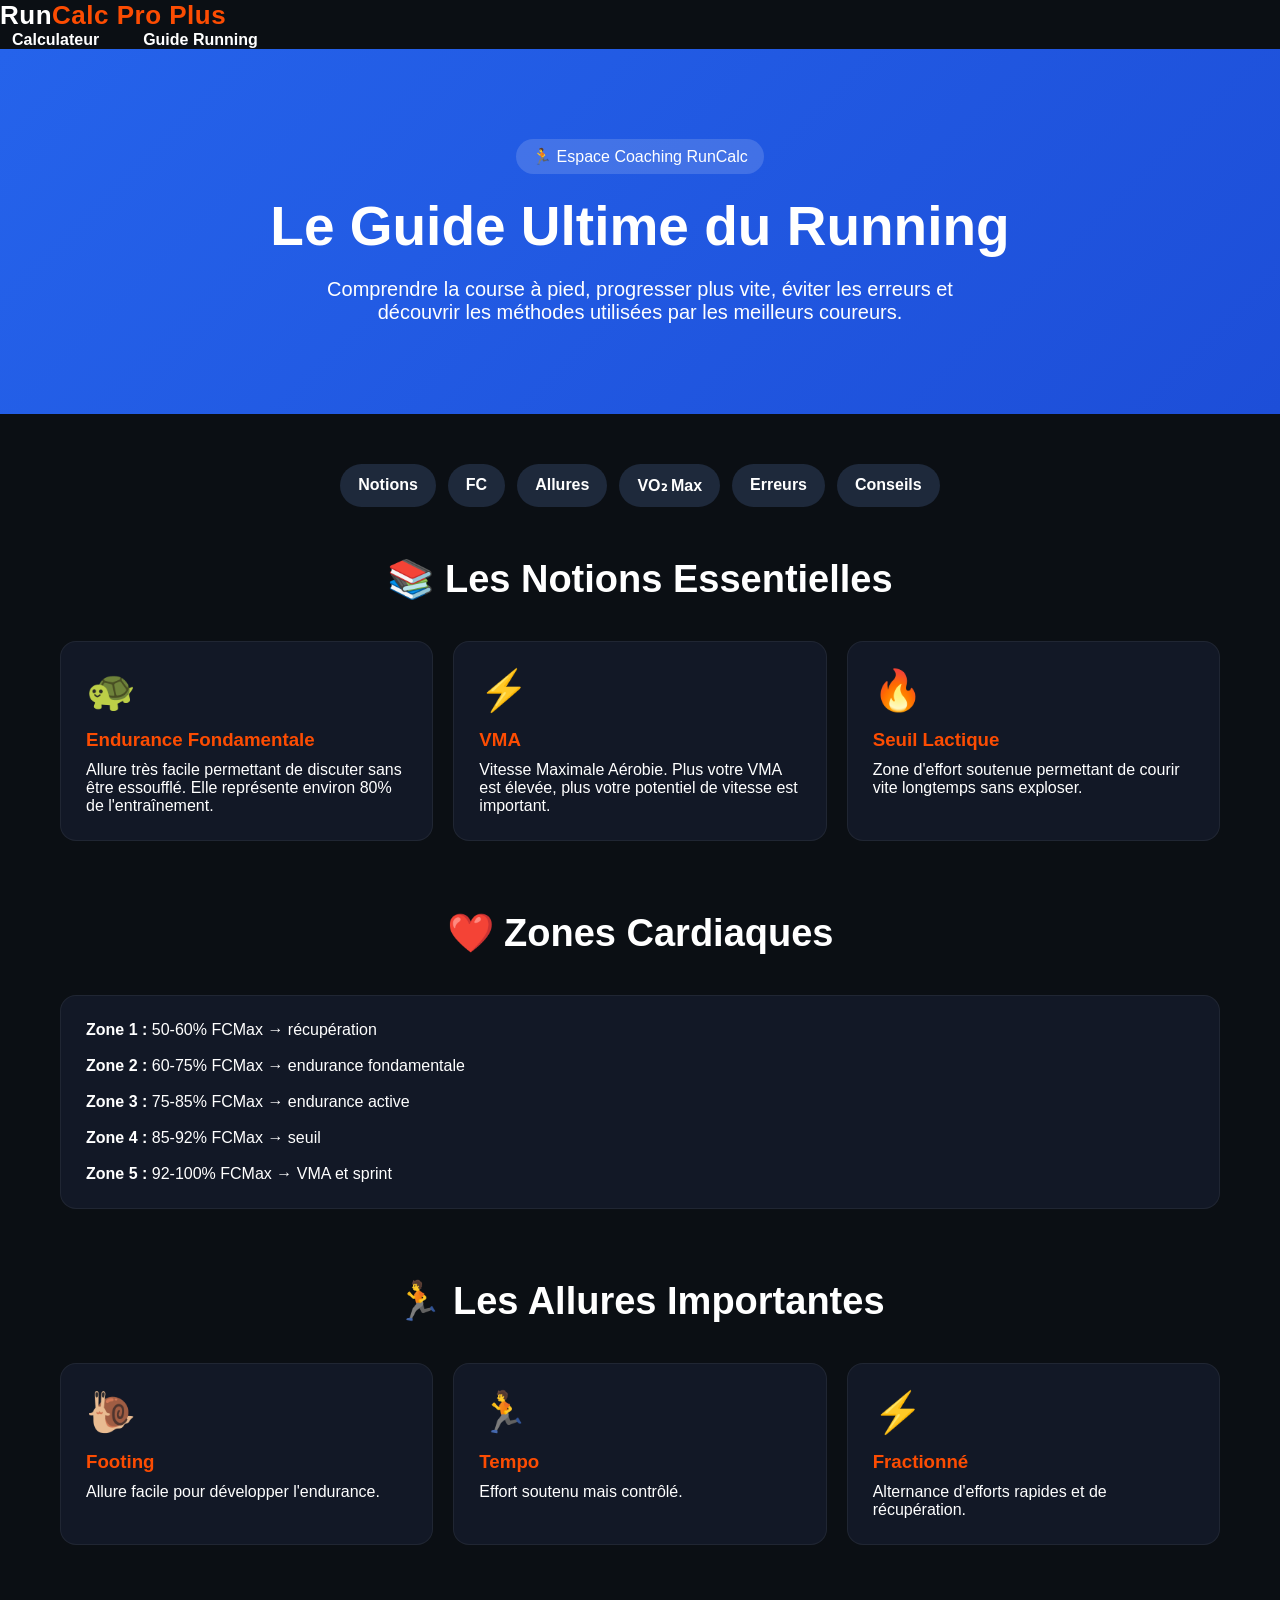
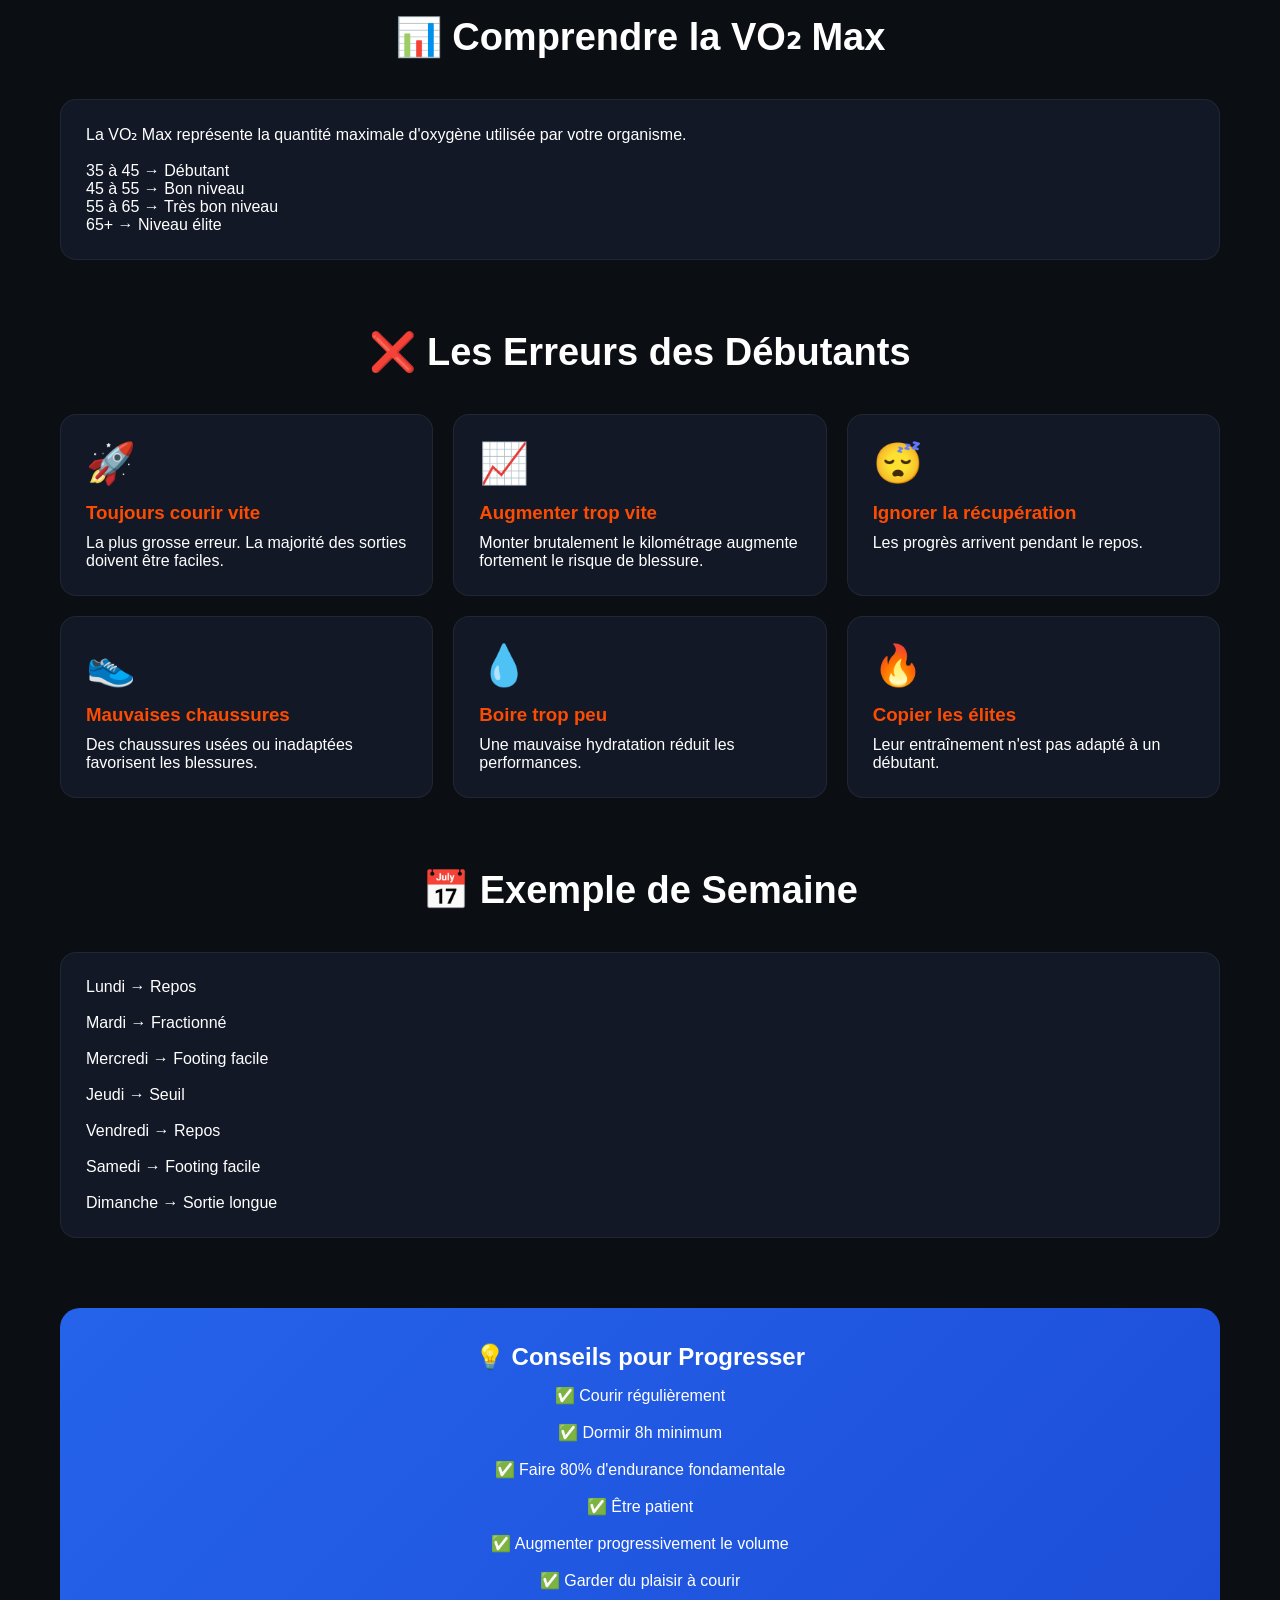
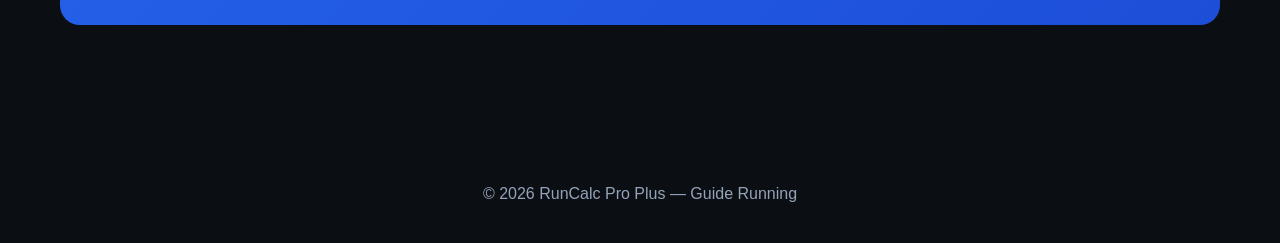
<file: guide-running.html>
<!DOCTYPE html>

<html lang="fr">
<head>
<meta charset="UTF-8">
<meta name="viewport" content="width=device-width, initial-scale=1.0">

<title>Guide Running Complet - RunCalc Pro Plus</title>

<meta name="description" content="Guide complet du running : endurance fondamentale, VMA, VO2 Max, seuil lactique, fréquence cardiaque, erreurs de débutant et conseils d'entraînement.">

<style>

*{
margin:0;
padding:0;
box-sizing:border-box;
font-family:Arial,sans-serif;
}

body{
background:#0b0f14;
color:#ffffff;
}
color:white;
line-height:1.7;
}

nav{
display:flex;
justify-content:space-between;
align-items:center;
padding:18px 8%;
background:#111827;
position:sticky;
top:0;
z-index:100;
border-bottom:1px solid rgba(255,255,255,0.08);
}

.nav-links a{
color:#ffffff;
text-decoration:none;
font-weight:600;
padding:8px 12px;
border-radius:8px;
transition:0.2s;
}

.nav-links a:hover{
background:#fc4c02;
color:white;
}

.logo{
font-size:26px;
font-weight:800;
letter-spacing:0.5px;
}

.logo span{
color:#fc4c02;
}

.nav-links{
display:flex;
gap:20px;
list-style:none;
}

.nav-links a{
color:white;
text-decoration:none;
font-weight:600;
}

.nav-links a:hover{
color:#fc4c02;
}

.hero{
padding:90px 20px;
text-align:center;
background:linear-gradient(135deg,#2563eb,#1d4ed8);
}

.badge{
display:inline-block;
padding:8px 16px;
background:rgba(255,255,255,.15);
border-radius:999px;
margin-bottom:20px;
}

.hero h1{
font-size:55px;
margin-bottom:20px;
}

.hero p{
max-width:700px;
margin:auto;
font-size:20px;
}

.container{
max-width:1200px;
margin:auto;
padding:50px 20px;
}

.section{
margin-bottom:70px;
}

.section-title{
font-size:38px;
text-align:center;
margin-bottom:40px;
color:#ffffff;
font-weight:800;
}

.grid{
display:grid;
grid-template-columns:repeat(auto-fit,minmax(280px,1fr));
gap:20px;
}

.card{
background:#121826;
padding:25px;
border-radius:16px;
border:1px solid rgba(255,255,255,0.06);
transition:0.25s ease;
}

.card:hover{
transform:translateY(-5px);
box-shadow:0 12px 30px rgba(252,76,2,0.18);
border:1px solid rgba(252,76,2,0.25);
}

.card-icon{
font-size:40px;
margin-bottom:15px;
}

.card h3{
margin-bottom:10px;
color:#fc4c02;
}

.guide-menu{
display:flex;
justify-content:center;
flex-wrap:wrap;
gap:12px;
margin-bottom:50px;
}

.guide-menu a{
background:#1e293b;
padding:12px 18px;
border-radius:999px;
color:white;
text-decoration:none;
font-weight:600;
}

.guide-menu a:hover{
background:#fc4c02;
}

.tip-box{
background:linear-gradient(135deg,#2563eb,#1d4ed8);
padding:35px;
border-radius:20px;
text-align:center;
}

.tip-box h2{
margin-bottom:15px;
}

footer{
padding:40px;
text-align:center;
color:#94a3b8;
}

@media(max-width:768px){

.hero h1{
font-size:38px;
}

.hero p{
font-size:17px;
}

.section-title{
font-size:30px;
}

}

</style>

</head>

<body>

<nav>
<div class="logo">Run<span>Calc Pro Plus</span></div>

<ul class="nav-links">
<li><a href="index.html">Calculateur</a></li>
<li><a href="guide-running.html">Guide Running</a></li>
</ul>
</nav>

<header class="hero">

<span class="badge">🏃 Espace Coaching RunCalc</span>

<h1>Le Guide Ultime du Running</h1>

<p>
Comprendre la course à pied, progresser plus vite, éviter les erreurs et découvrir les méthodes utilisées par les meilleurs coureurs.
</p>

</header>

<div class="container">

<div class="guide-menu">
<a href="#notions">Notions</a>
<a href="#zones">FC</a>
<a href="#allures">Allures</a>
<a href="#vo2">VO₂ Max</a>
<a href="#erreurs">Erreurs</a>
<a href="#conseils">Conseils</a>
</div>

<section class="section" id="notions">

<h2 class="section-title">📚 Les Notions Essentielles</h2>

<div class="grid">

<div class="card">
<div class="card-icon">🐢</div>
<h3>Endurance Fondamentale</h3>
<p>
Allure très facile permettant de discuter sans être essoufflé.
Elle représente environ 80% de l'entraînement.
</p>
</div>

<div class="card">
<div class="card-icon">⚡</div>
<h3>VMA</h3>
<p>
Vitesse Maximale Aérobie. Plus votre VMA est élevée, plus votre potentiel de vitesse est important.
</p>
</div>

<div class="card">
<div class="card-icon">🔥</div>
<h3>Seuil Lactique</h3>
<p>
Zone d'effort soutenue permettant de courir vite longtemps sans exploser.
</p>
</div>

</div>

</section>

<section class="section" id="zones">

<h2 class="section-title">❤️ Zones Cardiaques</h2>

<div class="card">

<p>

<b>Zone 1 :</b> 50-60% FCMax → récupération

<br><br>

<b>Zone 2 :</b> 60-75% FCMax → endurance fondamentale

<br><br>

<b>Zone 3 :</b> 75-85% FCMax → endurance active

<br><br>

<b>Zone 4 :</b> 85-92% FCMax → seuil

<br><br>

<b>Zone 5 :</b> 92-100% FCMax → VMA et sprint

</p>

</div>

</section>

<section class="section" id="allures">

<h2 class="section-title">🏃 Les Allures Importantes</h2>

<div class="grid">

<div class="card">
<div class="card-icon">🐌</div>
<h3>Footing</h3>
<p>Allure facile pour développer l'endurance.</p>
</div>

<div class="card">
<div class="card-icon">🏃</div>
<h3>Tempo</h3>
<p>Effort soutenu mais contrôlé.</p>
</div>

<div class="card">
<div class="card-icon">⚡</div>
<h3>Fractionné</h3>
<p>Alternance d'efforts rapides et de récupération.</p>
</div>

</div>

</section>

<section class="section" id="vo2">

<h2 class="section-title">📊 Comprendre la VO₂ Max</h2>

<div class="card">

<p>

La VO₂ Max représente la quantité maximale d'oxygène utilisée par votre organisme.

<br><br>

35 à 45 → Débutant

<br>

45 à 55 → Bon niveau

<br>

55 à 65 → Très bon niveau

<br>

65+ → Niveau élite

</p>

</div>

</section>

<section class="section" id="erreurs">

<h2 class="section-title">❌ Les Erreurs des Débutants</h2>

<div class="grid">

<div class="card">
<div class="card-icon">🚀</div>
<h3>Toujours courir vite</h3>
<p>
La plus grosse erreur. La majorité des sorties doivent être faciles.
</p>
</div>

<div class="card">
<div class="card-icon">📈</div>
<h3>Augmenter trop vite</h3>
<p>
Monter brutalement le kilométrage augmente fortement le risque de blessure.
</p>
</div>

<div class="card">
<div class="card-icon">😴</div>
<h3>Ignorer la récupération</h3>
<p>
Les progrès arrivent pendant le repos.
</p>
</div>

<div class="card">
<div class="card-icon">👟</div>
<h3>Mauvaises chaussures</h3>
<p>
Des chaussures usées ou inadaptées favorisent les blessures.
</p>
</div>

<div class="card">
<div class="card-icon">💧</div>
<h3>Boire trop peu</h3>
<p>
Une mauvaise hydratation réduit les performances.
</p>
</div>

<div class="card">
<div class="card-icon">🔥</div>
<h3>Copier les élites</h3>
<p>
Leur entraînement n'est pas adapté à un débutant.
</p>
</div>

</div>

</section>

<section class="section">

<h2 class="section-title">📅 Exemple de Semaine</h2>

<div class="card">

<p>

Lundi → Repos

<br><br>

Mardi → Fractionné

<br><br>

Mercredi → Footing facile

<br><br>

Jeudi → Seuil

<br><br>

Vendredi → Repos

<br><br>

Samedi → Footing facile

<br><br>

Dimanche → Sortie longue

</p>

</div>

</section>

<section class="section" id="conseils">

<div class="tip-box">

<h2>💡 Conseils pour Progresser</h2>

<p>

✅ Courir régulièrement

<br><br>

✅ Dormir 8h minimum

<br><br>

✅ Faire 80% d'endurance fondamentale

<br><br>

✅ Être patient

<br><br>

✅ Augmenter progressivement le volume

<br><br>

✅ Garder du plaisir à courir

</p>

</div>

</section>

</div>

<footer>

© 2026 RunCalc Pro Plus — Guide Running

</footer>

</body>
</html>
</file>
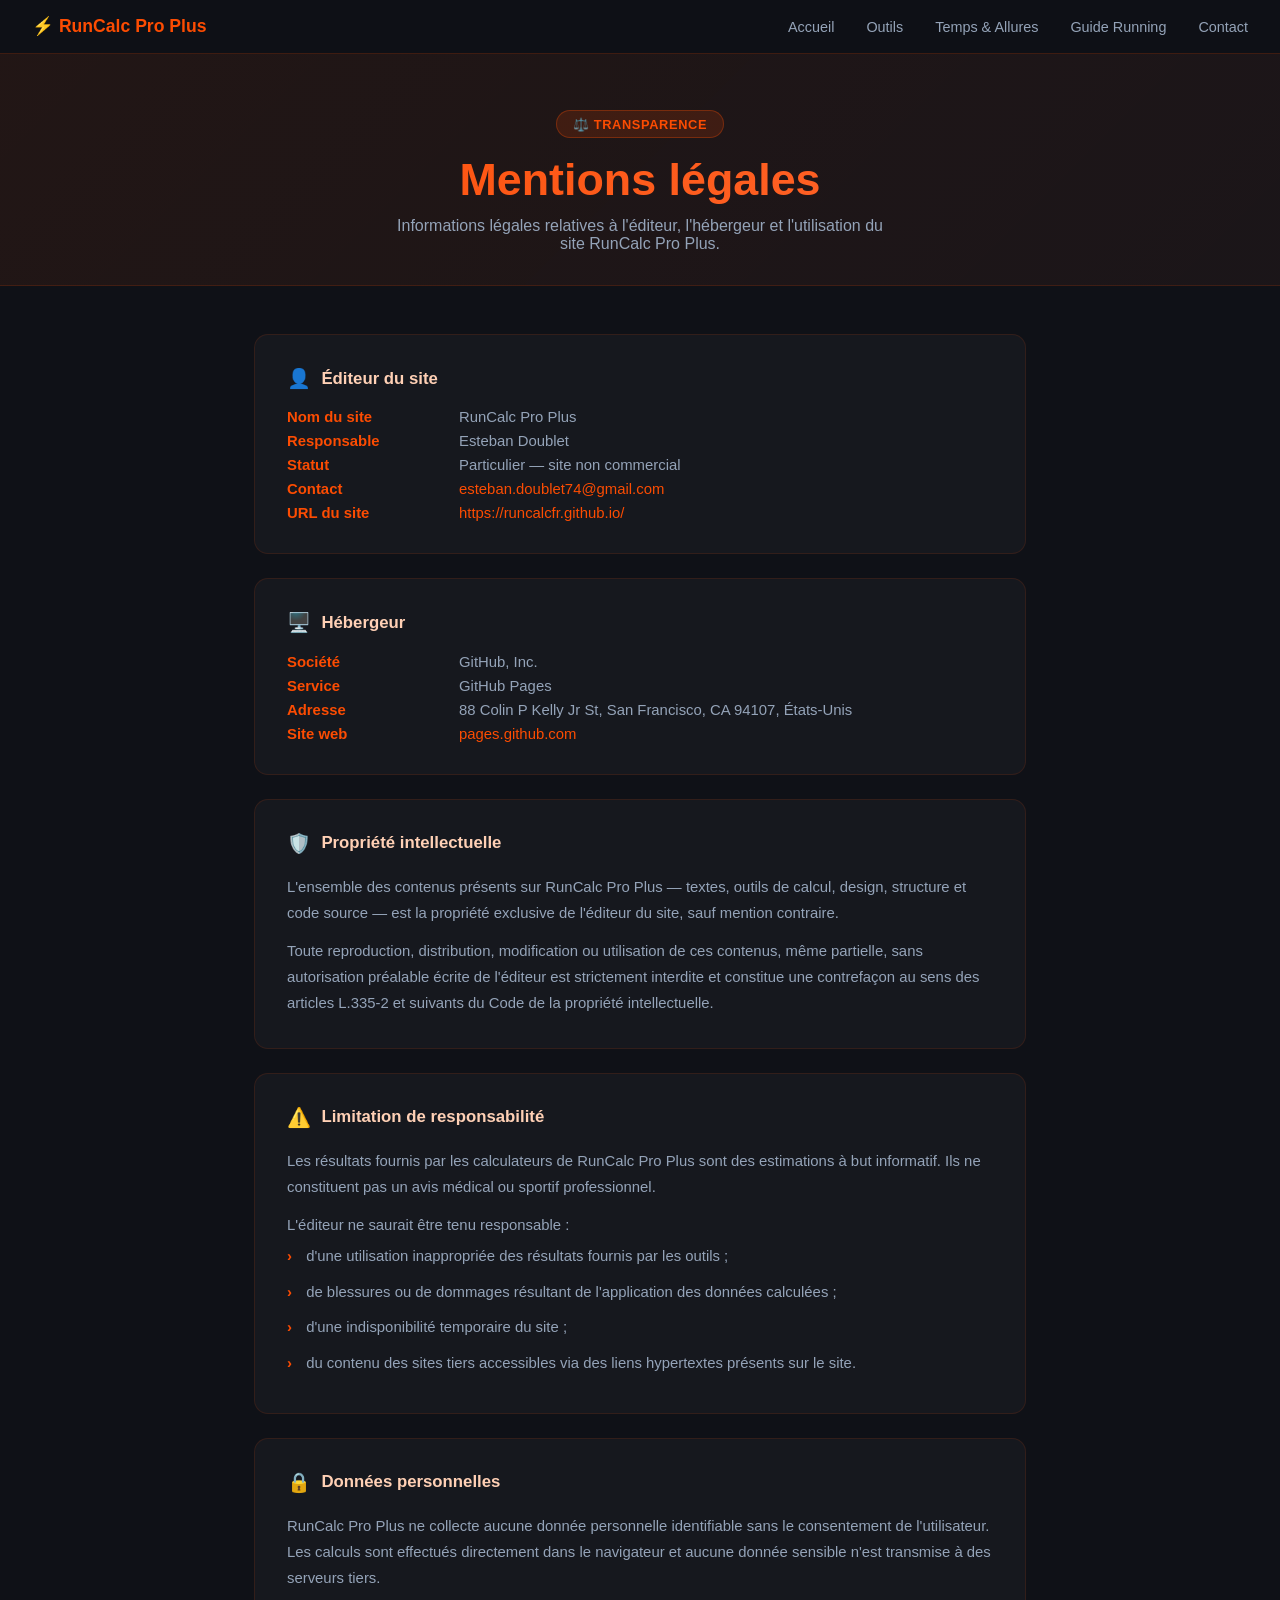
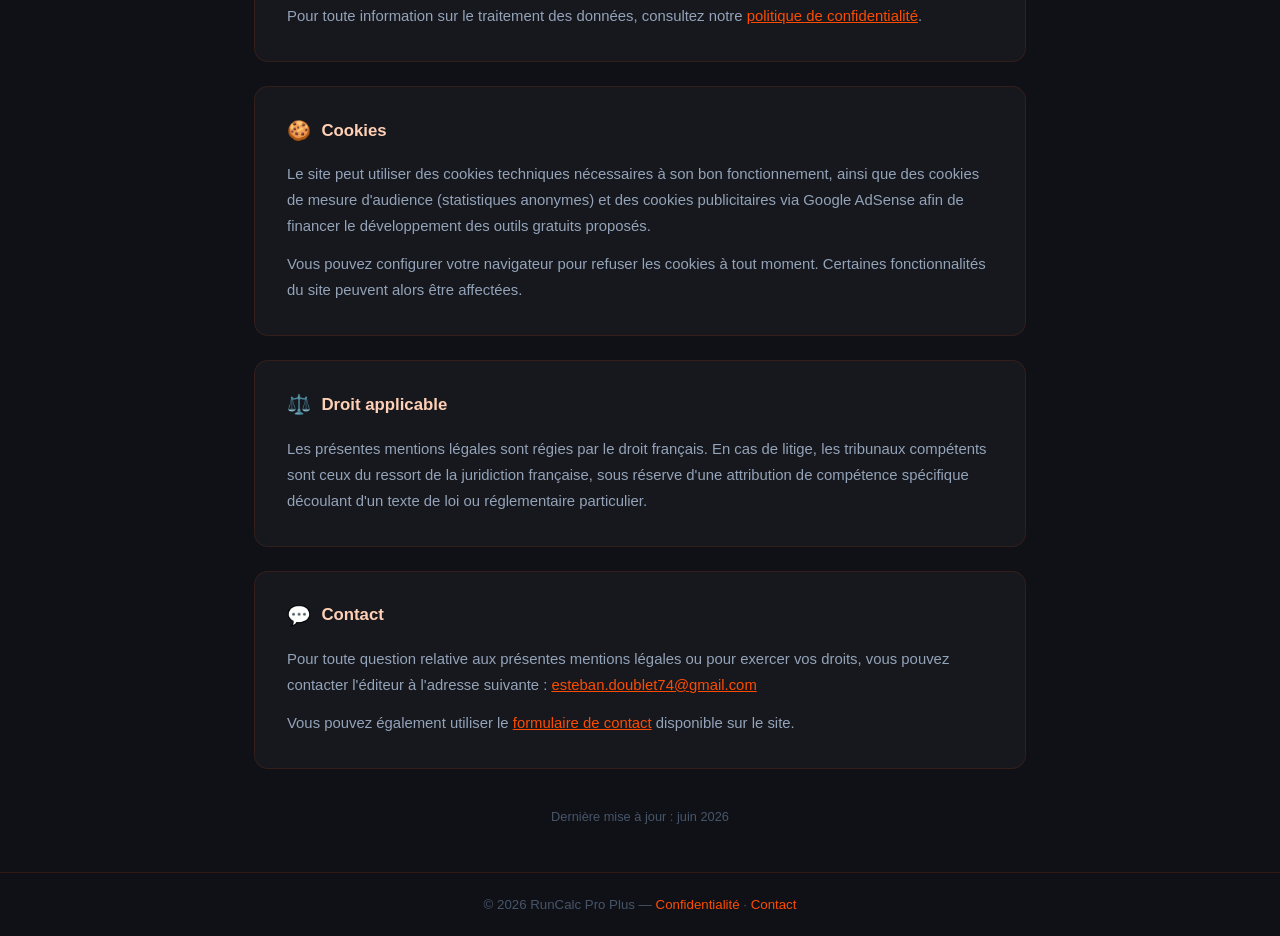
<file: mentions-legales.html>
<!DOCTYPE html>
<html lang="fr">
<head>
  <meta charset="UTF-8" />
  <meta name="viewport" content="width=device-width, initial-scale=1.0" />
  <title>Mentions légales | RunCalc Pro Plus</title>
  <meta name="description" content="Mentions légales de RunCalc Pro Plus — éditeur, hébergeur, propriété intellectuelle et responsabilités." />
  <style>
    *, *::before, *::after { box-sizing: border-box; margin: 0; padding: 0; }

    body {
      font-family: -apple-system, BlinkMacSystemFont, 'Segoe UI', Roboto, sans-serif;
      background: #0f1117;
      color: #e2e8f0;
      min-height: 100vh;
      display: flex;
      flex-direction: column;
    }

    /* ── NAV ── */
    nav {
      background: rgba(15,17,23,0.95);
      border-bottom: 1px solid rgba(252,76,2,0.2);
      padding: 1rem 2rem;
      display: flex;
      align-items: center;
      gap: 2rem;
      flex-wrap: wrap;
      position: sticky;
      top: 0;
      z-index: 100;
      backdrop-filter: blur(10px);
    }
    nav .brand {
      font-weight: 700;
      font-size: 1.1rem;
      color: #FC4C02;
      text-decoration: none;
      margin-right: auto;
    }
    nav a {
      color: #94a3b8;
      text-decoration: none;
      font-size: 0.9rem;
      transition: color .2s;
    }
    nav a:hover { color: #FC4C02; }

    /* ── HERO ── */
    .hero {
      text-align: center;
      padding: 3.5rem 1.5rem 2rem;
      background: linear-gradient(135deg, rgba(252,76,2,0.08) 0%, rgba(255,106,53,0.05) 100%);
      border-bottom: 1px solid rgba(252,76,2,0.15);
    }
    .hero .badge {
      display: inline-block;
      background: rgba(252,76,2,0.15);
      color: #FC4C02;
      border: 1px solid rgba(252,76,2,0.3);
      border-radius: 999px;
      padding: .35rem 1rem;
      font-size: .8rem;
      font-weight: 600;
      letter-spacing: .05em;
      text-transform: uppercase;
      margin-bottom: 1rem;
    }
    .hero h1 {
      font-size: clamp(1.8rem, 4vw, 2.8rem);
      font-weight: 800;
      background: linear-gradient(135deg, #FC4C02, #FF6A35);
      -webkit-background-clip: text;
      -webkit-text-fill-color: transparent;
      background-clip: text;
      margin-bottom: .75rem;
    }
    .hero p {
      color: #94a3b8;
      font-size: 1rem;
      max-width: 500px;
      margin: 0 auto;
    }

    /* ── MAIN ── */
    main {
      flex: 1;
      max-width: 820px;
      margin: 0 auto;
      padding: 3rem 1.5rem;
      width: 100%;
    }

    /* ── SECTIONS ── */
    .section {
      background: rgba(255,255,255,0.03);
      border: 1px solid rgba(252,76,2,0.12);
      border-radius: 14px;
      padding: 2rem;
      margin-bottom: 1.5rem;
      transition: border-color .2s;
    }
    .section:hover { border-color: rgba(252,76,2,0.28); }

    .section-title {
      display: flex;
      align-items: center;
      gap: .65rem;
      font-size: 1.05rem;
      font-weight: 700;
      color: #FFD0B5;
      margin-bottom: 1.2rem;
    }
    .section-title .icon {
      font-size: 1.2rem;
    }

    .section p, .section li {
      color: #94a3b8;
      font-size: .93rem;
      line-height: 1.75;
    }
    .section p + p { margin-top: .75rem; }

    .section ul {
      list-style: none;
      padding: 0;
    }
    .section ul li {
      padding: .3rem 0 .3rem 1.2rem;
      position: relative;
    }
    .section ul li::before {
      content: '›';
      position: absolute;
      left: 0;
      color: #FC4C02;
      font-weight: 700;
    }

    .info-row {
      display: flex;
      flex-direction: column;
      gap: .5rem;
    }
    .info-item {
      display: flex;
      gap: .75rem;
      align-items: baseline;
      font-size: .93rem;
    }
    .info-label {
      color: #FC4C02;
      font-weight: 600;
      min-width: 160px;
      flex-shrink: 0;
    }
    .info-value {
      color: #94a3b8;
    }
    .info-value a {
      color: #FC4C02;
      text-decoration: none;
    }
    .info-value a:hover { text-decoration: underline; }

    .update-note {
      text-align: center;
      color: #475569;
      font-size: .8rem;
      margin-top: 2.5rem;
    }

    /* ── FOOTER ── */
    footer {
      text-align: center;
      padding: 1.5rem;
      border-top: 1px solid rgba(252,76,2,0.15);
      color: #475569;
      font-size: .83rem;
    }
    footer a { color: #FC4C02; text-decoration: none; }
    footer a:hover { text-decoration: underline; }

    @media (max-width: 600px) {
      .info-item { flex-direction: column; gap: .1rem; }
      .info-label { min-width: unset; }
    }
  </style>
</head>
<body>

  <nav>
    <a class="brand" href="https://runcalcfr.github.io/index.html">⚡ RunCalc Pro Plus</a>
    <a href="https://runcalcfr.github.io/index.html">Accueil</a>
    <a href="https://runcalcfr.github.io/executercalc.html">Outils</a>
    <a href="https://runcalcfr.github.io/temps.html">Temps &amp; Allures</a>
    <a href="https://runcalcfr.github.io/guide-running.html">Guide Running</a>
    <a href="https://runcalcfr.github.io/contact.html">Contact</a>
  </nav>

  <div class="hero">
    <div class="badge">⚖️ Transparence</div>
    <h1>Mentions légales</h1>
    <p>Informations légales relatives à l'éditeur, l'hébergeur et l'utilisation du site RunCalc Pro Plus.</p>
  </div>

  <main>

    <!-- Éditeur -->
    <div class="section">
      <div class="section-title"><span class="icon">👤</span> Éditeur du site</div>
      <div class="info-row">
        <div class="info-item">
          <span class="info-label">Nom du site</span>
          <span class="info-value">RunCalc Pro Plus</span>
        </div>
        <div class="info-item">
          <span class="info-label">Responsable</span>
          <span class="info-value">Esteban Doublet</span>
        </div>
        <div class="info-item">
          <span class="info-label">Statut</span>
          <span class="info-value">Particulier — site non commercial</span>
        </div>
        <div class="info-item">
          <span class="info-label">Contact</span>
          <span class="info-value"><a href="mailto:esteban.doublet74@gmail.com">esteban.doublet74@gmail.com</a></span>
        </div>
        <div class="info-item">
          <span class="info-label">URL du site</span>
          <span class="info-value"><a href="https://runcalcfr.github.io/" target="_blank" rel="noopener">https://runcalcfr.github.io/</a></span>
        </div>
      </div>
    </div>

    <!-- Hébergeur -->
    <div class="section">
      <div class="section-title"><span class="icon">🖥️</span> Hébergeur</div>
      <div class="info-row">
        <div class="info-item">
          <span class="info-label">Société</span>
          <span class="info-value">GitHub, Inc.</span>
        </div>
        <div class="info-item">
          <span class="info-label">Service</span>
          <span class="info-value">GitHub Pages</span>
        </div>
        <div class="info-item">
          <span class="info-label">Adresse</span>
          <span class="info-value">88 Colin P Kelly Jr St, San Francisco, CA 94107, États-Unis</span>
        </div>
        <div class="info-item">
          <span class="info-label">Site web</span>
          <span class="info-value"><a href="https://pages.github.com" target="_blank" rel="noopener">pages.github.com</a></span>
        </div>
      </div>
    </div>

    <!-- Propriété intellectuelle -->
    <div class="section">
      <div class="section-title"><span class="icon">🛡️</span> Propriété intellectuelle</div>
      <p>L'ensemble des contenus présents sur RunCalc Pro Plus — textes, outils de calcul, design, structure et code source — est la propriété exclusive de l'éditeur du site, sauf mention contraire.</p>
      <p>Toute reproduction, distribution, modification ou utilisation de ces contenus, même partielle, sans autorisation préalable écrite de l'éditeur est strictement interdite et constitue une contrefaçon au sens des articles L.335-2 et suivants du Code de la propriété intellectuelle.</p>
    </div>

    <!-- Responsabilité -->
    <div class="section">
      <div class="section-title"><span class="icon">⚠️</span> Limitation de responsabilité</div>
      <p>Les résultats fournis par les calculateurs de RunCalc Pro Plus sont des estimations à but informatif. Ils ne constituent pas un avis médical ou sportif professionnel.</p>
      <p>L'éditeur ne saurait être tenu responsable :</p>
      <ul>
        <li>d'une utilisation inappropriée des résultats fournis par les outils ;</li>
        <li>de blessures ou de dommages résultant de l'application des données calculées ;</li>
        <li>d'une indisponibilité temporaire du site ;</li>
        <li>du contenu des sites tiers accessibles via des liens hypertextes présents sur le site.</li>
      </ul>
    </div>

    <!-- Données personnelles -->
    <div class="section">
      <div class="section-title"><span class="icon">🔒</span> Données personnelles</div>
      <p>RunCalc Pro Plus ne collecte aucune donnée personnelle identifiable sans le consentement de l'utilisateur. Les calculs sont effectués directement dans le navigateur et aucune donnée sensible n'est transmise à des serveurs tiers.</p>
      <p>Pour toute information sur le traitement des données, consultez notre <a href="https://runcalcfr.github.io/confidentialite.html" style="color:#FC4C02;">politique de confidentialité</a>.</p>
    </div>

    <!-- Cookies -->
    <div class="section">
      <div class="section-title"><span class="icon">🍪</span> Cookies</div>
      <p>Le site peut utiliser des cookies techniques nécessaires à son bon fonctionnement, ainsi que des cookies de mesure d'audience (statistiques anonymes) et des cookies publicitaires via Google AdSense afin de financer le développement des outils gratuits proposés.</p>
      <p>Vous pouvez configurer votre navigateur pour refuser les cookies à tout moment. Certaines fonctionnalités du site peuvent alors être affectées.</p>
    </div>

    <!-- Droit applicable -->
    <div class="section">
      <div class="section-title"><span class="icon">⚖️</span> Droit applicable</div>
      <p>Les présentes mentions légales sont régies par le droit français. En cas de litige, les tribunaux compétents sont ceux du ressort de la juridiction française, sous réserve d'une attribution de compétence spécifique découlant d'un texte de loi ou réglementaire particulier.</p>
    </div>

    <!-- Contact -->
    <div class="section">
      <div class="section-title"><span class="icon">💬</span> Contact</div>
      <p>Pour toute question relative aux présentes mentions légales ou pour exercer vos droits, vous pouvez contacter l'éditeur à l'adresse suivante : <a href="mailto:esteban.doublet74@gmail.com" style="color:#FC4C02;">esteban.doublet74@gmail.com</a></p>
      <p>Vous pouvez également utiliser le <a href="https://runcalcfr.github.io/contact.html" style="color:#FC4C02;">formulaire de contact</a> disponible sur le site.</p>
    </div>

    <p class="update-note">Dernière mise à jour : juin 2026</p>

  </main>

  <footer>
    © 2026 RunCalc Pro Plus —
    <a href="https://runcalcfr.github.io/confidentialite.html">Confidentialité</a> ·
    <a href="https://runcalcfr.github.io/contact.html">Contact</a>
  </footer>

</body>
</html>
</file>
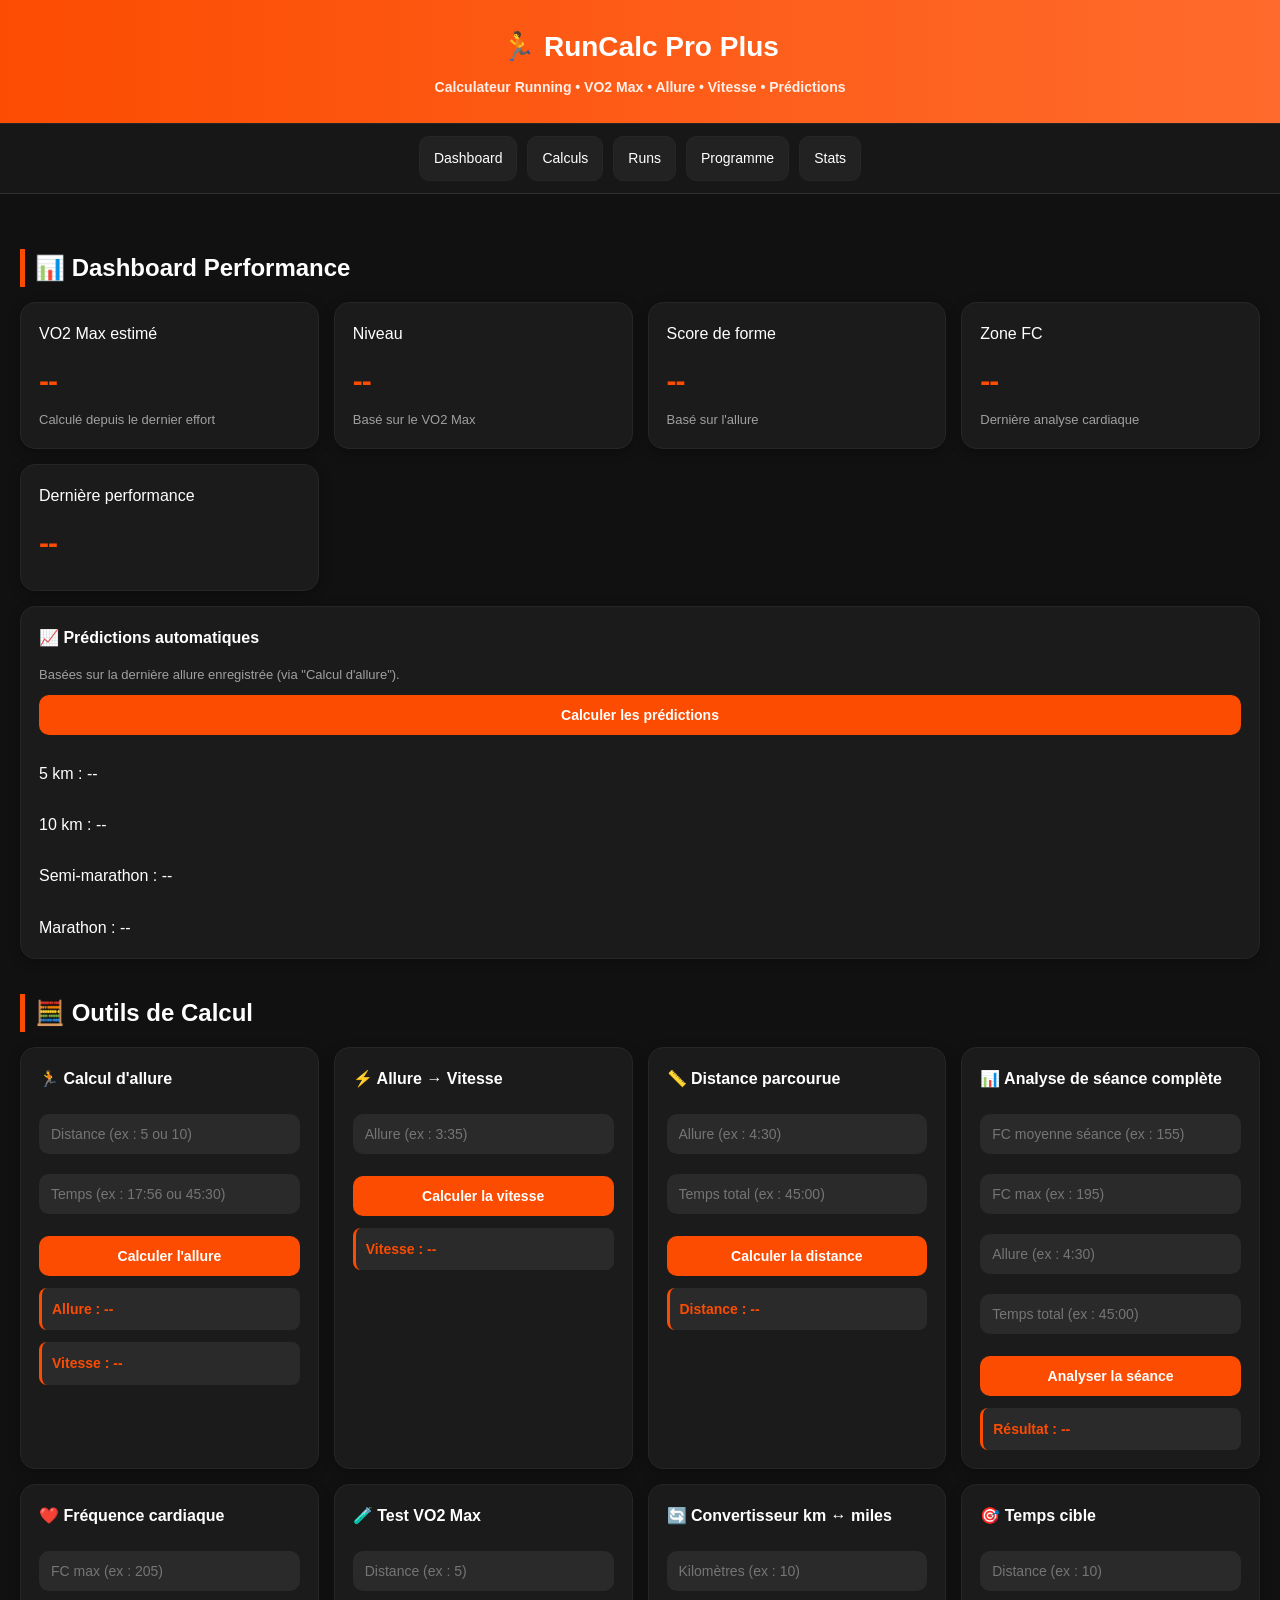
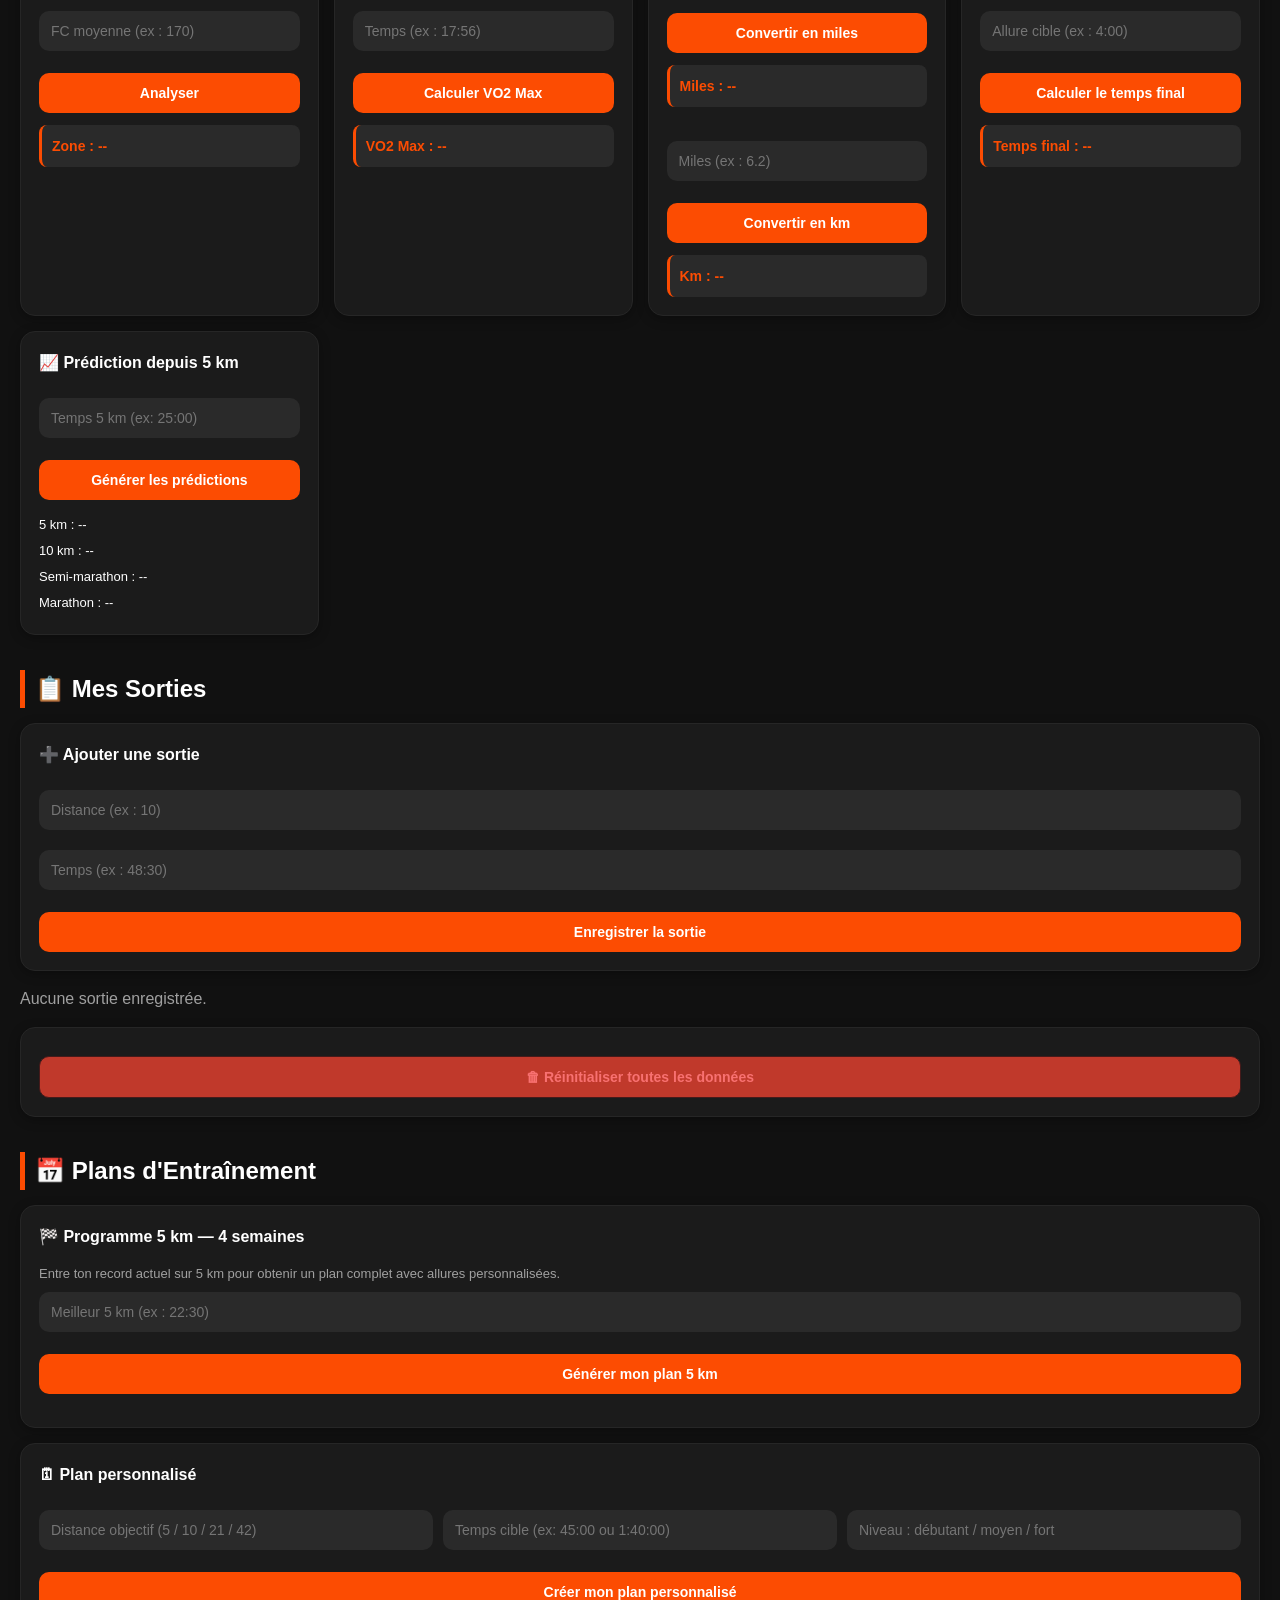
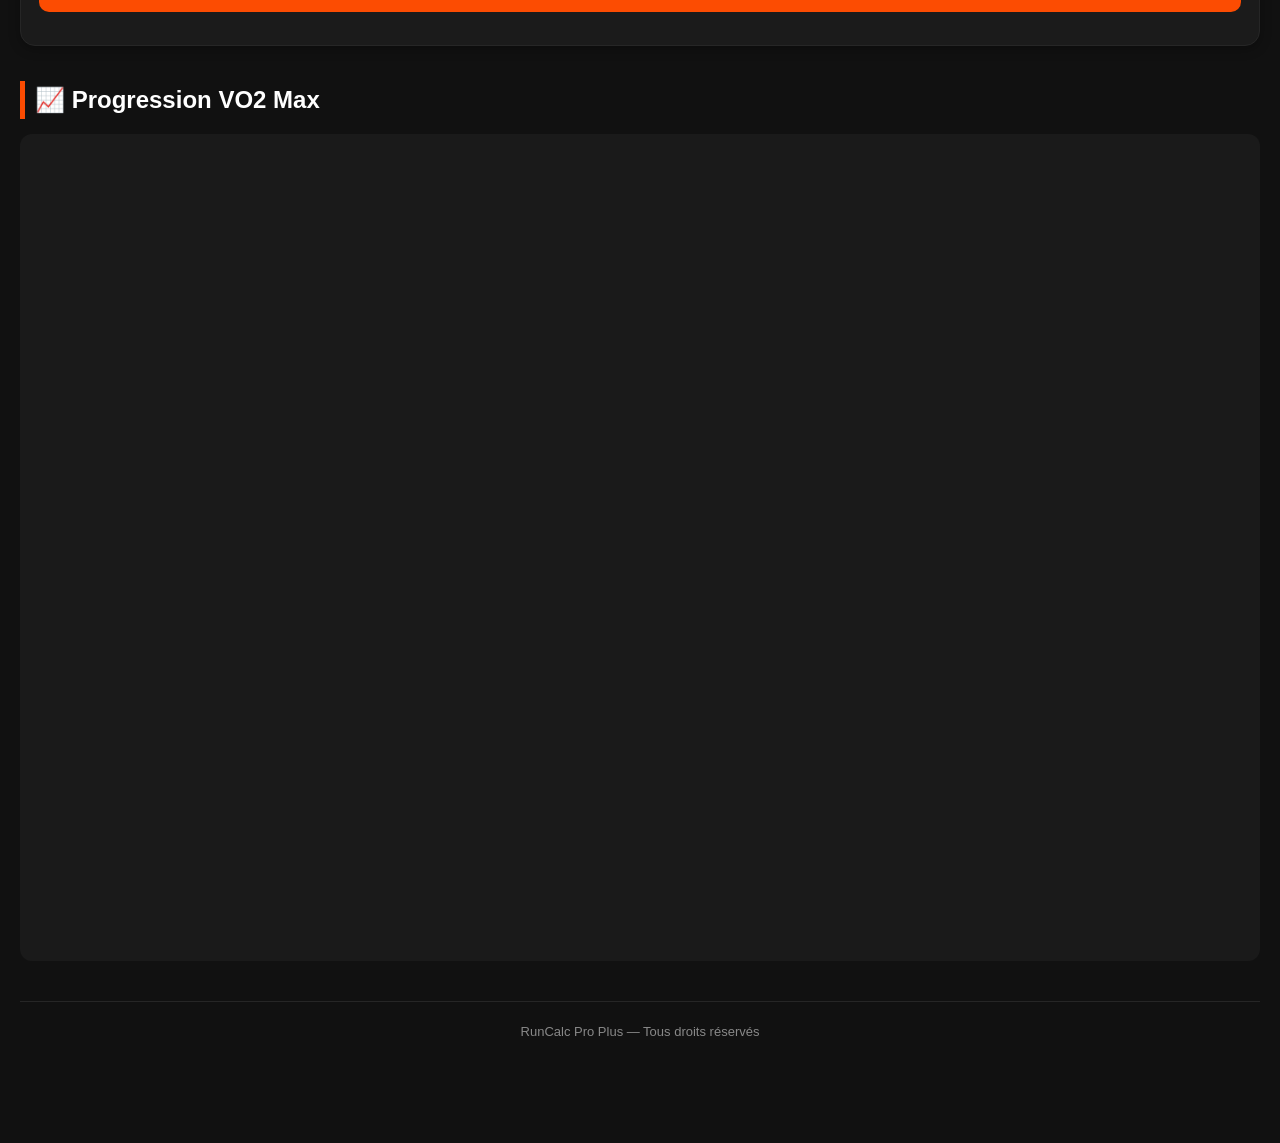
<file: runcalc.html>
<!DOCTYPE html>
<html lang="fr">
  <link rel="stylesheet" href="style.css">
<head>
<meta charset="UTF-8">
<meta name="viewport" content="width=device-width, initial-scale=1.0">
<title>RunCalc Pro Plus</title>
<meta name="description" content="Calculateur de course à pied : allure, vitesse, VO2 Max, prédictions, entraînements et suivi des performances.">

<!-- ADSENSE -->
<script async src="https://pagead2.googlesyndication.com/pagead/js/adsbygoogle.js?client=ca-pub-9530999475279577" crossorigin="anonymous"></script>

<style>
:root {
  --orange: #fc4c02;
  --orange2: #ff6b2c;
  --bg: #111111;
  --card: #1b1b1b;
  --card2: #242424;
  --text: #ffffff;
  --gray: #a0a0a0;
}

* { margin: 0; padding: 0; box-sizing: border-box; }

body {
  font-family: Arial, Helvetica, sans-serif;
  background: var(--bg);
  color: var(--text);
}

header {
  background: linear-gradient(90deg, var(--orange), var(--orange2));
  padding: 25px;
  text-align: center;
  font-size: 28px;
  font-weight: bold;
  box-shadow: 0 3px 15px rgba(0,0,0,.4);
}

.subtitle { font-size: 14px; margin-top: 6px; opacity: .9; }

nav {
  position: sticky;
  top: 0;
  z-index: 1000;
  background: #171717;
  display: flex;
  justify-content: center;
  gap: 10px;
  padding: 12px;
  flex-wrap: wrap;
  border-bottom: 1px solid #2f2f2f;
}

nav a {
  color: white;
  text-decoration: none;
  padding: 10px 14px;
  background: #222;
  border-radius: 10px;
  transition: .2s;
  font-size: 14px;
}

nav a:hover { background: var(--orange); }

.container { max-width: 1300px; margin: auto; padding: 20px; }

.section { margin-top: 35px; }

.section-title {
  font-size: 24px;
  margin-bottom: 15px;
  border-left: 5px solid var(--orange);
  padding-left: 10px;
}

.grid {
  display: grid;
  grid-template-columns: repeat(auto-fit, minmax(260px, 1fr));
  gap: 15px;
}

.card {
  background: var(--card);
  padding: 18px;
  border-radius: 15px;
  box-shadow: 0 3px 12px rgba(0,0,0,.3);
  transition: .2s;
}

.card:hover {
  transform: translateY(-3px);
  box-shadow: 0 8px 20px rgba(252,76,2,.15);
}

.stat {
  font-size: 30px;
  font-weight: bold;
  margin-top: 10px;
  color: var(--orange);
}

.label { color: var(--gray); font-size: 13px; margin-top: 4px; }

input {
  width: 100%;
  padding: 12px;
  margin-top: 8px;
  border: none;
  border-radius: 10px;
  background: #2a2a2a;
  color: white;
  font-size: 14px;
}

button {
  width: 100%;
  padding: 12px;
  margin-top: 10px;
  border: none;
  border-radius: 10px;
  background: var(--orange);
  color: white;
  font-weight: bold;
  cursor: pointer;
  font-size: 14px;
  transition: .2s;
}

button:hover { background: var(--orange2); }

button.danger { background: #c0392b; }
button.danger:hover { background: #e74c3c; }

.result {
  margin-top: 12px;
  padding: 10px;
  background: #2a2a2a;
  border-radius: 8px;
  color: var(--orange);
  font-weight: bold;
  min-height: 38px;
}

.plan-output {
  white-space: pre-line;
  margin-top: 15px;
  font-size: 13px;
  line-height: 1.7;
  color: #ddd;
}

.run-item {
  background: #242424;
  padding: 10px;
  margin-top: 10px;
  border-radius: 10px;
  border-left: 4px solid var(--orange);
  font-size: 13px;
  line-height: 1.6;
}

.ads { margin: 25px 0; }

canvas {
  background: #1a1a1a;
  border-radius: 12px;
  width: 100%;
  display: block;
}

.footer { margin-top: 40px; padding: 20px; text-align: center; color: #888; font-size: 13px; }
</style>
</head>

<body>

<header>
  🏃 RunCalc Pro Plus
  <div class="subtitle">Calculateur Running • VO2 Max • Allure • Vitesse • Prédictions</div>
</header>

<nav>
  <a href="#dash">Dashboard</a>
  <a href="#calc">Calculs</a>
  <a href="#runs">Runs</a>
  <a href="#plan">Programme</a>
  <a href="#stats">Stats</a>
</nav>

<div class="container">

  <!-- PUB 1 -->
  <div class="ads">
    <ins class="adsbygoogle" style="display:block"
      data-ad-client="ca-pub-9530999475279577"
      data-ad-slot="8262360329"
      data-ad-format="auto"
      data-full-width-responsive="true"></ins>
    <script>(adsbygoogle = window.adsbygoogle || []).push({});</script>
  </div>

  <!-- ===== DASHBOARD ===== -->
  <section id="dash" class="section">
    <h2 class="section-title">📊 Dashboard Performance</h2>

    <div class="grid">

      <div class="card">
        VO2 Max estimé
        <div class="stat" id="dashVO2">--</div>
        <div class="label">Calculé depuis le dernier effort</div>
      </div>

      <div class="card">
        Niveau
        <div class="stat" id="dashLevel">--</div>
        <div class="label">Basé sur le VO2 Max</div>
      </div>

      <div class="card">
        Score de forme
        <div class="stat" id="dashScore">--</div>
        <div class="label">Basé sur l'allure</div>
      </div>

      <div class="card">
        Zone FC
        <div class="stat" id="dashZone">--</div>
        <div class="label">Dernière analyse cardiaque</div>
      </div>

      <div class="card">
        Dernière performance
        <div class="stat" id="dashLast">--</div>
      </div>

    </div>

    <!-- Prédictions automatiques -->
    <div class="card" style="margin-top:15px;">
      <h3>📈 Prédictions automatiques</h3>
      <p style="color:var(--gray); font-size:13px; margin-top:6px;">
        Basées sur la dernière allure enregistrée (via "Calcul d'allure").
      </p>
      <button onclick="predict()">Calculer les prédictions</button>
      <br><br>
      <div id="pred5k">5 km : --</div><br>
      <div id="pred10k">10 km : --</div><br>
      <div id="pred21k">Semi-marathon : --</div><br>
      <div id="pred42k">Marathon : --</div>
    </div>

  </section>

  <!-- PUB 2 -->
  <div class="ads">
    <ins class="adsbygoogle" style="display:block"
      data-ad-client="ca-pub-9530999475279577"
      data-ad-slot="7452209090"
      data-ad-format="auto"
      data-full-width-responsive="true"></ins>
    <script>(adsbygoogle = window.adsbygoogle || []).push({});</script>
  </div>

  <!-- ===== CALCULS ===== -->
  <section id="calc" class="section">
    <h2 class="section-title">🧮 Outils de Calcul</h2>

    <div class="grid">

      <!-- ALLURE -->
      <div class="card">
        <h3>🏃 Calcul d'allure</h3>
        <input id="dist" placeholder="Distance (ex : 5 ou 10)">
        <input id="time" placeholder="Temps (ex : 17:56 ou 45:30)">
        <button onclick="calcPace()">Calculer l'allure</button>
        <div class="result" id="paceOut">Allure : --</div>
        <div class="result" id="speedOut">Vitesse : --</div>
      </div>

      <!-- VITESSE depuis allure -->
      <div class="card">
        <h3>⚡ Allure → Vitesse</h3>
        <input id="paceInput" placeholder="Allure (ex : 3:35)">
        <button onclick="calcSpeed()">Calculer la vitesse</button>
        <div class="result" id="speedOnlyOut">Vitesse : --</div>
      </div>

      <!-- DISTANCE depuis allure + temps -->
      <div class="card">
        <h3>📏 Distance parcourue</h3>
        <input id="distancePace" placeholder="Allure (ex : 4:30)">
        <input id="distanceTime" placeholder="Temps total (ex : 45:00)">
        <button onclick="calcDistance()">Calculer la distance</button>
        <div class="result" id="distanceOut">Distance : --</div>
      </div>

      <!-- ANALYSE SEANCE COMPLETE -->
<div class="card">
  <h3>📊 Analyse de séance complète</h3>

  <input id="fc_session" placeholder="FC moyenne séance (ex : 155)">
  <input id="fc_max" placeholder="FC max (ex : 195)">
  <input id="pace_session" placeholder="Allure (ex : 4:30)">
  <input id="time_session" placeholder="Temps total (ex : 45:00)">

  <button onclick="analyseSeance()">Analyser la séance</button>

  <div class="result" id="session_result">Résultat : --</div>
</div>
      
      <!-- FC -->
      <div class="card">
        <h3>❤️ Fréquence cardiaque</h3>
        <input id="fcmax" placeholder="FC max (ex : 205)">
        <input id="fcavg" placeholder="FC moyenne (ex : 170)">
        <button onclick="calcFC()">Analyser</button>
        <div class="result" id="fcOut">Zone : --</div>
      </div>

      <!-- VO2 Max -->
      <div class="card">
        <h3>🧪 Test VO2 Max</h3>
        <input id="vo2dist" placeholder="Distance (ex : 5)">
        <input id="vo2time" placeholder="Temps (ex : 17:56)">
        <button onclick="calcVO2Test()">Calculer VO2 Max</button>
        <div class="result" id="vo2testOut">VO2 Max : --</div>
      </div>

      <!-- Convertisseur km ↔ miles -->
      <div class="card">
        <h3>🔄 Convertisseur km ↔ miles</h3>
        <input id="kmInput" placeholder="Kilomètres (ex : 10)">
        <button onclick="convertKm()">Convertir en miles</button>
        <div class="result" id="mileOut">Miles : --</div>
        <br>
        <input id="milesInput" placeholder="Miles (ex : 6.2)">
        <button onclick="convertMiles()">Convertir en km</button>
        <div class="result" id="kmOut">Km : --</div>
      </div>

      <!-- Temps cible -->
      <div class="card">
        <h3>🎯 Temps cible</h3>
        <input id="goalDist" placeholder="Distance (ex : 10)">
        <input id="goalPace" placeholder="Allure cible (ex : 4:00)">
        <button onclick="calcGoalTime()">Calculer le temps final</button>
        <div class="result" id="goalOut">Temps final : --</div>
      </div>

      <!-- Prédiction manuelle depuis 5 km -->
      <div class="card">
        <h3>📈 Prédiction depuis 5 km</h3>
        <input id="predInput" placeholder="Temps 5 km (ex: 25:00)">
        <button onclick="manualPredict()">Générer les prédictions</button>
        <div style="margin-top:12px; font-size:13px; line-height:2;">
          <div id="mPred5k">5 km : --</div>
          <div id="mPred10k">10 km : --</div>
          <div id="mPred21k">Semi-marathon : --</div>
          <div id="mPred42k">Marathon : --</div>
        </div>
      </div>

    </div>
  </section>

  <!-- ===== RUNS ===== -->
  <section id="runs" class="section">
    <h2 class="section-title">📋 Mes Sorties</h2>

    <div class="card">
      <h3>➕ Ajouter une sortie</h3>
      <input id="rDist" placeholder="Distance (ex : 10)">
      <input id="rTime" placeholder="Temps (ex : 48:30)">
      <button onclick="addRun()">Enregistrer la sortie</button>
    </div>

    <div id="runList" style="margin-top:15px;"></div>

    <div class="card" style="margin-top:15px;">
      <button class="danger" onclick="resetAll()">🗑 Réinitialiser toutes les données</button>
    </div>
  </section>

  <!-- ===== PROGRAMME ===== -->
  <section id="plan" class="section">
    <h2 class="section-title">📅 Plans d'Entraînement</h2>

    <div class="grid">

      <!-- Plan 5 km sur 4 semaines -->
      <div class="card" style="grid-column: 1 / -1;">
        <h3>🏁 Programme 5 km — 4 semaines</h3>
        <p style="color:var(--gray); font-size:13px; margin-top:6px;">
          Entre ton record actuel sur 5 km pour obtenir un plan complet avec allures personnalisées.
        </p>
        <input id="best5k" placeholder="Meilleur 5 km (ex : 22:30)">
        <button onclick="generateSmartPlan()">Générer mon plan 5 km</button>
        <div class="plan-output" id="planOut"></div>
      </div>

      <!-- Plan personnalisé -->
      <div class="card" style="grid-column: 1 / -1;">
        <h3>🗓 Plan personnalisé</h3>
        <div class="grid" style="grid-template-columns: repeat(auto-fit, minmax(200px,1fr)); gap:10px;">
          <input id="goalDistPlan" placeholder="Distance objectif (5 / 10 / 21 / 42)">
          <input id="goalTimePlan" placeholder="Temps cible (ex: 45:00 ou 1:40:00)">
          <input id="levelInput" placeholder="Niveau : débutant / moyen / fort">
        </div>
        <button onclick="generateCustomPlan()">Créer mon plan personnalisé</button>
        <div class="plan-output" id="customPlanOut"></div>
      </div>

    </div>
  </section>

  <!-- PUB 3 -->
  <div class="ads">
    <ins class="adsbygoogle" style="display:block"
      data-ad-client="ca-pub-9530999475279577"
      data-ad-slot="5073457762"
      data-ad-format="auto"
      data-full-width-responsive="true"></ins>
    <script>(adsbygoogle = window.adsbygoogle || []).push({});</script>
  </div>

  <!-- ===== STATS ===== -->
  <section id="stats" class="section">
    <h2 class="section-title">📈 Progression VO2 Max</h2>
    <canvas id="chart" height="200"></canvas>
  </section>

  <div class="footer">
    RunCalc Pro Plus — Tous droits réservés
  </div>

</div><!-- /container -->


<script>
/* ============================================================
   DONNÉES GLOBALES (une seule déclaration)
   ============================================================ */
let runs    = JSON.parse(localStorage.getItem("runs")    || "[]");
let history = JSON.parse(localStorage.getItem("history") || "[]");

/* ============================================================
   UTILITAIRES
   ============================================================ */
function safeNum(v) {
  const n = parseFloat(v);
  return isNaN(n) ? null : n;
}

// Convertit "mm:ss" ou "hh:mm:ss" ou un nombre en minutes
function parseTime(t) {
  if (!t) return null;
  t = t.trim();
  if (t.includes(":")) {
    const p = t.split(":");
    if (p.length === 2) {
      return (parseFloat(p[0]) || 0) + (parseFloat(p[1]) || 0) / 60;
    }
    if (p.length === 3) {
      return (parseFloat(p[0]) || 0) * 60 + (parseFloat(p[1]) || 0) + (parseFloat(p[2]) || 0) / 60;
    }
  }
  return safeNum(t);
}

// Formate des minutes en "mm:ss"
function formatPace(min) {
  if (min == null || isNaN(min)) return "--";
  const m = Math.floor(min);
  const s = Math.round((min - m) * 60);
  if (s === 60) return `${m+1}:00/km`;
  return `${m}:${s < 10 ? "0" : ""}${s}/km`;
}

// Formate des minutes en "Xh YY" ou "Y min"
function formatDuration(min) {
  if (min == null || isNaN(min)) return "--";
  const h = Math.floor(min / 60);
  const m = Math.round(min % 60);
  if (h > 0) return `${h}h${m < 10 ? "0" : ""}${m}`;
  return `${m} min`;
}

function getBadge(vo2) {
  if (vo2 < 35) return "Débutant";
  if (vo2 < 45) return "Intermédiaire";
  if (vo2 < 55) return "Bon niveau";
  return "Athlète";
}

/* ============================================================
   SAUVEGARDE
   ============================================================ */
function saveHistory(vo2, pace) {
  history.push({ vo2, pace, date: new Date().toISOString() });
  if (history.length > 200) history.shift();
  localStorage.setItem("history", JSON.stringify(history));
  drawChart();
}

function saveRuns() {
  localStorage.setItem("runs", JSON.stringify(runs));
}

/* ============================================================
   CALCUL D'ALLURE
   ============================================================ */
function calcPace() {
  const d = safeNum(document.getElementById("dist").value);
  const t = parseTime(document.getElementById("time").value);
  if (!d || !t) { alert("Remplis la distance et le temps."); return; }

  const pace  = t / d;
  const speed = d / (t / 60);
  const vo2   = 3.5 * speed * 1.1;
  const score = Math.max(0, 100 - pace * 10).toFixed(1);

  document.getElementById("paceOut").innerText  = `Allure : ${formatPace(pace)}`;
  document.getElementById("speedOut").innerText = `Vitesse : ${speed.toFixed(2)} km/h`;

  // Mise à jour dashboard
  document.getElementById("dashVO2").innerText   = vo2.toFixed(1);
  document.getElementById("dashLevel").innerText = getBadge(vo2);
  document.getElementById("dashScore").innerText = score;
  document.getElementById("dashLast").innerText  = `${d} km — ${formatPace(pace)}`;

  saveHistory(vo2, pace);
}

/* ============================================================
   ALLURE → VITESSE
   ============================================================ */
function calcSpeed() {
  const t = parseTime(document.getElementById("paceInput").value);
  if (!t) { alert("Entre une allure valide (ex : 4:30)."); return; }
  const speed = 60 / t;
  document.getElementById("speedOnlyOut").innerText = `Vitesse : ${speed.toFixed(2)} km/h`;
}

/* ============================================================
   DISTANCE depuis allure + temps
   ============================================================ */
function calcDistance() {
  const pace = parseTime(document.getElementById("distancePace").value);
  const time = parseTime(document.getElementById("distanceTime").value);
  if (!pace || !time) { alert("Remplis l'allure et le temps."); return; }
  const dist = time / pace;
  document.getElementById("distanceOut").innerText = `Distance : ${dist.toFixed(2)} km`;
}

/* ============================================================
   FC
   ============================================================ */
function calcFC() {
  const max = safeNum(document.getElementById("fcmax").value);
  const avg = safeNum(document.getElementById("fcavg").value);
  if (!max || !avg) { alert("Entre la FC max et la FC moyenne."); return; }

  const p = (avg / max) * 100;
  const zone =
    p < 60 ? "Récupération active" :
    p < 70 ? "Endurance fondamentale" :
    p < 80 ? "Endurance active" :
    p < 88 ? "Seuil" :
    "VO2 max / intensité max";

  document.getElementById("fcOut").innerText    = `${p.toFixed(1)}% FC max — ${zone}`;
  document.getElementById("dashZone").innerText = zone;
}

function analyseSeance(){

const fc = parseFloat(document.getElementById("fc_session").value);
const fcmax = parseFloat(document.getElementById("fc_max").value);
const pace = parseTime(document.getElementById("pace_session").value);
const time = parseTime(document.getElementById("time_session").value);

if(!fc || !fcmax || !pace || !time){
document.getElementById("session_result").innerText = "Remplis tous les champs.";
return;
}

let pct = (fc / fcmax) * 100;

let zone = "";
let gain = "";

/* ZONES */
if(pct < 70){
zone = "Endurance fondamentale";
gain = "Amélioration endurance de base + récupération + efficacité cardiaque";
}

else if(pct < 85){
zone = "Seuil / tempo";
gain = "Amélioration du seuil lactique + capacité à tenir un effort rapide longtemps";
}

else{
zone = "Intensité élevée (VMA)";
gain = "Amélioration vitesse + VO2 max + puissance";
}

/* analyse allure */
let perf = "";

if(pace > 6){
perf = "Séance récupération / footing très lent";
}
else if(pace > 5){
perf = "Endurance fondamentale";
}
else if(pace > 4){
perf = "Travail soutenu / seuil";
}
else{
perf = "Séance intense / VMA";
}

/* volume */
let volume = "";

if(time < 30){
volume = "petite séance → récupération ou activation";
}
else if(time < 60){
volume = "séance normale → bon développement";
}
else{
volume = "grosse séance → forte adaptation endurance";
}

document.getElementById("session_result").innerHTML =
"❤️ Zone FC : " + zone + "<br>" +
"📊 % FC max : " + pct.toFixed(1) + "%<br>" +
"🏃 Allure : " + perf + "<br>" +
"⏱ Volume : " + volume + "<br><br>" +
"🔥 Amélioration principale : " + gain;

}
  
/* ============================================================
   VO2 MAX TEST
   ============================================================ */
function calcVO2Test() {
  const d = safeNum(document.getElementById("vo2dist").value);
  const t = parseTime(document.getElementById("vo2time").value);
  if (!d || !t) { alert("Remplis la distance et le temps."); return; }

  const kmh = (d / t) * 60;
  const vo2 = 3.5 * kmh * 1.1;

  document.getElementById("vo2testOut").innerText = `VO2 Max : ${vo2.toFixed(1)} ml/kg/min — ${getBadge(vo2)}`;
  document.getElementById("dashVO2").innerText    = vo2.toFixed(1);
  document.getElementById("dashLevel").innerText  = getBadge(vo2);
}

/* ============================================================
   CONVERTISSEUR
   ============================================================ */
function convertKm() {
  const km = safeNum(document.getElementById("kmInput").value);
  if (!km || km <= 0) return;
  document.getElementById("mileOut").innerText = `${(km * 0.621371).toFixed(2)} miles`;
}

function convertMiles() {
  const mi = safeNum(document.getElementById("milesInput").value);
  if (!mi || mi <= 0) return;
  document.getElementById("kmOut").innerText = `${(mi / 0.621371).toFixed(2)} km`;
}

/* ============================================================
   TEMPS CIBLE
   ============================================================ */
function calcGoalTime() {
  const d    = safeNum(document.getElementById("goalDist").value);
  const pace = parseTime(document.getElementById("goalPace").value);
  if (!d || !pace) return;
  document.getElementById("goalOut").innerText = formatDuration(d * pace);
}

/* ============================================================
   PRÉDICTION MANUELLE (depuis 5 km)
   ============================================================ */
function manualPredict() {
  const t = parseTime(document.getElementById("predInput").value);
  if (!t) { alert("Entre un temps 5 km valide."); return; }

  const pace = t / 5; // allure min/km

  document.getElementById("mPred5k").innerText  = `5 km : ${formatDuration(t)}`;
  document.getElementById("mPred10k").innerText = `10 km : ${formatDuration(t * 2.09)}`;
  document.getElementById("mPred21k").innerText = `Semi-marathon : ${formatDuration(t * 4.5)}`;
  document.getElementById("mPred42k").innerText = `Marathon : ${formatDuration(t * 9.4)}`;
}

/* ============================================================
   PRÉDICTIONS AUTO (depuis historique)
   ============================================================ */
function predict() {
  if (history.length === 0) {
    alert("Calcule d'abord une allure pour générer des prédictions.");
    return;
  }

  const last = history[history.length - 1];
  const pace = last.pace || 5;

  document.getElementById("pred5k").innerText  = `5 km : ${formatDuration(pace * 5)}`;
  document.getElementById("pred10k").innerText = `10 km : ${formatDuration(pace * 10 * 1.045)}`;
  document.getElementById("pred21k").innerText = `Semi-marathon : ${formatDuration(pace * 21.1 * 1.09)}`;
  document.getElementById("pred42k").innerText = `Marathon : ${formatDuration(pace * 42.2 * 1.18)}`;
}

/* ============================================================
   AJOUT DE SORTIE
   ============================================================ */
function addRun() {
  const d = safeNum(document.getElementById("rDist").value);
  const t = parseTime(document.getElementById("rTime").value);
  if (!d || !t) { alert("Remplis la distance et le temps."); return; }

  runs.push({ d, t, date: new Date().toLocaleDateString() });
  saveRuns();

  document.getElementById("dashLast").innerText = `${d} km — ${formatPace(t/d)}`;
  document.getElementById("rDist").value = "";
  document.getElementById("rTime").value = "";

  renderRuns();
}

/* ============================================================
   AFFICHAGE SORTIES
   ============================================================ */
function renderRuns() {
  const el = document.getElementById("runList");
  if (!el) return;

  if (runs.length === 0) {
    el.innerHTML = `<p style="color:var(--gray); margin-top:10px;">Aucune sortie enregistrée.</p>`;
    return;
  }

  el.innerHTML = runs.slice(-20).reverse().map(r => {
    const pace = r.t / r.d;
    return `
      <div class="run-item">
        <b>🏃 ${r.d} km</b> — ${formatDuration(r.t)}<br>
        📅 ${r.date} &nbsp;·&nbsp; ⚡ ${formatPace(pace)}
      </div>
    `;
  }).join("");
}

/* ============================================================
   RÉINITIALISATION
   ============================================================ */
function resetAll() {
  if (!confirm("Supprimer toutes les sorties et l'historique ?")) return;
  runs    = [];
  history = [];
  localStorage.removeItem("runs");
  localStorage.removeItem("history");
  renderRuns();
  drawChart();
}

/* ============================================================
   GRAPHIQUE VO2 MAX
   ============================================================ */
function drawChart() {
  const canvas = document.getElementById("chart");
  if (!canvas) return;

  const ctx = canvas.getContext("2d");
  const W   = canvas.width;
  const H   = canvas.height;

  ctx.clearRect(0, 0, W, H);

  const data = history.slice(-30);
  if (data.length < 2) return;

  const maxVo2 = Math.max(...data.map(h => h.vo2 || 0), 1);
  const minVo2 = Math.min(...data.map(h => h.vo2 || 0), 0);
  const range  = maxVo2 - minVo2 || 1;

  // Remplissage sous la courbe
  ctx.beginPath();
  data.forEach((h, i) => {
    const x = (i / (data.length - 1)) * W;
    const y = H - ((h.vo2 - minVo2) / range) * (H - 20) - 10;
    if (i === 0) ctx.moveTo(x, y);
    else ctx.lineTo(x, y);
  });
  ctx.lineTo(W, H);
  ctx.lineTo(0, H);
  ctx.closePath();
  ctx.fillStyle = "rgba(252,76,2,0.1)";
  ctx.fill();

  // Ligne principale
  ctx.beginPath();
  data.forEach((h, i) => {
    const x = (i / (data.length - 1)) * W;
    const y = H - ((h.vo2 - minVo2) / range) * (H - 20) - 10;
    if (i === 0) ctx.moveTo(x, y);
    else ctx.lineTo(x, y);
  });
  ctx.strokeStyle = "#fc4c02";
  ctx.lineWidth   = 3;
  ctx.lineJoin    = "round";
  ctx.stroke();

  // Points
  data.forEach((h, i) => {
    const x = (i / (data.length - 1)) * W;
    const y = H - ((h.vo2 - minVo2) / range) * (H - 20) - 10;
    ctx.beginPath();
    ctx.arc(x, y, 4, 0, Math.PI * 2);
    ctx.fillStyle = "#fc4c02";
    ctx.fill();
  });
}

/* ============================================================
   PLAN 5 KM — 4 SEMAINES
   ============================================================ */
function getTrainingPacesFrom5k(timeStr) {
  const t = parseTime(timeStr);
  if (!t || t <= 0) return null;

  const racePace = t / 5;

  return {
    race:       racePace,
    easy:       racePace + 1.15,
    steady:     racePace + 0.45,
    threshold:  racePace + 0.12,
    interval:   Math.max(2.8, racePace - 0.20),
    repetition: Math.max(2.6, racePace - 0.35)
  };
}

function generateSmartPlan() {
  const input = (document.getElementById("best5k").value || "").trim();
  const out   = document.getElementById("planOut");

  if (!input) { out.innerText = "Entre un temps valide, ex : 22:30"; return; }

  const paces = getTrainingPacesFrom5k(input);
  if (!paces) { out.innerText = "Format invalide. Utilise mm:ss (ex : 22:30)."; return; }

  const total5k = parseTime(input);

  out.innerText =
`🏃 PROGRAMME SPÉCIAL 5 KM — 4 SEMAINES
Record de référence : ${input}

━━━━━━━━━━━━━━━━━━━━━━━━━━
ALLURES D'ENTRAÎNEMENT
━━━━━━━━━━━━━━━━━━━━━━━━━━
  • Endurance fondamentale : ${formatPace(paces.easy)}
  • Endurance active       : ${formatPace(paces.steady)}
  • Seuil lactate          : ${formatPace(paces.threshold)}
  • Intervalles (VMA)      : ${formatPace(paces.interval)}
  • Répétitions courtes    : ${formatPace(paces.repetition)}
  • Allure course 5 km     : ${formatPace(paces.race)}

━━━━━━━━━━━━━━━━━━━━━━━━━━
SEMAINE 1 — MISE EN ROUTE
━━━━━━━━━━━━━━━━━━━━━━━━━━
  Lundi    — Repos
  Mardi    — 8 x 400 m à ${formatPace(paces.interval)} / récup 1 min 15 trot
  Mercredi — Footing 45 min à ${formatPace(paces.easy)}
  Jeudi    — 3 x 6 min à ${formatPace(paces.threshold)} / récup 2 min marche
  Vendredi — Repos
  Samedi   — Sortie longue 1h05 à ${formatPace(paces.easy)}
  Dimanche — Footing 40 min + 4 lignes droites

━━━━━━━━━━━━━━━━━━━━━━━━━━
SEMAINE 2 — DÉVELOPPEMENT
━━━━━━━━━━━━━━━━━━━━━━━━━━
  Lundi    — Repos
  Mardi    — 5 x 800 m à ${formatPace(paces.interval)} / récup 2 min trot
  Mercredi — Footing 45-50 min à ${formatPace(paces.easy)}
  Jeudi    — 4 x 5 min à ${formatPace(paces.race)} / récup 2 min
  Vendredi — Repos
  Samedi   — Sortie longue 1h10 à ${formatPace(paces.easy)}
  Dimanche — Footing actif 45 min à ${formatPace(paces.steady)}

━━━━━━━━━━━━━━━━━━━━━━━━━━
SEMAINE 3 — INTENSIFICATION
━━━━━━━━━━━━━━━━━━━━━━━━━━
  Lundi    — Repos
  Mardi    — 10 x 300 m à ${formatPace(paces.repetition)} / récup 1 min
  Mercredi — Footing 45 min à ${formatPace(paces.easy)}
  Jeudi    — 2 x 10 min à ${formatPace(paces.threshold)} / récup 3 min
  Vendredi — Repos
  Samedi   — Sortie longue 1h00 à ${formatPace(paces.easy)}
  Dimanche — 3 x 1000 m à ${formatPace(paces.race)} / récup 2 min 30

━━━━━━━━━━━━━━━━━━━━━━━━━━
SEMAINE 4 — AFFÛTAGE
━━━━━━━━━━━━━━━━━━━━━━━━━━
  Lundi    — Repos
  Mardi    — 6 x 200 m à ${formatPace(paces.repetition)} / récup 1 min
  Mercredi — Footing léger 35 min à ${formatPace(paces.easy)}
  Jeudi    — 15 min à allure 5 km : ${formatPace(paces.race)}
  Vendredi — Repos
  Samedi   — Footing 25 min + 4 accélérations progressives
  Dimanche — 🏁 COURSE 5 KM

━━━━━━━━━━━━━━━━━━━━━━━━━━
OBJECTIF ESTIMÉ
━━━━━━━━━━━━━━━━━━━━━━━━━━
  Amélioration possible : ${formatDuration(total5k * 0.98)}
  (estimation indicative selon ta régularité)`;
}

/* ============================================================
   PLAN PERSONNALISÉ
   ============================================================ */
function generateCustomPlan() {
  const dist  = safeNum(document.getElementById("goalDistPlan").value);
  const time  = (document.getElementById("goalTimePlan").value || "").trim();
  const level = (document.getElementById("levelInput").value || "").toLowerCase().trim();
  const out   = document.getElementById("customPlanOut");

  if (!dist || !level) {
    out.innerText = "Remplis la distance et le niveau.";
    return;
  }

  let targetPace = null;
  if (time) {
    const t = parseTime(time);
    if (t) targetPace = t / dist;
  }

  const paceStr = targetPace ? `Allure cible : ${formatPace(targetPace)}\n` : "";

  let base = "";

  if (level === "débutant" || level === "debutant") {
    base =
`NIVEAU DÉBUTANT

${paceStr}Principe : construire l'endurance progressivement, 3 séances/semaine max.

  Semaine type :
  Mardi    — Footing 25-35 min en endurance (conversation possible)
  Jeudi    — Footing 30 min + 4 x 1 min d'effort / 2 min récup
  Samedi   — Sortie longue 40-50 min très tranquille

  Conseils :
  • Ne jamais dépasser 10 % de volume en plus par semaine
  • Priorité au temps sur pied, pas à la vitesse
  • 2 jours de repos minimum`;
  }

  else if (level === "moyen" || level === "intermédiaire" || level === "intermediaire") {
    base =
`NIVEAU INTERMÉDIAIRE

${paceStr}Principe : 4 séances/semaine avec une séance qualitative.

  Semaine type :
  Lundi    — Repos
  Mardi    — Footing 45 min endurance fondamentale
  Mercredi — Fractionné : 6 x 3 min effort / 2 min récup
  Vendredi — Seuil : 20-25 min continu à allure soutenue
  Samedi   — Sortie longue 1h à 1h15

  Conseils :
  • Alterner semaines chargées et semaines allégées
  • Contrôler l'allure en sortie longue (on doit pouvoir parler)`;
  }

  else if (level === "fort" || level === "avancé" || level === "avance") {
    base =
`NIVEAU AVANCÉ

${paceStr}Principe : 5-6 séances/semaine, travail spécifique à l'objectif.

  Semaine type :
  Lundi    — Récupération active 30 min
  Mardi    — Fractionné court : 10 x 400 m à VMA
  Mercredi — Endurance 1h à allure cool
  Jeudi    — Seuil : 2 x 15 min / récup 3 min
  Vendredi — Repos ou 30 min léger
  Samedi   — Sortie longue 1h30 à 2h
  Dimanche — Footing actif 45 min

  Conseils :
  • Planifier une semaine de récup toutes les 3-4 semaines
  • Inclure des séances spécifiques à l'allure de course`;
  }

  else {
    out.innerText = "Niveau non reconnu. Tape : débutant, moyen ou fort.";
    return;
  }

  out.innerText = `📅 PLAN PERSONNALISÉ — ${dist} KM\n\n${base}`;
}

/* ============================================================
   INITIALISATION
   ============================================================ */
function init() {
  renderRuns();
  drawChart();
}

init();
</script>

</body>
</html>
</file>
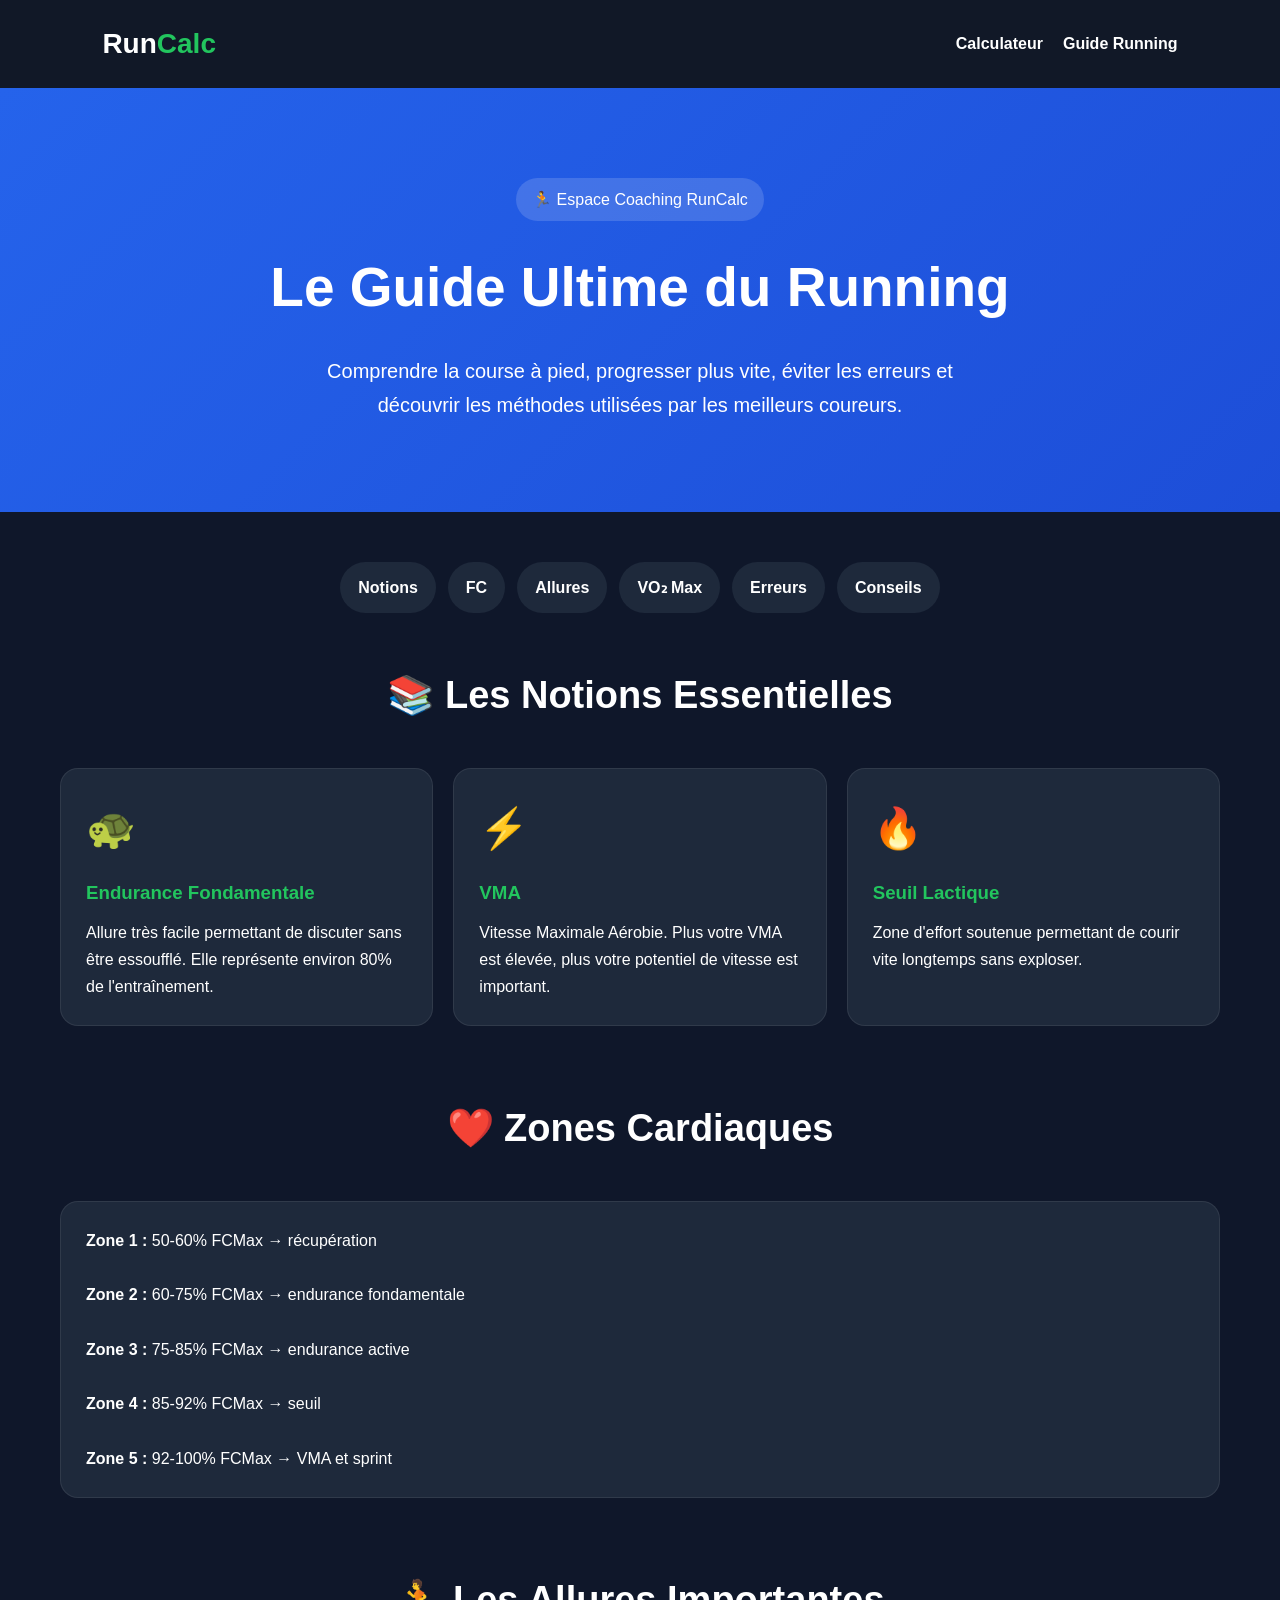
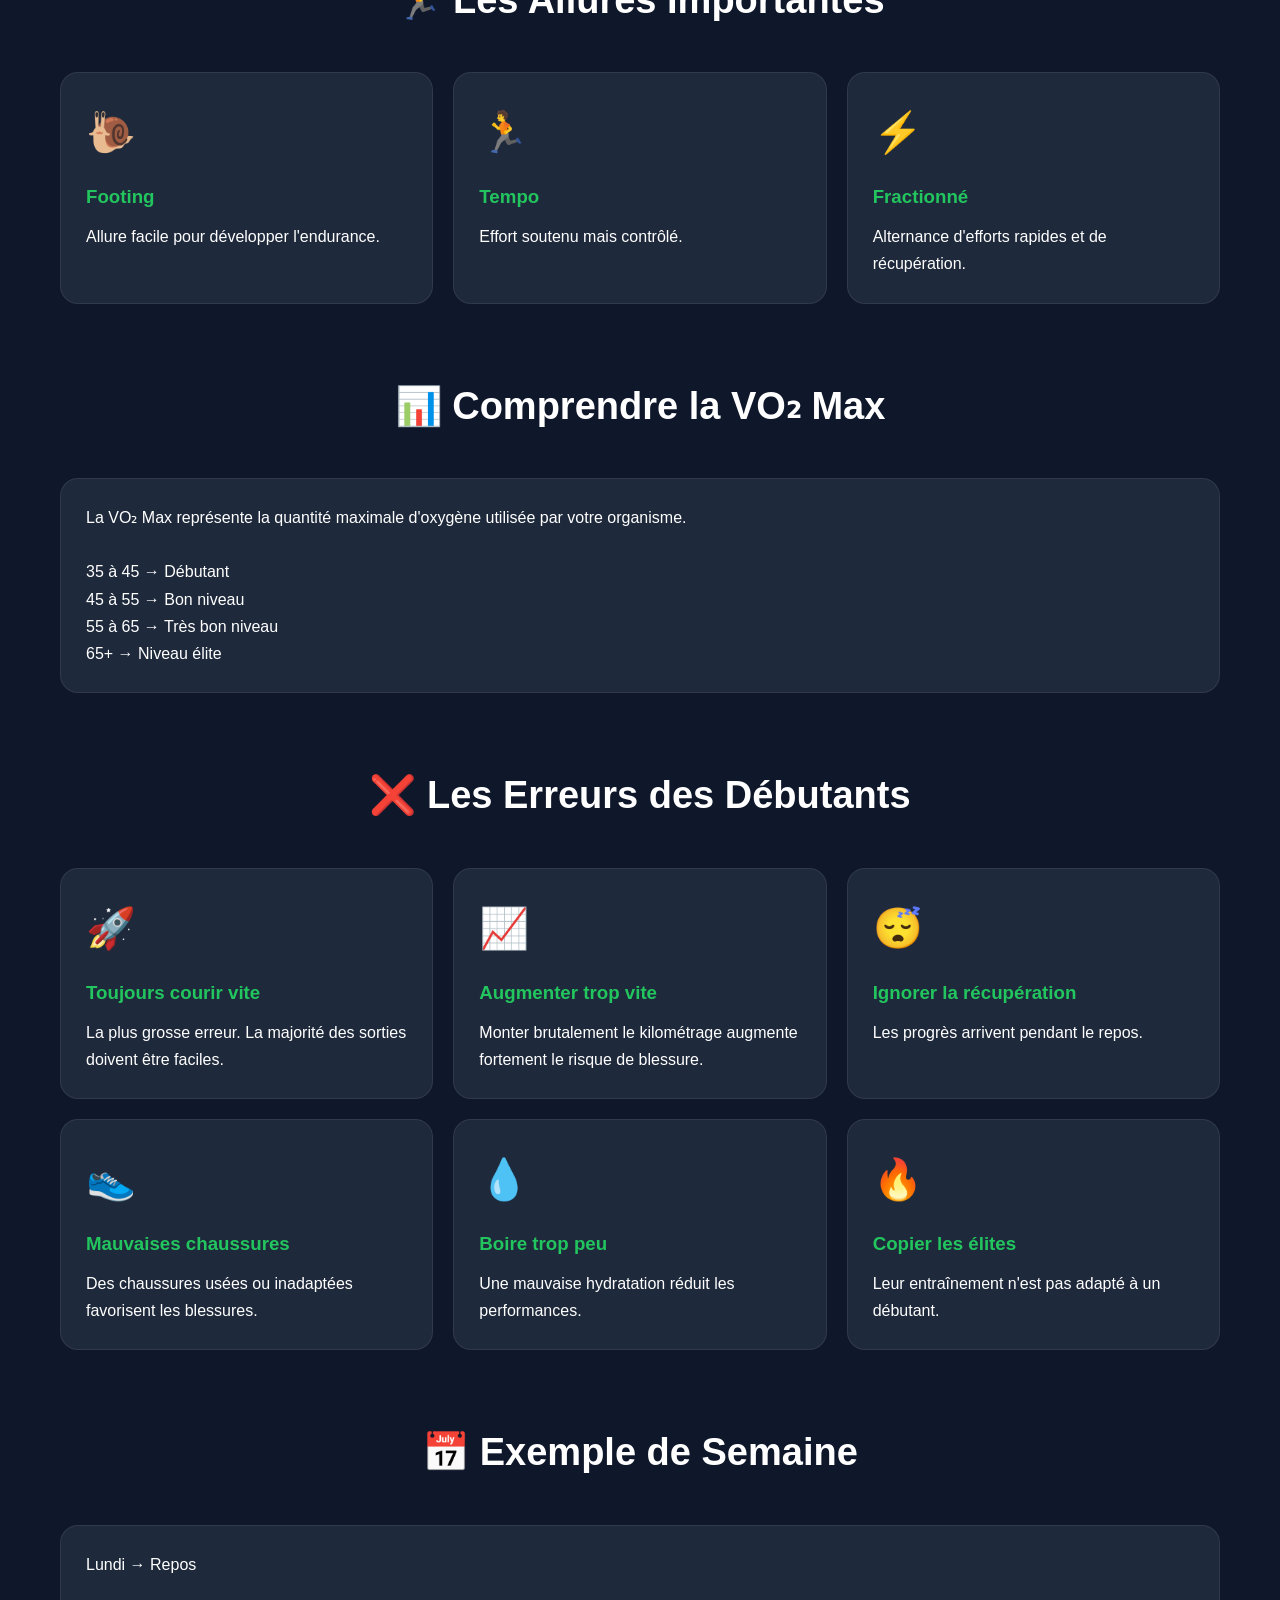
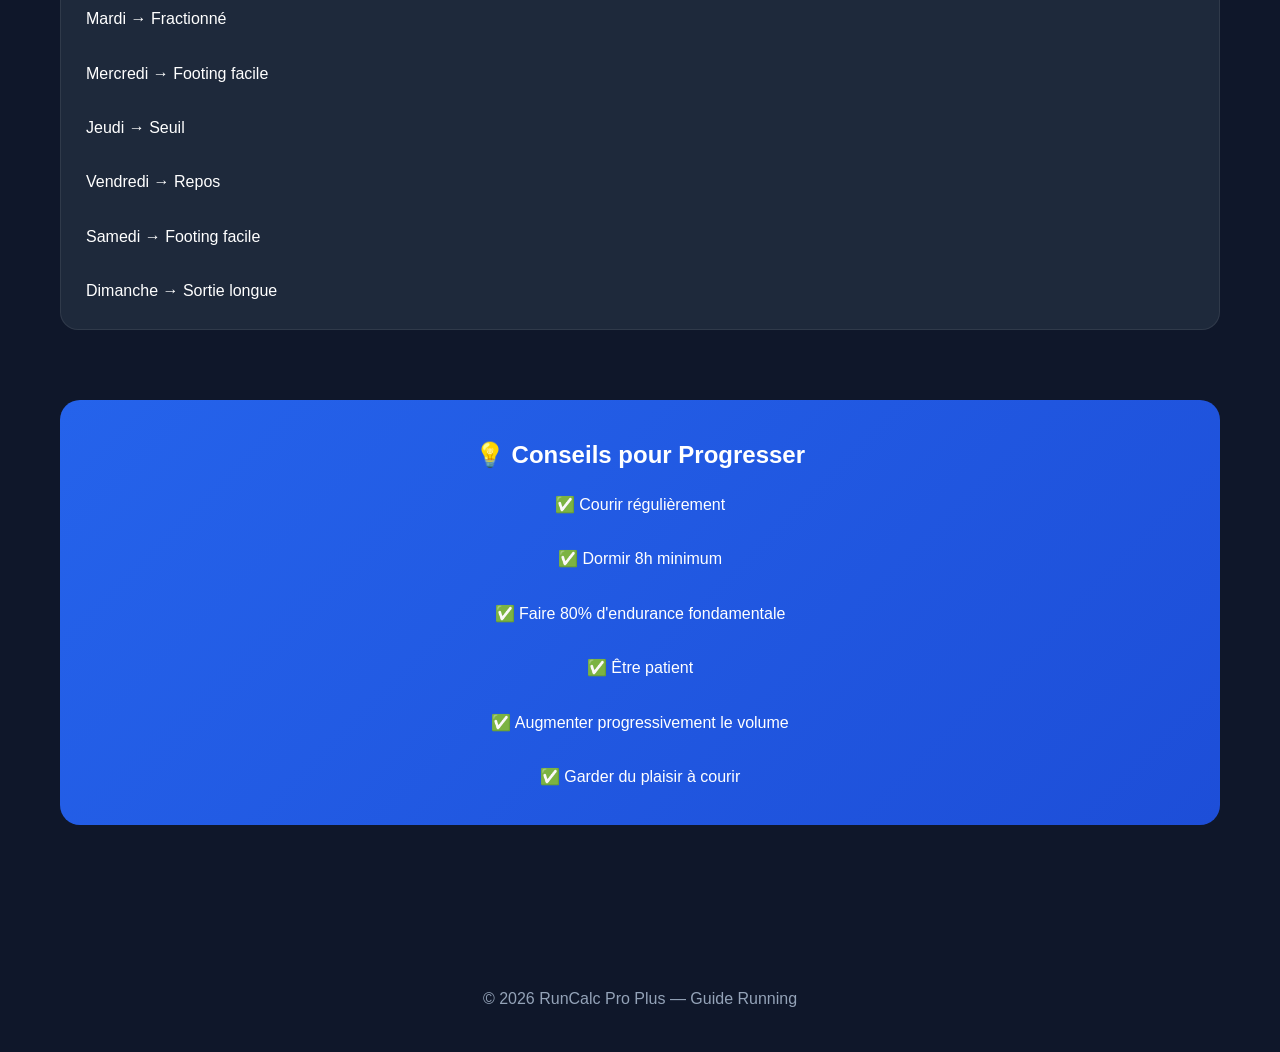
<file: running-guide.html>
<!DOCTYPE html>

<html lang="fr">
<head>
<meta charset="UTF-8">
<meta name="viewport" content="width=device-width, initial-scale=1.0">

<title>Guide Running Complet - RunCalc Pro Plus</title>

<meta name="description" content="Guide complet du running : endurance fondamentale, VMA, VO2 Max, seuil lactique, fréquence cardiaque, erreurs de débutant et conseils d'entraînement.">

<style>

*{
margin:0;
padding:0;
box-sizing:border-box;
font-family:Arial,sans-serif;
}

body{
background:#0f172a;
color:white;
line-height:1.7;
}

nav{
display:flex;
justify-content:space-between;
align-items:center;
padding:20px 8%;
background:#111827;
position:sticky;
top:0;
z-index:100;
}

.logo{
font-size:28px;
font-weight:700;
}

.logo span{
color:#22c55e;
}

.nav-links{
display:flex;
gap:20px;
list-style:none;
}

.nav-links a{
color:white;
text-decoration:none;
font-weight:600;
}

.nav-links a:hover{
color:#22c55e;
}

.hero{
padding:90px 20px;
text-align:center;
background:linear-gradient(135deg,#2563eb,#1d4ed8);
}

.badge{
display:inline-block;
padding:8px 16px;
background:rgba(255,255,255,.15);
border-radius:999px;
margin-bottom:20px;
}

.hero h1{
font-size:55px;
margin-bottom:20px;
}

.hero p{
max-width:700px;
margin:auto;
font-size:20px;
}

.container{
max-width:1200px;
margin:auto;
padding:50px 20px;
}

.section{
margin-bottom:70px;
}

.section-title{
font-size:38px;
text-align:center;
margin-bottom:40px;
}

.grid{
display:grid;
grid-template-columns:repeat(auto-fit,minmax(280px,1fr));
gap:20px;
}

.card{
background:#1e293b;
padding:25px;
border-radius:18px;
border:1px solid rgba(255,255,255,.08);
transition:.3s;
}

.card:hover{
transform:translateY(-5px);
box-shadow:0 15px 35px rgba(37,99,235,.25);
}

.card-icon{
font-size:40px;
margin-bottom:15px;
}

.card h3{
margin-bottom:10px;
color:#22c55e;
}

.guide-menu{
display:flex;
justify-content:center;
flex-wrap:wrap;
gap:12px;
margin-bottom:50px;
}

.guide-menu a{
background:#1e293b;
padding:12px 18px;
border-radius:999px;
color:white;
text-decoration:none;
font-weight:600;
}

.guide-menu a:hover{
background:#2563eb;
}

.tip-box{
background:linear-gradient(135deg,#2563eb,#1d4ed8);
padding:35px;
border-radius:20px;
text-align:center;
}

.tip-box h2{
margin-bottom:15px;
}

footer{
padding:40px;
text-align:center;
color:#94a3b8;
}

@media(max-width:768px){

.hero h1{
font-size:38px;
}

.hero p{
font-size:17px;
}

.section-title{
font-size:30px;
}

}

</style>

</head>

<body>

<nav>
<div class="logo">Run<span>Calc</span></div>

<ul class="nav-links">
<li><a href="index.html">Calculateur</a></li>
<li><a href="guide-running.html">Guide Running</a></li>
</ul>
</nav>

<header class="hero">

<span class="badge">🏃 Espace Coaching RunCalc</span>

<h1>Le Guide Ultime du Running</h1>

<p>
Comprendre la course à pied, progresser plus vite, éviter les erreurs et découvrir les méthodes utilisées par les meilleurs coureurs.
</p>

</header>

<div class="container">

<div class="guide-menu">
<a href="#notions">Notions</a>
<a href="#zones">FC</a>
<a href="#allures">Allures</a>
<a href="#vo2">VO₂ Max</a>
<a href="#erreurs">Erreurs</a>
<a href="#conseils">Conseils</a>
</div>

<section class="section" id="notions">

<h2 class="section-title">📚 Les Notions Essentielles</h2>

<div class="grid">

<div class="card">
<div class="card-icon">🐢</div>
<h3>Endurance Fondamentale</h3>
<p>
Allure très facile permettant de discuter sans être essoufflé.
Elle représente environ 80% de l'entraînement.
</p>
</div>

<div class="card">
<div class="card-icon">⚡</div>
<h3>VMA</h3>
<p>
Vitesse Maximale Aérobie. Plus votre VMA est élevée, plus votre potentiel de vitesse est important.
</p>
</div>

<div class="card">
<div class="card-icon">🔥</div>
<h3>Seuil Lactique</h3>
<p>
Zone d'effort soutenue permettant de courir vite longtemps sans exploser.
</p>
</div>

</div>

</section>

<section class="section" id="zones">

<h2 class="section-title">❤️ Zones Cardiaques</h2>

<div class="card">

<p>

<b>Zone 1 :</b> 50-60% FCMax → récupération

<br><br>

<b>Zone 2 :</b> 60-75% FCMax → endurance fondamentale

<br><br>

<b>Zone 3 :</b> 75-85% FCMax → endurance active

<br><br>

<b>Zone 4 :</b> 85-92% FCMax → seuil

<br><br>

<b>Zone 5 :</b> 92-100% FCMax → VMA et sprint

</p>

</div>

</section>

<section class="section" id="allures">

<h2 class="section-title">🏃 Les Allures Importantes</h2>

<div class="grid">

<div class="card">
<div class="card-icon">🐌</div>
<h3>Footing</h3>
<p>Allure facile pour développer l'endurance.</p>
</div>

<div class="card">
<div class="card-icon">🏃</div>
<h3>Tempo</h3>
<p>Effort soutenu mais contrôlé.</p>
</div>

<div class="card">
<div class="card-icon">⚡</div>
<h3>Fractionné</h3>
<p>Alternance d'efforts rapides et de récupération.</p>
</div>

</div>

</section>

<section class="section" id="vo2">

<h2 class="section-title">📊 Comprendre la VO₂ Max</h2>

<div class="card">

<p>

La VO₂ Max représente la quantité maximale d'oxygène utilisée par votre organisme.

<br><br>

35 à 45 → Débutant

<br>

45 à 55 → Bon niveau

<br>

55 à 65 → Très bon niveau

<br>

65+ → Niveau élite

</p>

</div>

</section>

<section class="section" id="erreurs">

<h2 class="section-title">❌ Les Erreurs des Débutants</h2>

<div class="grid">

<div class="card">
<div class="card-icon">🚀</div>
<h3>Toujours courir vite</h3>
<p>
La plus grosse erreur. La majorité des sorties doivent être faciles.
</p>
</div>

<div class="card">
<div class="card-icon">📈</div>
<h3>Augmenter trop vite</h3>
<p>
Monter brutalement le kilométrage augmente fortement le risque de blessure.
</p>
</div>

<div class="card">
<div class="card-icon">😴</div>
<h3>Ignorer la récupération</h3>
<p>
Les progrès arrivent pendant le repos.
</p>
</div>

<div class="card">
<div class="card-icon">👟</div>
<h3>Mauvaises chaussures</h3>
<p>
Des chaussures usées ou inadaptées favorisent les blessures.
</p>
</div>

<div class="card">
<div class="card-icon">💧</div>
<h3>Boire trop peu</h3>
<p>
Une mauvaise hydratation réduit les performances.
</p>
</div>

<div class="card">
<div class="card-icon">🔥</div>
<h3>Copier les élites</h3>
<p>
Leur entraînement n'est pas adapté à un débutant.
</p>
</div>

</div>

</section>

<section class="section">

<h2 class="section-title">📅 Exemple de Semaine</h2>

<div class="card">

<p>

Lundi → Repos

<br><br>

Mardi → Fractionné

<br><br>

Mercredi → Footing facile

<br><br>

Jeudi → Seuil

<br><br>

Vendredi → Repos

<br><br>

Samedi → Footing facile

<br><br>

Dimanche → Sortie longue

</p>

</div>

</section>

<section class="section" id="conseils">

<div class="tip-box">

<h2>💡 Conseils pour Progresser</h2>

<p>

✅ Courir régulièrement

<br><br>

✅ Dormir 8h minimum

<br><br>

✅ Faire 80% d'endurance fondamentale

<br><br>

✅ Être patient

<br><br>

✅ Augmenter progressivement le volume

<br><br>

✅ Garder du plaisir à courir

</p>

</div>

</section>

</div>

<footer>

© 2026 RunCalc Pro Plus — Guide Running

</footer>

</body>
</html>
</file>
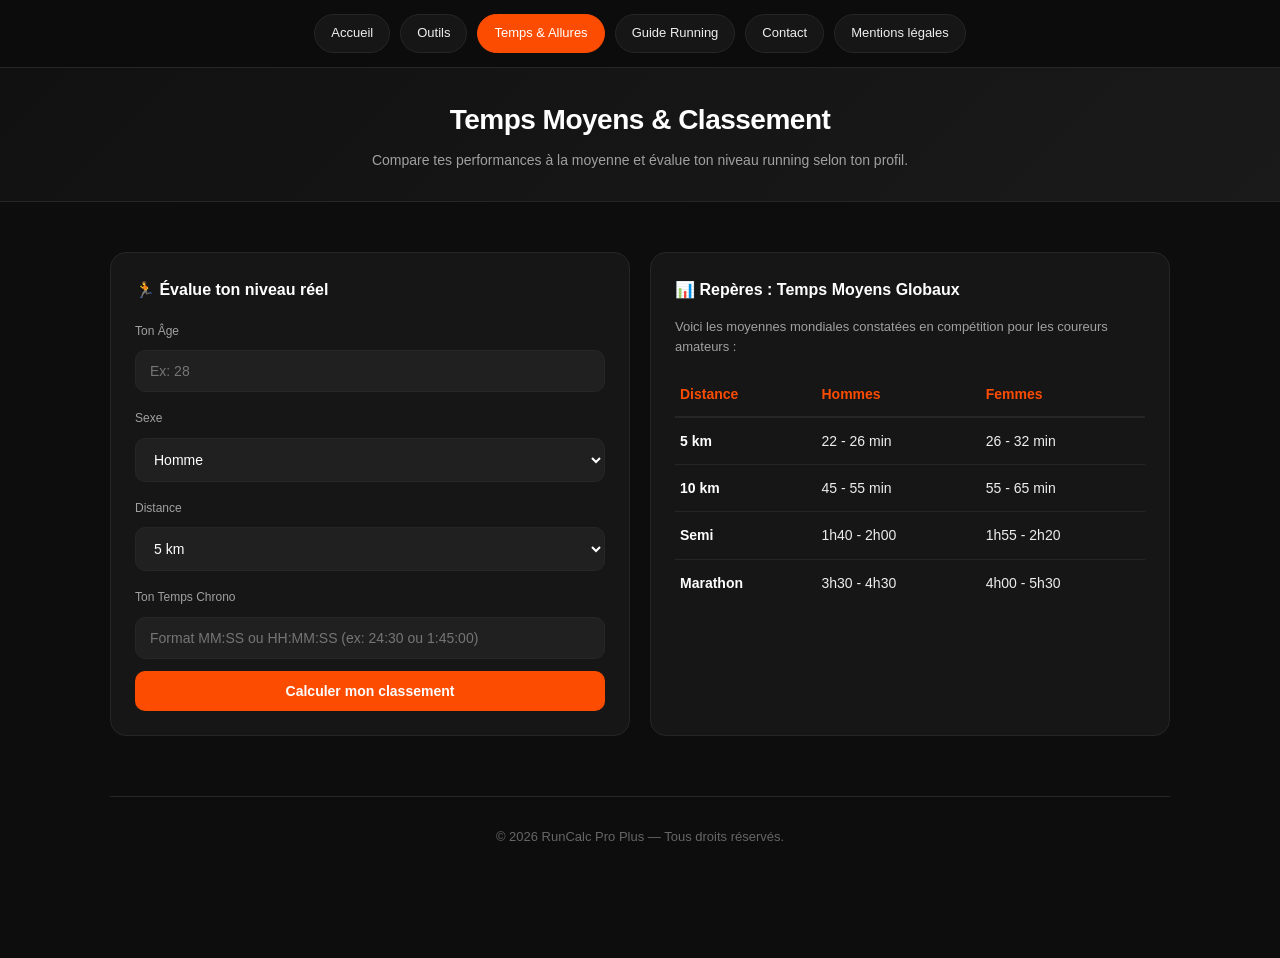
<file: temps.html>
<!DOCTYPE html>
<html lang="fr">
<head>
  <meta charset="UTF-8">
  <meta name="viewport" content="width=device-width, initial-scale=1.0">
  <title>Temps moyens & Classement Running | RunCalc Pro Plus</title>
  <meta name="description" content="Compare tes chronos de course à pied sur 5 km, 10 km, semi et marathon. Découvre ton classement et ton niveau réel selon ton âge.">
  
  <link rel="stylesheet" href="style.css">

  <script async src="https://pagead2.googlesyndication.com/pagead/js/adsbygoogle.js?client=ca-pub-9530999475279577" crossorigin="anonymous"></script>
</head>
<body>

  <nav>
    <a href="index.html">Accueil</a>
    <a href="https://runcalcfr.github.io/executercalc.html">Outils</a>
    <a href="temps.html" class="active">Temps & Allures</a>
    <a href="guide-running.html">Guide Running</a>
    <a href="contact.html">Contact</a>
    <a href="mentions-legales.html">Mentions légales</a>
  </nav>

  <header>
    <h1>Temps Moyens & Classement</h1>
    <p>Compare tes performances à la moyenne et évalue ton niveau running selon ton profil.</p>
  </header>

  <div class="container">

    <div class="ads">
      <ins class="adsbygoogle" style="display:block" data-ad-client="ca-pub-9530999475279577" data-ad-slot="5943686303" data-ad-format="auto" data-full-width-responsive="true"></ins>
      <script>(adsbygoogle = window.adsbygoogle || []).push({});</script>
    </div>

    <div class="grid" style="grid-template-columns: repeat(auto-fit, minmax(320px, 1fr));">
      
      <div class="card">
        <h3>🏃 Évalue ton niveau réel</h3>
        
        <label class="label">Ton Âge</label>
        <input type="number" id="age" placeholder="Ex: 28" min="1" max="100">

        <label class="label">Sexe</label>
        <select id="sexe">
          <option value="H">Homme</option>
          <option value="F">Femme</option>
        </select>

        <label class="label">Distance</label>
        <select id="distance">
          <option value="5">5 km</option>
          <option value="10">10 km</option>
          <option value="21">Semi-marathon (21.1 km)</option>
          <option value="42">Marathon (42.195 km)</option>
        </select>

        <label class="label">Ton Temps Chrono</label>
        <input type="text" id="time" placeholder="Format MM:SS ou HH:MM:SS (ex: 24:30 ou 1:45:00)">

        <button onclick="calculNiveau()">Calculer mon classement</button>

        <div class="result" id="result" style="display: none; margin-top: 20px; line-height: 1.6;"></div>
      </div>

      <div class="card">
        <h3>📊 Repères : Temps Moyens Globaux</h3>
        <p style="color:var(--text-muted); font-size:13px; margin-bottom:15px;">Voici les moyennes mondiales constatées en compétition pour les coureurs amateurs :</p>
        
        <table style="width:100%; border-collapse:collapse; font-size:14px; text-align:left;">
          <thead>
            <tr style="border-bottom: 2px solid var(--border); color:var(--orange);">
              <th style="padding:10px 5px;">Distance</th>
              <th style="padding:10px 5px;">Hommes</th>
              <th style="padding:10px 5px;">Femmes</th>
            </tr>
          </thead>
          <tbody>
            <tr style="border-bottom: 1px solid var(--border);">
              <td style="padding:12px 5px; font-weight:600;">5 km</td>
              <td style="padding:12px 5px; color:#eee;">22 - 26 min</td>
              <td style="padding:12px 5px; color:#eee;">26 - 32 min</td>
            </tr>
            <tr style="border-bottom: 1px solid var(--border);">
              <td style="padding:12px 5px; font-weight:600;">10 km</td>
              <td style="padding:12px 5px; color:#eee;">45 - 55 min</td>
              <td style="padding:12px 5px; color:#eee;">55 - 65 min</td>
            </tr>
            <tr style="border-bottom: 1px solid var(--border);">
              <td style="padding:12px 5px; font-weight:600;">Semi</td>
              <td style="padding:12px 5px; color:#eee;">1h40 - 2h00</td>
              <td style="padding:12px 5px; color:#eee;">1h55 - 2h20</td>
            </tr>
            <tr>
              <td style="padding:12px 5px; font-weight:600;">Marathon</td>
              <td style="padding:12px 5px; color:#eee;">3h30 - 4h30</td>
              <td style="padding:12px 5px; color:#eee;">4h00 - 5h30</td>
            </tr>
          </tbody>
        </table>
      </div>

    </div>

    <div class="ads">
      <ins class="adsbygoogle" style="display:block" data-ad-client="ca-pub-9530999475279577" data-ad-slot="7452209090" data-ad-format="auto" data-full-width-responsive="true"></ins>
      <script>(adsbygoogle = window.adsbygoogle || []).push({});</script>
    </div>

    <div class="footer">
      © 2026 RunCalc Pro Plus — Tous droits réservés.
    </div>
  </div>

  <script>
    // Convertisseur de temps intelligent (gère mm:ss et hh:mm:ss)
    function parseTimeToMinutes(tStr) {
      if (!tStr) return null;
      let parts = tStr.trim().split(":");
      if (parts.length === 2) {
        // mm:ss
        return (parseFloat(parts[0]) || 0) + (parseFloat(parts[1]) || 0) / 60;
      } else if (parts.length === 3) {
        // hh:mm:ss
        return (parseFloat(parts[0]) || 0) * 60 + (parseFloat(parts[1]) || 0) + (parseFloat(parts[2]) || 0) / 60;
      }
      return parseFloat(tStr) || null;
    }

    function calculNiveau() {
      let age = parseInt(document.getElementById("age").value);
      let sexe = document.getElementById("sexe").value;
      let dist = document.getElementById("distance").value;
      let timeStr = document.getElementById("time").value;
      let resultDiv = document.getElementById("result");

      let totalMinutes = parseTimeToMinutes(timeStr);

      if (!age || !totalMinutes) {
        resultDiv.style.display = "block";
        resultDiv.innerHTML = "⚠️ Remplis l'âge et le temps correctement (ex: 24:30).";
        return;
      }

      // Base de chronos de référence mondiaux (en minutes)
      let refTime = 0;
      if (dist === "5")   refTime = (sexe === "H") ? 13.0 : 14.5;
      if (dist === "10")  refTime = (sexe === "H") ? 27.0 : 30.0;
      if (dist === "21")  refTime = (sexe === "H") ? 58.0 : 65.0;
      if (dist === "42")  refTime = (sexe === "H") ? 122.0 : 135.0;

      // Calcul du coefficient de performance de base
      let performanceRatio = (refTime / totalMinutes) * 100;

      // Ajustement réaliste selon l'âge
      if (age < 18) performanceRatio += (18 - age) * 1.2;
      if (age > 38) performanceRatio += (age - 38) * 0.7;

      // Borner le score final entre 10 et 100
      let scoreFinal = Math.min(100, Math.max(10, Math.round(performanceRatio)));

      // Attribution du niveau
      let niveau = "";
      let description = "";
      if (scoreFinal >= 85) {
        niveau = "🥇 Athlète Élite / Régional";
        description = "Ton chrono est exceptionnel pour ton profil. Tu te situes dans le haut du panier des compétiteurs.";
      } else if (scoreFinal >= 70) {
        niveau = "🥈 Excellent niveau (Top 20%)";
        description = "Trés solide performance ! Tu cours nettement plus vite que la moyenne des pratiquants.";
      } else if (scoreFinal >= 50) {
        niveau = "🥉 Niveau Moyen Régulier";
        description = "Bonne performance. Tu es parfaitement calé dans le peloton global des coureurs amateurs.";
      } else {
        niveau = "🏃 Niveau Débutant / Reprise";
        description = "C'est un bon point de départ ! Continue l'entraînement régulier pour voir ton score grimper.";
      }

      // Affichage du résultat enrichi
      resultDiv.style.display = "block";
      resultDiv.innerHTML = `
        <div style="font-size:16px; color:#fff; margin-bottom:8px;">Score d'Efficacité : <strong style="color:var(--orange); font-size:22px;">${scoreFinal}/100</strong></div>
        <div style="font-weight:700; color:#fff; margin-bottom:10px;">Rang estimé : ${niveau}</div>
        <p style="color:var(--text-muted); font-size:13px; margin:0;">${description}</p>
      `;
    }
  </script>
</body>
</html>
</file>
<file: style.css>
/* ============================================================
   DESIGN SYSTÈME GLOBAL - RUNCALC PRO (style.css)
   ============================================================ */
:root {
  --orange: #fc4c02;
  --orange-hover: #ff6b2c;
  --bg: #0d0d0d;
  --card: #161616;
  --card-hover: #1e1e1e;
  --text: #ffffff;
  --text-muted: #a0a0a0;
  --border: #262626;
  --success: #10b981;
}

* {
  margin: 0;
  padding: 0;
  box-sizing: border-box;
}

body {
  font-family: -apple-system, BlinkMacSystemFont, "Segoe UI", Roboto, Helvetica, Arial, sans-serif;
  background-color: var(--bg);
  color: var(--text);
  line-height: 1.6;
  padding-bottom: 60px;
}

/* Header & Navigation */
header {
  background: linear-gradient(135deg, #111111, #1a1a1a);
  padding: 30px 20px;
  text-align: center;
  border-bottom: 1px solid var(--border);
}

header h1 {
  font-size: 28px;
  font-weight: 800;
  letter-spacing: -0.5px;
  margin-bottom: 6px;
}

header p {
  font-size: 14px;
  color: var(--text-muted);
}

nav {
  position: sticky;
  top: 0;
  z-index: 1000;
  background: rgba(13, 13, 13, 0.9);
  backdrop-filter: blur(10px);
  display: flex;
  justify-content: center;
  gap: 10px;
  padding: 14px;
  flex-wrap: wrap;
  border-bottom: 1px solid var(--border);
}

nav a {
  color: #eee;
  text-decoration: none;
  padding: 8px 16px;
  background: var(--card);
  border: 1px solid var(--border);
  border-radius: 20px;
  transition: all .2s ease;
  font-size: 13px;
  font-weight: 500;
}

nav a:hover, nav a.active { 
  background: var(--orange); 
  border-color: var(--orange);
  color: white;
}

/* Layout */
.container {
  max-width: 1100px;
  margin: auto;
  padding: 20px;
}

.section-title {
  font-size: 22px;
  font-weight: 700;
  margin: 35px 0 20px 0;
  display: flex;
  align-items: center;
  gap: 10px;
}

.grid {
  display: grid;
  grid-template-columns: repeat(auto-fit, minmax(280px, 1fr));
  gap: 20px;
}

/* Cards & Formulaires */
.card {
  background: var(--card);
  padding: 24px;
  border-radius: 16px;
  border: 1px solid var(--border);
  transition: all .25s ease;
}

.card:hover {
  border-color: #3a3a3a;
  background-color: var(--card-hover);
}

.card h3 {
  font-size: 16px;
  font-weight: 600;
  margin-bottom: 14px;
}

.stat {
  font-size: 36px;
  font-weight: 800;
  color: var(--orange);
  letter-spacing: -1px;
  margin: 5px 0;
}

.label {
  color: var(--text-muted);
  font-size: 12px;
}

input, select {
  width: 100%;
  padding: 12px 14px;
  margin-top: 8px;
  margin-bottom: 12px;
  border: 1px solid var(--border);
  border-radius: 10px;
  background: #202020;
  color: white;
  font-size: 14px;
  transition: border .2s;
}

input:focus, select:focus {
  outline: none;
  border-color: var(--orange);
}

button {
  width: 100%;
  padding: 12px;
  border: none;
  border-radius: 10px;
  background: var(--orange);
  color: white;
  font-weight: 600;
  cursor: pointer;
  font-size: 14px;
  transition: background .2s;
}

button:hover { background: var(--orange-hover); }

button.danger { background: #2a1414; color: #f87171; border: 1px solid #451a1a; }
button.danger:hover { background: #451a1a; }

/* Résultats & Listes */
.result {
  margin-top: 14px;
  padding: 12px;
  background: #1e1e1e;
  border-radius: 10px;
  color: var(--orange);
  font-weight: 600;
  font-size: 14px;
  border-left: 3px solid var(--orange);
}

.run-item {
  background: var(--card);
  padding: 14px;
  margin-top: 10px;
  border-radius: 10px;
  border: 1px solid var(--border);
  font-size: 13px;
}

/* Pubs & Footer */
.ads { margin: 30px 0; text-align: center; }
.footer { margin-top: 60px; padding: 30px; text-align: center; color: #666; font-size: 13px; border-top: 1px solid var(--border); }
</file>
